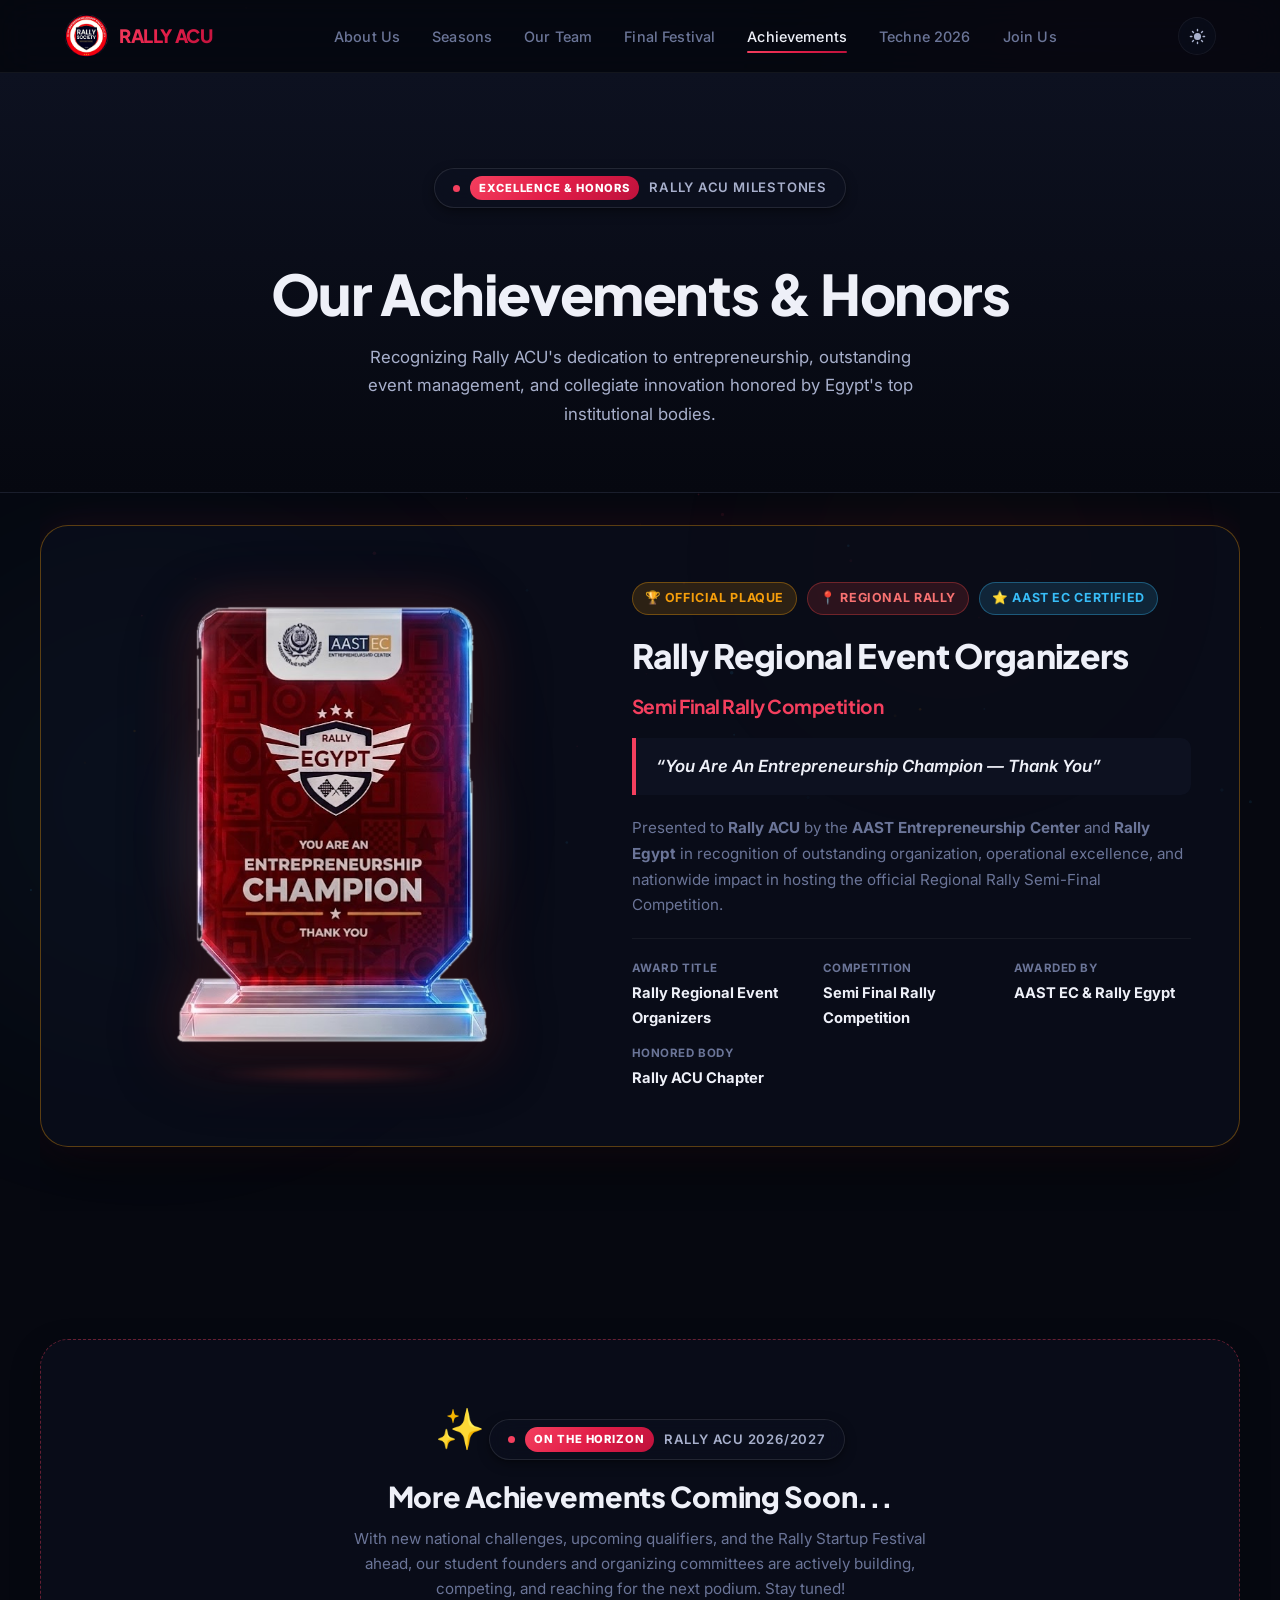
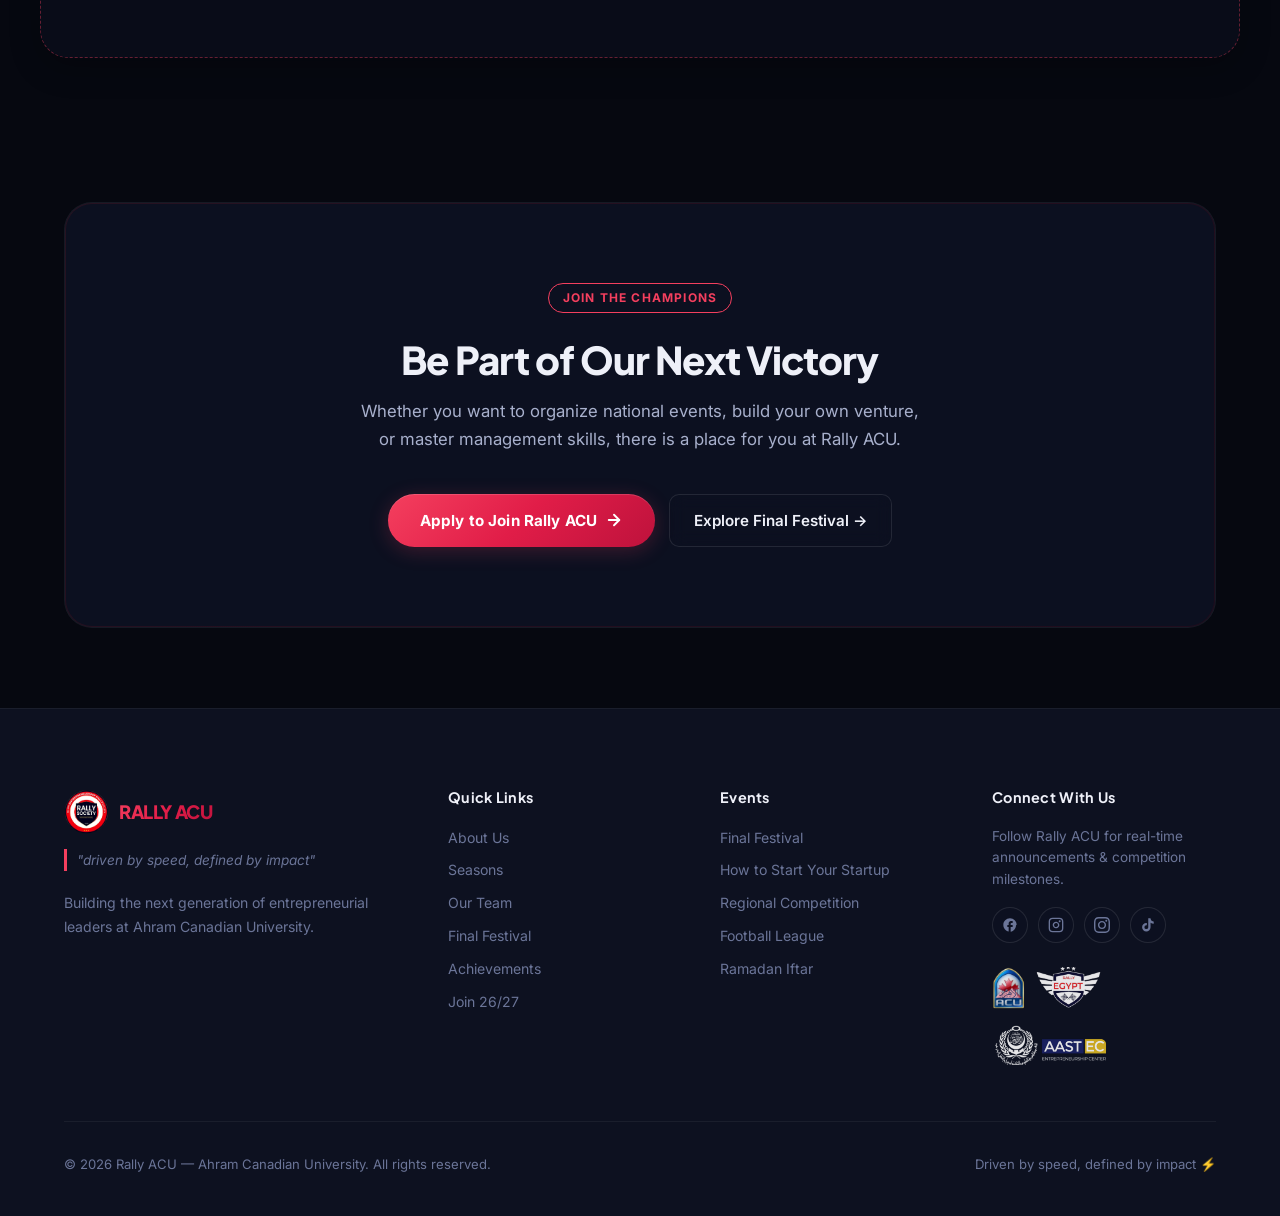
<file: achievements.html>
<!DOCTYPE html>
<html lang="en" data-theme="dark">
<head>
  <meta charset="UTF-8">
  <meta name="viewport" content="width=device-width, initial-scale=1.0">
  <title>Achievements &amp; Honors | Rally ACU</title>
  <meta name="description" content="Discover Rally ACU's official honors and achievements, including the Rally Regional Event Organizers trophy for the Semi Final Rally Competition awarded by AAST EC and Rally Egypt.">
  <meta name="keywords" content="Rally ACU Achievements, Rally Regional Event Organizers, Semi Final Rally Competition, AAST Entrepreneurship Center, Ahram Canadian University, Trophy, Awards">
  <meta name="author" content="Rally ACU">
  <meta property="og:title" content="Achievements &amp; Honors | Rally ACU">
  <meta property="og:description" content="Official recognition and trophies earned by Rally ACU, featuring the Rally Regional Event Organizers award for the Semi Final Rally Competition.">
  <meta property="og:type" content="website">
  <link rel="icon" type="image/png" href="assets/img/logos/rally-main-logo.png">
  <link rel="stylesheet" href="assets/css/style.css">
</head>
<body>

  <!-- Scroll Progress -->
  <div class="scroll-progress-bar" id="scroll-progress" aria-hidden="true"></div>

  <!-- Ambient Particles Canvas -->
  <canvas id="particle-canvas" aria-hidden="true"></canvas>

  <!-- Glow Orbs -->
  <div class="glow-orb orb-1" aria-hidden="true"></div>
  <div class="glow-orb orb-2" aria-hidden="true"></div>
  <div class="glow-orb orb-3" aria-hidden="true"></div>

  <!-- NAV -->
  <header class="main-header" id="main-header">
    <div class="container navbar">
      <a href="index.html" class="logo-container" aria-label="Rally ACU Home">
        <img src="assets/img/logos/rally-main-logo.png" alt="Rally ACU Logo">
        <span class="brand-text">RALLY ACU</span>
      </a>

      <nav aria-label="Main Navigation">
        <ul class="nav-menu" id="nav-menu">
          <li><a href="index.html#about" class="nav-link">About Us</a></li>
          <li><a href="seasons.html" class="nav-link">Seasons</a></li>
          <li><a href="team.html" class="nav-link">Our Team</a></li>
          <li><a href="final-festival.html" class="nav-link">Final Festival</a></li>
          <li><a href="achievements.html" class="nav-link active">Achievements</a></li>
          <li><a href="techne-summit.html" class="nav-link">Techne 2026</a></li>
          <li><a href="index.html#register" class="nav-link">Join Us</a></li>
        </ul>
      </nav>

      <div class="nav-controls">
        <button class="theme-toggle-btn" id="theme-toggle" aria-label="Toggle light and dark mode">
          <svg class="sun-icon" viewBox="0 0 24 24" fill="none" stroke="currentColor" stroke-width="2" stroke-linecap="round" stroke-linejoin="round">
            <circle cx="12" cy="12" r="4"></circle>
            <path d="M12 2v2M12 20v2M4.93 4.93l1.41 1.41M17.66 17.66l1.41 1.41M2 12h2M20 12h2M6.34 17.66l-1.41 1.41M19.07 4.93l-1.41 1.41"></path>
          </svg>
          <svg class="moon-icon" viewBox="0 0 24 24" fill="none" stroke="currentColor" stroke-width="2" stroke-linecap="round" stroke-linejoin="round">
            <path d="M12 3a6 6 0 0 0 9 9 9 0 1 1-9-9Z"></path>
          </svg>
        </button>
        <button class="hamburger" id="hamburger-menu" aria-label="Toggle navigation menu" aria-expanded="false" aria-controls="nav-menu">
          <span></span><span></span><span></span>
        </button>
      </div>
    </div>
  </header>

  <main id="main-content">

    <!-- ═══ PAGE HERO ═══════════════════════════════════ -->
    <section class="page-hero">
      <div class="container">
        <div class="hero-badge" aria-label="Milestones & Excellence">
          <span class="hero-badge-dot"></span>
          <span class="hero-badge-pill">Excellence &amp; Honors</span>
          <span class="hero-badge-text">Rally ACU Milestones</span>
        </div>

        <h1 class="page-hero-title">
          Our Achievements &amp; Honors
        </h1>

        <p class="page-hero-desc">
          Recognizing Rally ACU's dedication to entrepreneurship, outstanding event management, and collegiate innovation honored by Egypt's top institutional bodies.
        </p>
      </div>
    </section>

    <!-- ═══ FEATURED AWARD: RALLY REGIONAL EVENT ORGANIZERS ════════════ -->
    <section class="trophy-spotlight-section container" id="trophy-showcase">
      <div class="trophy-showcase-card spotlight-card reveal">
        
        <!-- Trophy Visual with Ambient Lighting -->
        <div class="trophy-visual-container">
          <div class="trophy-glow-backdrop" aria-hidden="true"></div>
          <div class="trophy-img-wrap">
            <img src="assets/img/rally-trophy.png" alt="Rally Regional Event Organizers Trophy - Semi Final Rally Competition">
          </div>
          <div class="trophy-reflection-plate" aria-hidden="true"></div>
        </div>

        <!-- Award Details & Story -->
        <div class="trophy-details">
          <div class="trophy-meta-pills">
            <span class="trophy-pill pill-gold">🏆 Official Plaque</span>
            <span class="trophy-pill pill-red">📍 Regional Rally</span>
            <span class="trophy-pill pill-cyan">⭐ AAST EC Certified</span>
          </div>

          <h2 class="trophy-award-title">
            Rally Regional Event Organizers
          </h2>
          <h3 class="trophy-award-sub">
            Semi Final Rally Competition
          </h3>

          <div class="trophy-quote-box">
            &ldquo;You Are An Entrepreneurship Champion &mdash; Thank You&rdquo;
          </div>

          <p class="trophy-award-desc">
            Presented to <strong>Rally ACU</strong> by the <strong>AAST Entrepreneurship Center</strong> and <strong>Rally Egypt</strong> in recognition of outstanding organization, operational excellence, and nationwide impact in hosting the official Regional Rally Semi-Final Competition.
          </p>

          <div class="trophy-specs-grid">
            <div class="trophy-spec-item">
              <span class="trophy-spec-label">Award Title</span>
              <span class="trophy-spec-val">Rally Regional Event Organizers</span>
            </div>
            <div class="trophy-spec-item">
              <span class="trophy-spec-label">Competition</span>
              <span class="trophy-spec-val">Semi Final Rally Competition</span>
            </div>
            <div class="trophy-spec-item">
              <span class="trophy-spec-label">Awarded By</span>
              <span class="trophy-spec-val">AAST EC &amp; Rally Egypt</span>
            </div>
            <div class="trophy-spec-item">
              <span class="trophy-spec-label">Honored Body</span>
              <span class="trophy-spec-val">Rally ACU Chapter</span>
            </div>
          </div>
        </div>

      </div>
    </section>

    <!-- ═══ MORE ACHIEVEMENTS COMING SOON ═════════════════ -->
    <section class="section-padding container" id="upcoming-achievements">
      <div class="more-achievements-wrap reveal">
        <div class="more-achievements-icon" aria-hidden="true">✨</div>
        <div class="hero-badge" style="margin: 0 auto 1.25rem auto; width: fit-content;" aria-label="Future Milestones">
          <span class="hero-badge-dot"></span>
          <span class="hero-badge-pill">On The Horizon</span>
          <span class="hero-badge-text">Rally ACU 2026/2027</span>
        </div>
        <h2 class="more-achievements-title">
          More Achievements Coming Soon...
        </h2>
        <p class="more-achievements-desc">
          With new national challenges, upcoming qualifiers, and the Rally Startup Festival ahead, our student founders and organizing committees are actively building, competing, and reaching for the next podium. Stay tuned!
        </p>
      </div>
    </section>

    <!-- ═══ CALL TO ACTION ═════════════════════════════════ -->
    <section class="container reveal" style="margin-bottom: 5rem;">
      <div class="coming-soon" style="margin-top: 2rem;">
        <div class="coming-soon-badge">Join the Champions</div>
        <h3>Be Part of Our Next Victory</h3>
        <p>
          Whether you want to organize national events, build your own venture, or master management skills, there is a place for you at Rally ACU.
        </p>
        <div class="hero-buttons">
          <a href="https://forms.gle/3cfzVsgtwSCeg1kd9" target="_blank" rel="noopener noreferrer" class="btn-primary" style="border-radius: 30px; padding: 14px 32px;">
            Apply to Join Rally ACU
            <svg width="18" height="18" viewBox="0 0 24 24" fill="none" stroke="currentColor" stroke-width="2.5" stroke-linecap="round" stroke-linejoin="round"><line x1="5" y1="12" x2="19" y2="12"></line><polyline points="12 5 19 12 12 19"></polyline></svg>
          </a>
          <a href="final-festival.html" class="btn-outline">
            Explore Final Festival &rarr;
          </a>
        </div>
      </div>
    </section>

  </main>

  <!-- ═══ FOOTER ═════════════════════════════════════════ -->
  <footer class="footer">
    <div class="container">
      <div class="footer-grid">

        <!-- Brand -->
        <div class="footer-brand">
          <a href="index.html" class="logo-container" style="margin-bottom: 14px; display: inline-flex;">
            <img src="assets/img/logos/rally-main-logo.png" alt="Rally Logo">
            <span class="brand-text">RALLY ACU</span>
          </a>
          <p class="footer-brand-tagline">"driven by speed, defined by impact"</p>
          <p class="footer-brand-desc">
            Building the next generation of entrepreneurial leaders at Ahram Canadian University.
          </p>
        </div>

        <!-- Links -->
        <div class="footer-col">
          <h5>Quick Links</h5>
          <ul>
            <li><a href="index.html#about">About Us</a></li>
            <li><a href="seasons.html">Seasons</a></li>
            <li><a href="team.html">Our Team</a></li>
            <li><a href="final-festival.html">Final Festival</a></li>
            <li><a href="achievements.html">Achievements</a></li>
            <li><a href="https://forms.gle/3cfzVsgtwSCeg1kd9" target="_blank">Join 26/27</a></li>
          </ul>
        </div>

        <!-- Events -->
        <div class="footer-col">
          <h5>Events</h5>
          <ul>
            <li><a href="final-festival.html">Final Festival</a></li>
            <li><a href="seasons.html">How to Start Your Startup</a></li>
            <li><a href="seasons.html">Regional Competition</a></li>
            <li><a href="seasons.html">Football League</a></li>
            <li><a href="seasons.html">Ramadan Iftar</a></li>
          </ul>
        </div>

        <!-- Social -->
        <div class="footer-col">
          <h5>Connect With Us</h5>
          <p style="color: var(--text-muted); font-size: 0.85rem; margin-bottom: 1rem; line-height: 1.6;">Follow Rally ACU for real-time announcements &amp; competition milestones.</p>
          <div class="social-row" style="margin-bottom: 1.5rem;">
            <a href="https://www.facebook.com/share/1CrQotw6cx/" target="_blank" rel="noopener noreferrer" class="social-btn" aria-label="Facebook">
              <svg viewBox="0 0 24 24"><path d="M22 12c0-5.52-4.48-10-10-10S2 6.48 2 12c0 4.84 3.44 8.87 8 9.8V15H8v-3h2V9.5C10 7.57 11.57 6 13.5 6H16v3h-2c-.55 0-1 .45-1 1v2h3v3h-3v6.95c4.56-.93 8-4.96 8-9.75z"/></svg>
            </a>
            <a href="https://www.instagram.com/rallystartupfestival/?hl=en" target="_blank" rel="noopener noreferrer" class="social-btn" aria-label="Instagram Festival">
              <svg viewBox="0 0 24 24"><rect x="2" y="2" width="20" height="20" rx="5" ry="5" fill="none" stroke="currentColor" stroke-width="2"></rect><path d="M16 11.37A4 4 0 1 1 12.63 8 4 4 0 0 1 16 11.37z" fill="none" stroke="currentColor" stroke-width="2"></path><circle cx="17.5" cy="6.5" r="1.5" fill="currentColor"></circle></svg>
            </a>
            <a href="https://www.instagram.com/rally.acu?igsh=MWR3c214c2cwdGNkNA==" target="_blank" rel="noopener noreferrer" class="social-btn" aria-label="Instagram Rally ACU">
              <svg viewBox="0 0 24 24"><path d="M12 2.163c3.204 0 3.584.012 4.85.07 3.252.148 4.771 1.691 4.919 4.919.058 1.265.069 1.645.069 4.849 0 3.205-.012 3.584-.069 4.849-.149 3.225-1.664 4.771-4.919 4.919-1.266.058-1.644.07-4.85.07-3.204 0-3.584-.012-4.849-.07-3.26-.149-4.771-1.699-4.919-4.92-.058-1.265-.07-1.644-.07-4.849 0-3.204.013-3.583.07-4.849.149-3.227 1.664-4.771 4.919-4.919 1.266-.057 1.645-.069 4.849-.069zm0-2.163c-3.259 0-3.667.014-4.947.072-4.358.2-6.78 2.618-6.98 6.98-.059 1.281-.073 1.689-.073 4.948 0 3.259.014 3.668.072 4.948.2 4.358 2.618 6.78 6.98 6.98 1.281.058 1.689.072 4.948.072 3.259 0 3.668-.014 4.948-.072 4.354-.2 6.782-2.618 6.979-6.98.059-1.28.073-1.689.073-4.948 0-3.259-.014-3.667-.072-4.947-.196-4.354-2.617-6.78-6.979-6.98-1.281-.059-1.69-.073-4.949-.073zm0 5.838c-3.403 0-6.162 2.759-6.162 6.162s2.759 6.163 6.162 6.163 6.162-2.759 6.162-6.163c0-3.403-2.759-6.162-6.162-6.162zm0 10.162c-2.209 0-4-1.79-4-4 0-2.209 1.791-4 4-4s4 1.791 4 4c0 2.21-1.791 4-4 4zm6.406-11.845c-.796 0-1.441.645-1.441 1.44s.645 1.44 1.441 1.44c.795 0 1.439-.645 1.439-1.44s-.644-1.44-1.439-1.44z"/></svg>
            </a>
            <a href="https://www.tiktok.com/@rally.acu?_r=1&_t=ZS-97e6Ya2uEYp" target="_blank" rel="noopener noreferrer" class="social-btn" aria-label="TikTok">
              <svg viewBox="0 0 24 24"><path d="M19.59 6.69a4.83 4.83 0 01-3.77-4.25V2h-3.45v13.67a2.89 2.89 0 01-2.88 2.5 2.89 2.89 0 01-2.89-2.89 2.89 2.89 0 012.89-2.89c.28 0 .54.04.79.1V9.01a6.28 6.28 0 00-.79-.05 6.34 6.34 0 00-6.34 6.34 6.34 6.34 0 006.34 6.34 6.34 6.34 0 006.33-6.34V8.69a8.18 8.18 0 004.78 1.52V6.75a4.85 4.85 0 01-1.01-.06z"/></svg>
            </a>
          </div>
          <div class="footer-logos">
            <img src="assets/img/logos/acu-logo.png" alt="ACU">
            <img src="assets/img/logos/rally-egypt-logo.png" alt="Rally Egypt">
            <img src="assets/img/logos/aast-ec-logo.png" alt="AAST EC">
          </div>
        </div>
      </div>

      <div class="footer-bottom">
        <span>&copy; 2026 Rally ACU &mdash; Ahram Canadian University. All rights reserved.</span>
        <span>Driven by speed, defined by impact &#x26a1;</span>
      </div>
    </div>
  </footer>

  <!-- Back to top button with circular progress -->
  <button id="back-to-top" class="back-to-top-btn" aria-label="Back to top">
    <svg class="progress-circle" width="48" height="48" viewBox="0 0 100 100">
      <circle cx="50" cy="50" r="40" class="progress-circle-bg"></circle>
      <circle cx="50" cy="50" r="40" class="progress-circle-fill" id="btt-progress-bar"></circle>
    </svg>
    <span class="arrow-up">&uarr;</span>
  </button>

  <script src="assets/js/script.js"></script>
</body>
</html>
</file>
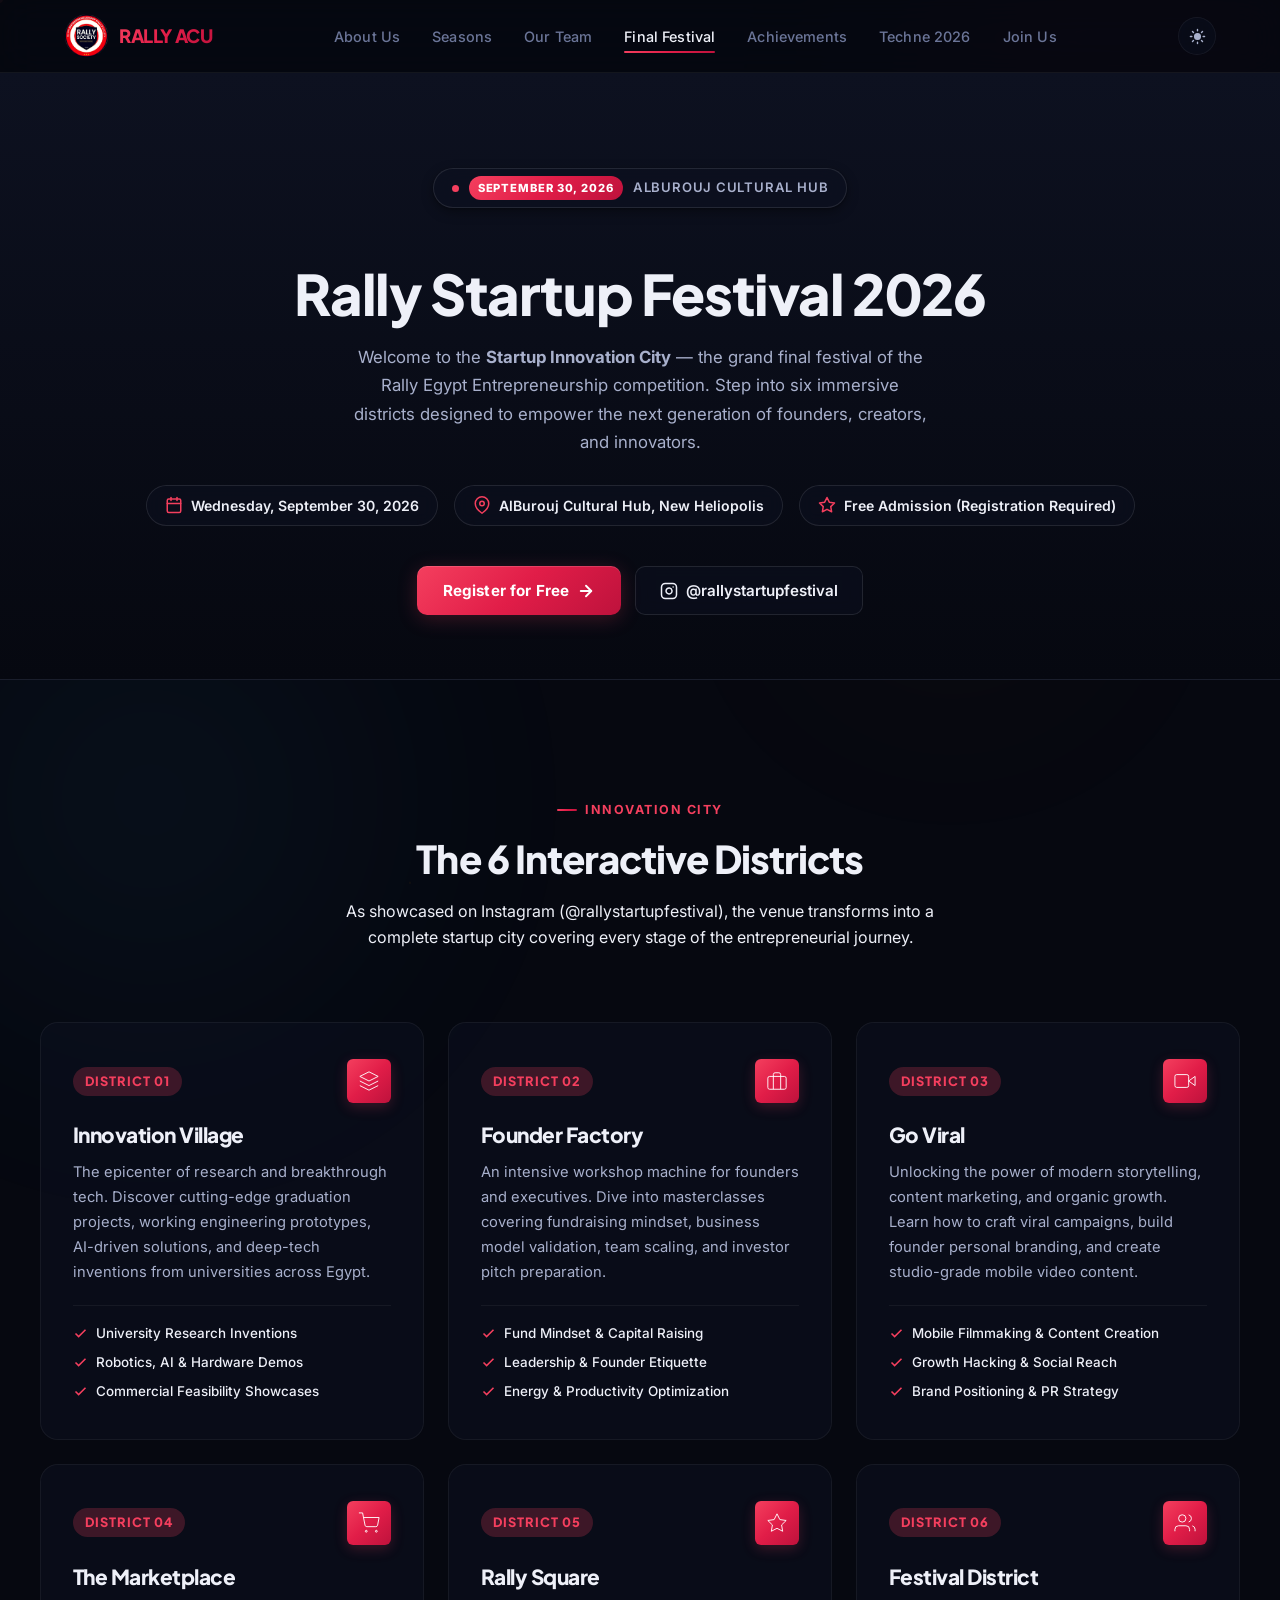
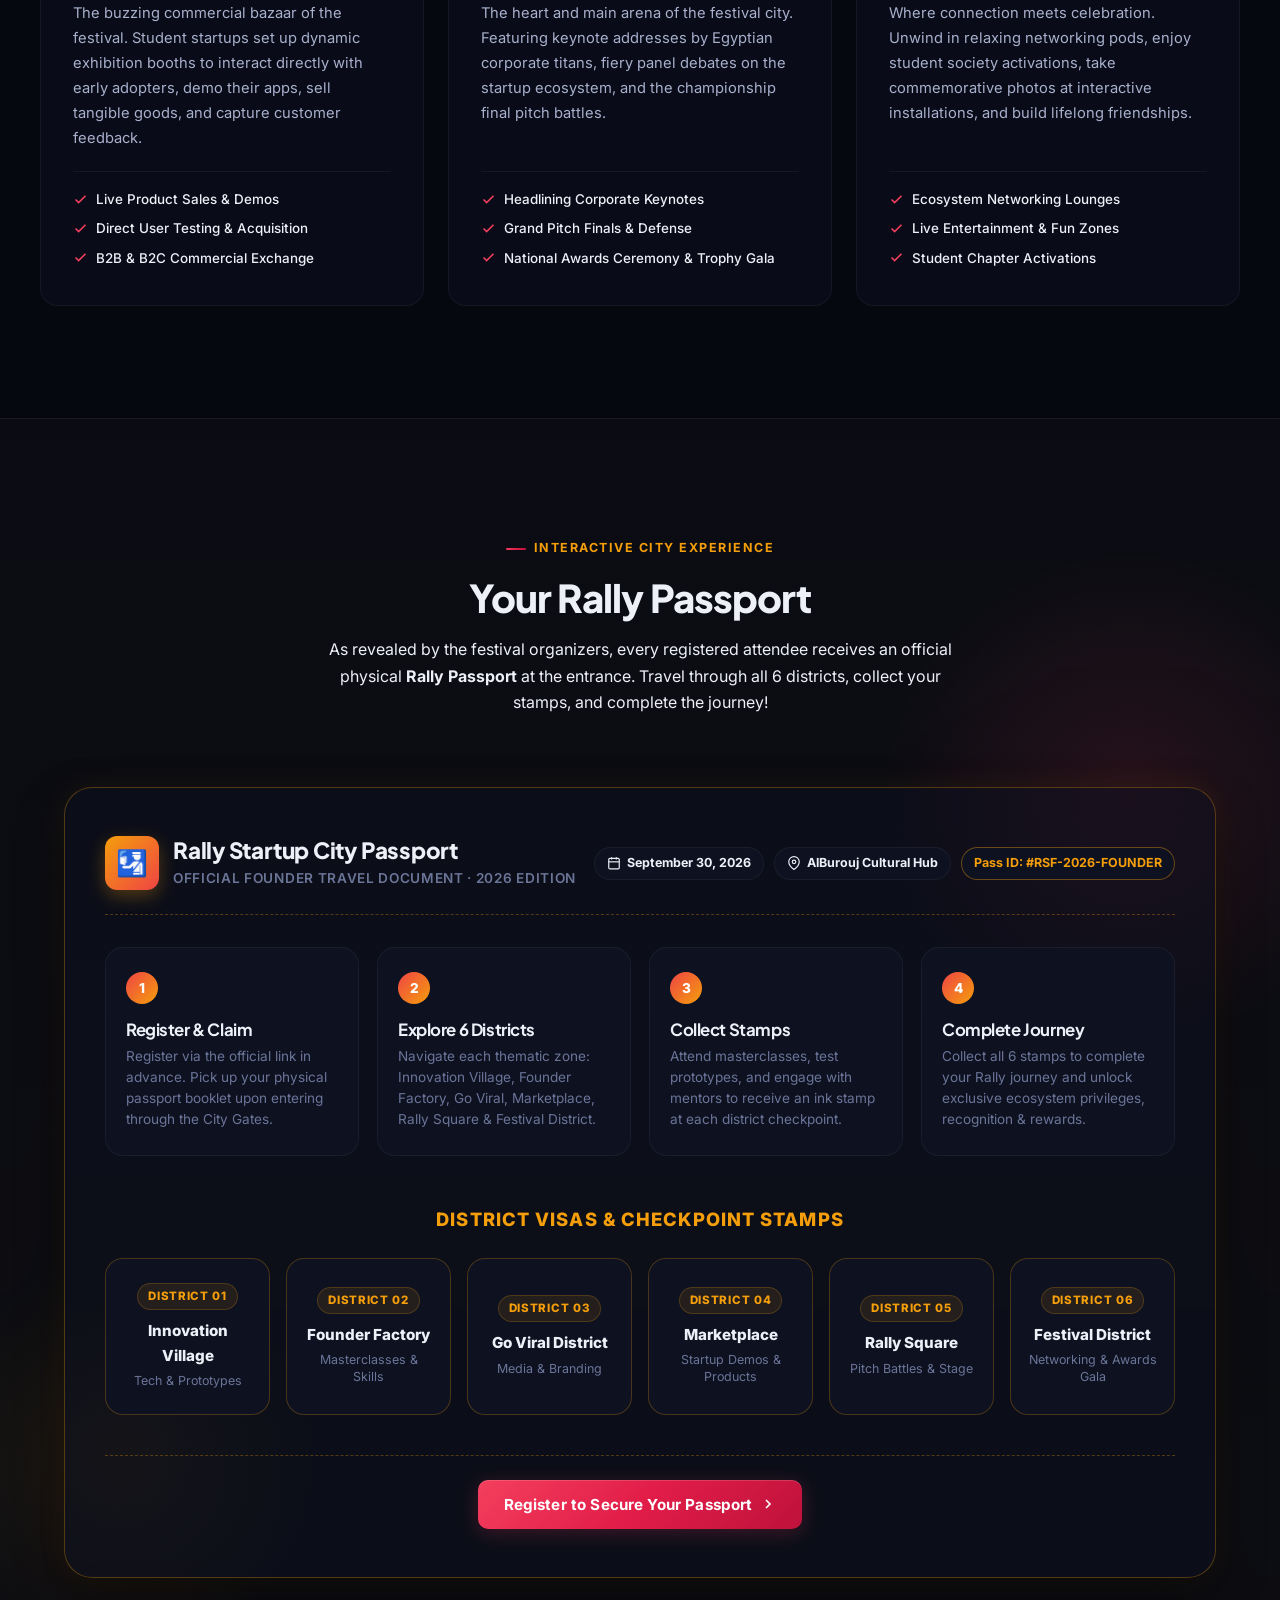
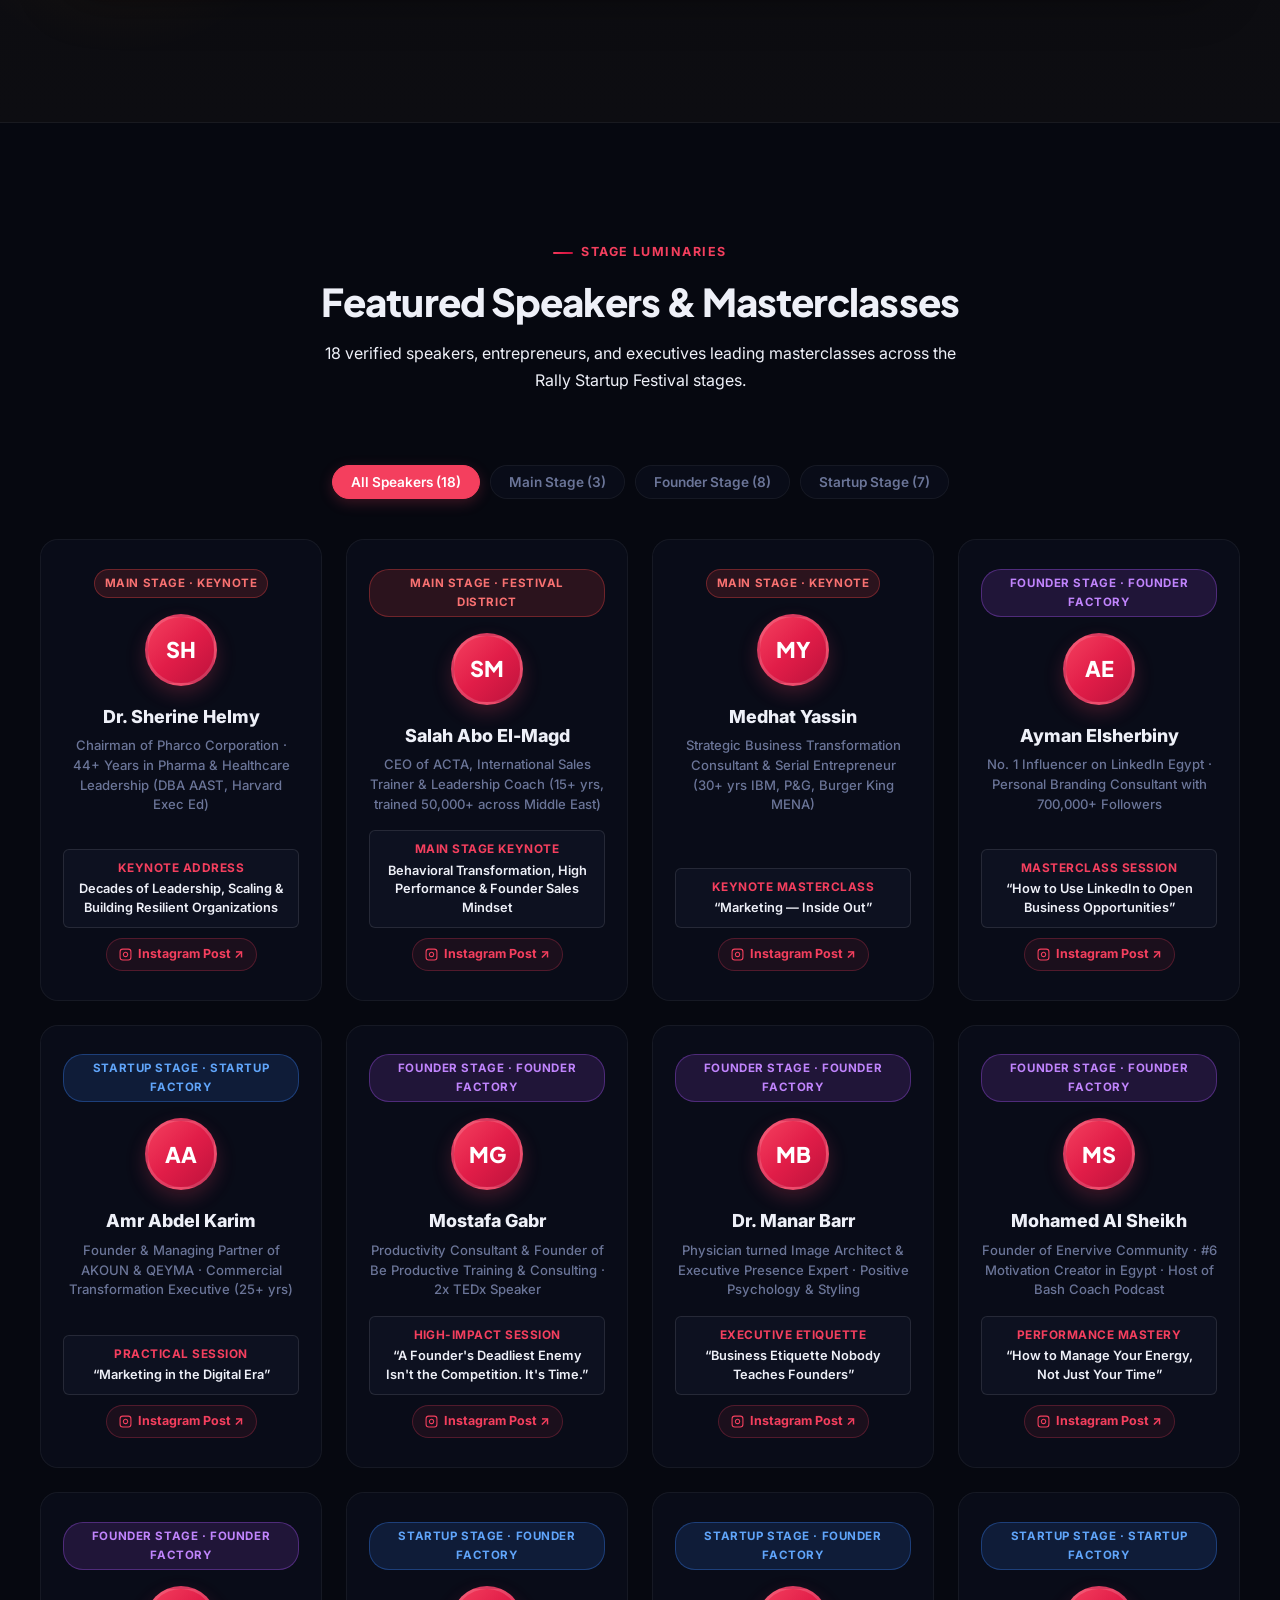
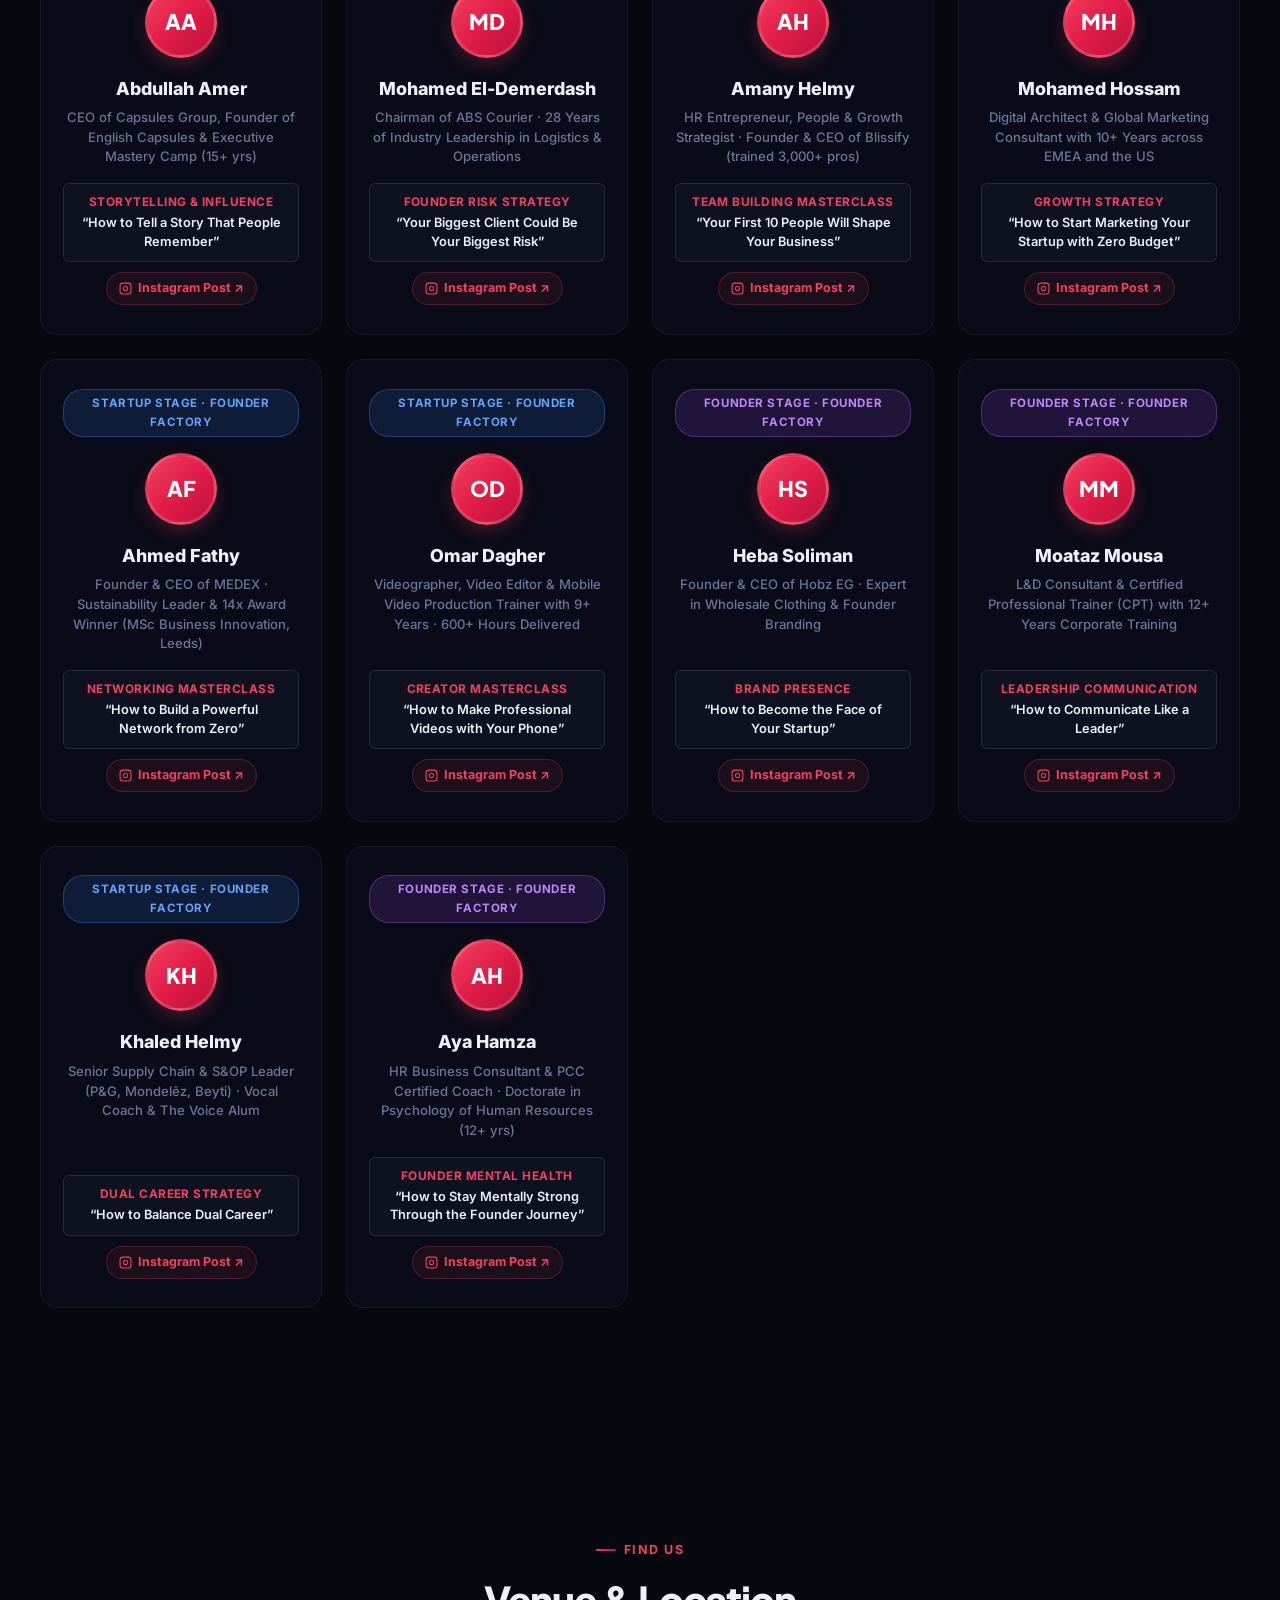
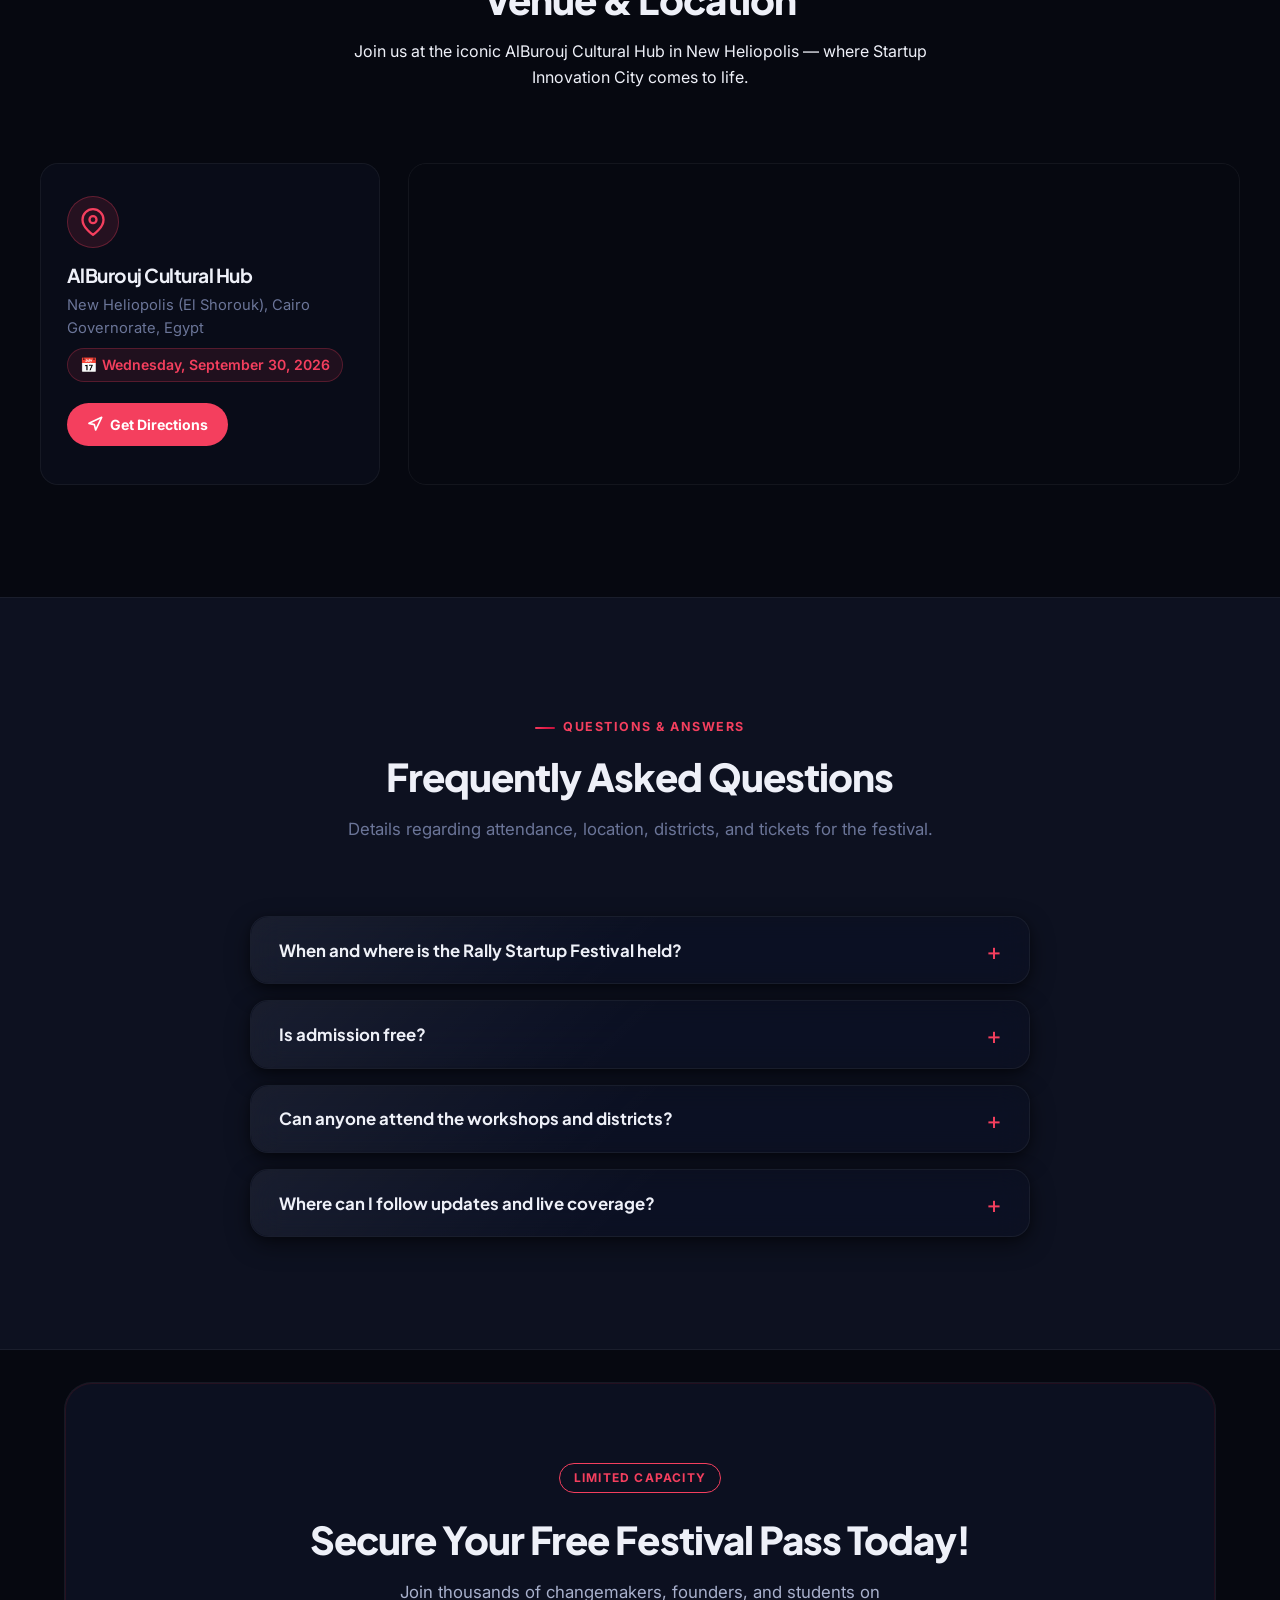
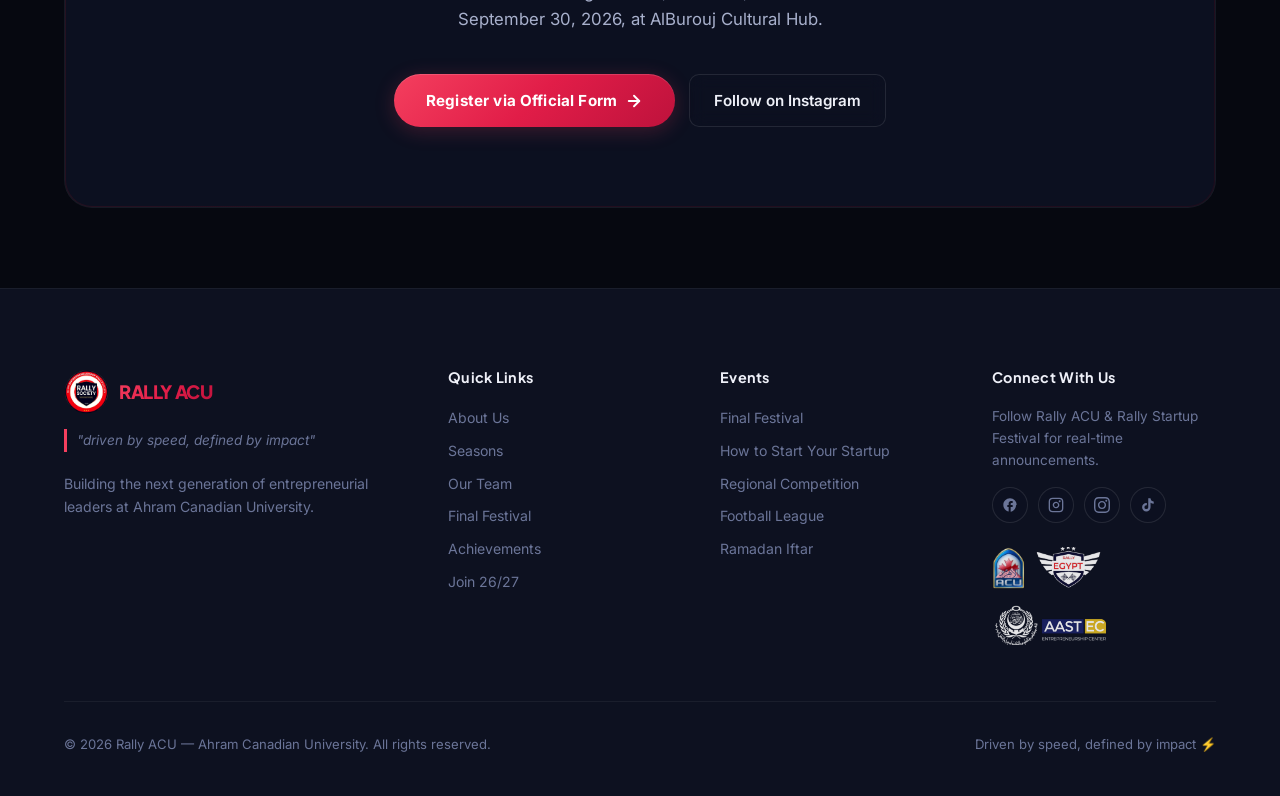
<file: final-festival.html>
<!DOCTYPE html>
<html lang="en" data-theme="dark">
<head>
  <meta charset="UTF-8">
  <meta name="viewport" content="width=device-width, initial-scale=1.0">
  <title>Rally Startup Festival 2026 | Rally ACU</title>
  <meta name="description" content="Official page for the Rally Startup Festival 2026 — the grand final festival and Innovation City held on September 30, 2026, at AlBurouj Cultural Hub, organized with the AAST Entrepreneurship Center and Rally ACU.">
  <meta name="keywords" content="Rally Startup Festival, Final Festival, Rally ACU, AAST Entrepreneurship Center, AlBurouj Cultural Hub, Startup Innovation City, Cairo, Entrepreneurship Egypt, Dr. Sherine Helmy">
  <meta name="author" content="Rally ACU">
  <meta property="og:title" content="Rally Startup Festival 2026 | The Final Festival">
  <meta property="og:description" content="Step into the Innovation City at AlBurouj Cultural Hub on September 30, 2026. 6 districts, 50+ startups, top speakers, and free entry with registration.">
  <meta property="og:type" content="website">
  <link rel="icon" type="image/png" href="assets/img/logos/rally-main-logo.png">
  <link rel="stylesheet" href="assets/css/style.css">
</head>
<body>

  <!-- Scroll Progress -->
  <div class="scroll-progress-bar" id="scroll-progress" aria-hidden="true"></div>

  <!-- Ambient Particles Canvas -->
  <canvas id="particle-canvas" aria-hidden="true"></canvas>

  <!-- Glow Orbs -->
  <div class="glow-orb orb-1" aria-hidden="true"></div>
  <div class="glow-orb orb-2" aria-hidden="true"></div>
  <div class="glow-orb orb-3" aria-hidden="true"></div>

  <!-- NAV -->
  <header class="main-header" id="main-header">
    <div class="container navbar">
      <a href="index.html" class="logo-container" aria-label="Rally ACU Home">
        <img src="assets/img/logos/rally-main-logo.png" alt="Rally ACU Logo">
        <span class="brand-text">RALLY ACU</span>
      </a>

      <nav aria-label="Main Navigation">
        <ul class="nav-menu" id="nav-menu">
          <li><a href="index.html#about" class="nav-link">About Us</a></li>
          <li><a href="seasons.html" class="nav-link">Seasons</a></li>
          <li><a href="team.html" class="nav-link">Our Team</a></li>
          <li><a href="final-festival.html" class="nav-link active">Final Festival</a></li>
          <li><a href="achievements.html" class="nav-link">Achievements</a></li>
          <li><a href="techne-summit.html" class="nav-link">Techne 2026</a></li>
          <li><a href="index.html#register" class="nav-link">Join Us</a></li>
        </ul>
      </nav>

      <div class="nav-controls">
        <button class="theme-toggle-btn" id="theme-toggle" aria-label="Toggle light and dark mode">
          <svg class="sun-icon" viewBox="0 0 24 24" fill="none" stroke="currentColor" stroke-width="2" stroke-linecap="round" stroke-linejoin="round">
            <circle cx="12" cy="12" r="4"></circle>
            <path d="M12 2v2M12 20v2M4.93 4.93l1.41 1.41M17.66 17.66l1.41 1.41M2 12h2M20 12h2M6.34 17.66l-1.41 1.41M19.07 4.93l-1.41 1.41"></path>
          </svg>
          <svg class="moon-icon" viewBox="0 0 24 24" fill="none" stroke="currentColor" stroke-width="2" stroke-linecap="round" stroke-linejoin="round">
            <path d="M12 3a6 6 0 0 0 9 9 9 9 0 1 1-9-9Z"></path>
          </svg>
        </button>
        <button class="hamburger" id="hamburger-menu" aria-label="Toggle navigation menu" aria-expanded="false" aria-controls="nav-menu">
          <span></span><span></span><span></span>
        </button>
      </div>
    </div>
  </header>

  <main id="main-content">

    <!-- ═══ PAGE HERO ═══════════════════════════════════ -->
    <section class="page-hero">
      <div class="container">
        <div class="hero-badge" aria-label="Grand Finale Event">
          <span class="hero-badge-dot"></span>
          <span class="hero-badge-pill">September 30, 2026</span>
          <span class="hero-badge-text">AlBurouj Cultural Hub</span>
        </div>

        <h1 class="page-hero-title">
          Rally Startup Festival 2026
        </h1>

        <p class="page-hero-desc">
          Welcome to the <strong>Startup Innovation City</strong> — the grand final festival of the Rally Egypt Entrepreneurship competition. Step into six immersive districts designed to empower the next generation of founders, creators, and innovators.
        </p>

        <!-- Festival Meta Pills -->
        <div class="festival-hero-meta">
          <div class="festival-pill">
            <svg width="18" height="18" viewBox="0 0 24 24" fill="none" stroke="currentColor" stroke-width="2" stroke-linecap="round" stroke-linejoin="round"><rect x="3" y="4" width="18" height="18" rx="2" ry="2"></rect><line x1="16" y1="2" x2="16" y2="6"></line><line x1="8" y1="2" x2="8" y2="6"></line><line x1="3" y1="10" x2="21" y2="10"></line></svg>
            <span>Wednesday, September 30, 2026</span>
          </div>
          <div class="festival-pill">
            <svg width="18" height="18" viewBox="0 0 24 24" fill="none" stroke="currentColor" stroke-width="2" stroke-linecap="round" stroke-linejoin="round"><path d="M21 10c0 7-9 13-9 13s-9-6-9-13a9 9 0 0 1 18 0z"></path><circle cx="12" cy="10" r="3"></circle></svg>
            <span>AlBurouj Cultural Hub, New Heliopolis</span>
          </div>
          <div class="festival-pill">
            <svg width="18" height="18" viewBox="0 0 24 24" fill="none" stroke="currentColor" stroke-width="2" stroke-linecap="round" stroke-linejoin="round"><polygon points="12 2 15.09 8.26 22 9.27 17 14.14 18.18 21.02 12 17.77 5.82 21.02 7 14.14 2 9.27 8.91 8.26 12 2"></polygon></svg>
            <span>Free Admission (Registration Required)</span>
          </div>
        </div>

        <div class="hero-buttons">
          <a href="https://forms.gle/kqRmgGmAv3vtH2qd8" target="_blank" rel="noopener noreferrer" class="btn-primary" id="btn-festival-register">
            Register for Free
            <svg width="18" height="18" viewBox="0 0 24 24" fill="none" stroke="currentColor" stroke-width="2.5" stroke-linecap="round" stroke-linejoin="round"><line x1="5" y1="12" x2="19" y2="12"></line><polyline points="12 5 19 12 12 19"></polyline></svg>
          </a>
          <a href="https://www.instagram.com/rallystartupfestival/?hl=en" target="_blank" rel="noopener noreferrer" class="btn-outline" style="display: inline-flex; align-items: center; gap: 8px;">
            <svg width="18" height="18" viewBox="0 0 24 24" fill="none" stroke="currentColor" stroke-width="2" stroke-linecap="round" stroke-linejoin="round"><rect x="2" y="2" width="20" height="20" rx="5" ry="5"></rect><path d="M16 11.37A4 4 0 1 1 12.63 8 4 4 0 0 1 16 11.37z"></path><line x1="17.5" y1="6.5" x2="17.51" y2="6.5"></line></svg>
            @rallystartupfestival
          </a>
        </div>
      </div>
    </section>



    <!-- ═══ THE 6 DISTRICTS OF INNOVATION CITY ═════════════ -->
    <section class="section-padding container" id="districts">
      <div class="section-header text-center">
        <span class="section-tag" style="justify-content: center;">Innovation City</span>
        <h2 class="section-title reveal">The 6 Interactive Districts</h2>
        <p class="section-subtitle reveal">
          As showcased on Instagram (@rallystartupfestival), the venue transforms into a complete startup city covering every stage of the entrepreneurial journey.
        </p>
      </div>

      <div class="district-grid reveal">

        <!-- District 1 -->
        <div class="district-card spotlight-card">
          <div class="district-header">
            <span class="district-num">District 01</span>
            <div class="district-icon-wrap">
              <svg viewBox="0 0 24 24"><path d="M12 2L2 7l10 5 10-5-10-5zM2 17l10 5 10-5M2 12l10 5 10-5"></path></svg>
            </div>
          </div>
          <h3>Innovation Village</h3>
          <p>
            The epicenter of research and breakthrough tech. Discover cutting-edge graduation projects, working engineering prototypes, AI-driven solutions, and deep-tech inventions from universities across Egypt.
          </p>
          <ul class="district-highlights">
            <li><svg width="15" height="15" viewBox="0 0 24 24" fill="none" stroke="currentColor" stroke-width="2.5"><polyline points="20 6 9 17 4 12"></polyline></svg>University Research Inventions</li>
            <li><svg width="15" height="15" viewBox="0 0 24 24" fill="none" stroke="currentColor" stroke-width="2.5"><polyline points="20 6 9 17 4 12"></polyline></svg>Robotics, AI &amp; Hardware Demos</li>
            <li><svg width="15" height="15" viewBox="0 0 24 24" fill="none" stroke="currentColor" stroke-width="2.5"><polyline points="20 6 9 17 4 12"></polyline></svg>Commercial Feasibility Showcases</li>
          </ul>
        </div>

        <!-- District 2 -->
        <div class="district-card spotlight-card">
          <div class="district-header">
            <span class="district-num">District 02</span>
            <div class="district-icon-wrap">
              <svg viewBox="0 0 24 24"><rect x="2" y="7" width="20" height="14" rx="2" ry="2"></rect><path d="M16 21V5a2 2 0 0 0-2-2h-4a2 2 0 0 0-2 2v16"></path></svg>
            </div>
          </div>
          <h3>Founder Factory</h3>
          <p>
            An intensive workshop machine for founders and executives. Dive into masterclasses covering fundraising mindset, business model validation, team scaling, and investor pitch preparation.
          </p>
          <ul class="district-highlights">
            <li><svg width="15" height="15" viewBox="0 0 24 24" fill="none" stroke="currentColor" stroke-width="2.5"><polyline points="20 6 9 17 4 12"></polyline></svg>Fund Mindset &amp; Capital Raising</li>
            <li><svg width="15" height="15" viewBox="0 0 24 24" fill="none" stroke="currentColor" stroke-width="2.5"><polyline points="20 6 9 17 4 12"></polyline></svg>Leadership &amp; Founder Etiquette</li>
            <li><svg width="15" height="15" viewBox="0 0 24 24" fill="none" stroke="currentColor" stroke-width="2.5"><polyline points="20 6 9 17 4 12"></polyline></svg>Energy &amp; Productivity Optimization</li>
          </ul>
        </div>

        <!-- District 3 -->
        <div class="district-card spotlight-card">
          <div class="district-header">
            <span class="district-num">District 03</span>
            <div class="district-icon-wrap">
              <svg viewBox="0 0 24 24"><polygon points="23 7 16 12 23 17 23 7"></polygon><rect x="1" y="5" width="15" height="14" rx="2" ry="2"></rect></svg>
            </div>
          </div>
          <h3>Go Viral</h3>
          <p>
            Unlocking the power of modern storytelling, content marketing, and organic growth. Learn how to craft viral campaigns, build founder personal branding, and create studio-grade mobile video content.
          </p>
          <ul class="district-highlights">
            <li><svg width="15" height="15" viewBox="0 0 24 24" fill="none" stroke="currentColor" stroke-width="2.5"><polyline points="20 6 9 17 4 12"></polyline></svg>Mobile Filmmaking &amp; Content Creation</li>
            <li><svg width="15" height="15" viewBox="0 0 24 24" fill="none" stroke="currentColor" stroke-width="2.5"><polyline points="20 6 9 17 4 12"></polyline></svg>Growth Hacking &amp; Social Reach</li>
            <li><svg width="15" height="15" viewBox="0 0 24 24" fill="none" stroke="currentColor" stroke-width="2.5"><polyline points="20 6 9 17 4 12"></polyline></svg>Brand Positioning &amp; PR Strategy</li>
          </ul>
        </div>

        <!-- District 4 -->
        <div class="district-card spotlight-card">
          <div class="district-header">
            <span class="district-num">District 04</span>
            <div class="district-icon-wrap">
              <svg viewBox="0 0 24 24"><circle cx="9" cy="21" r="1"></circle><circle cx="20" cy="21" r="1"></circle><path d="M1 1h4l2.68 13.39a2 2 0 0 0 2 1.61h9.72a2 2 0 0 0 2-1.61L23 6H6"></path></svg>
            </div>
          </div>
          <h3>The Marketplace</h3>
          <p>
            The buzzing commercial bazaar of the festival. Student startups set up dynamic exhibition booths to interact directly with early adopters, demo their apps, sell tangible goods, and capture customer feedback.
          </p>
          <ul class="district-highlights">
            <li><svg width="15" height="15" viewBox="0 0 24 24" fill="none" stroke="currentColor" stroke-width="2.5"><polyline points="20 6 9 17 4 12"></polyline></svg>Live Product Sales &amp; Demos</li>
            <li><svg width="15" height="15" viewBox="0 0 24 24" fill="none" stroke="currentColor" stroke-width="2.5"><polyline points="20 6 9 17 4 12"></polyline></svg>Direct User Testing &amp; Acquisition</li>
            <li><svg width="15" height="15" viewBox="0 0 24 24" fill="none" stroke="currentColor" stroke-width="2.5"><polyline points="20 6 9 17 4 12"></polyline></svg>B2B &amp; B2C Commercial Exchange</li>
          </ul>
        </div>

        <!-- District 5 -->
        <div class="district-card spotlight-card">
          <div class="district-header">
            <span class="district-num">District 05</span>
            <div class="district-icon-wrap">
              <svg viewBox="0 0 24 24"><polygon points="12 2 15.09 8.26 22 9.27 17 14.14 18.18 21.02 12 17.77 5.82 21.02 7 14.14 2 9.27 8.91 8.26 12 2"></polygon></svg>
            </div>
          </div>
          <h3>Rally Square</h3>
          <p>
            The heart and main arena of the festival city. Featuring keynote addresses by Egyptian corporate titans, fiery panel debates on the startup ecosystem, and the championship final pitch battles.
          </p>
          <ul class="district-highlights">
            <li><svg width="15" height="15" viewBox="0 0 24 24" fill="none" stroke="currentColor" stroke-width="2.5"><polyline points="20 6 9 17 4 12"></polyline></svg>Headlining Corporate Keynotes</li>
            <li><svg width="15" height="15" viewBox="0 0 24 24" fill="none" stroke="currentColor" stroke-width="2.5"><polyline points="20 6 9 17 4 12"></polyline></svg>Grand Pitch Finals &amp; Defense</li>
            <li><svg width="15" height="15" viewBox="0 0 24 24" fill="none" stroke="currentColor" stroke-width="2.5"><polyline points="20 6 9 17 4 12"></polyline></svg>National Awards Ceremony &amp; Trophy Gala</li>
          </ul>
        </div>

        <!-- District 6 -->
        <div class="district-card spotlight-card">
          <div class="district-header">
            <span class="district-num">District 06</span>
            <div class="district-icon-wrap">
              <svg viewBox="0 0 24 24"><path d="M17 21v-2a4 4 0 0 0-4-4H5a4 4 0 0 0-4 4v2"></path><circle cx="9" cy="7" r="4"></circle><path d="M23 21v-2a4 4 0 0 0-3-3.87"></path><path d="M16 3.13a4 4 0 0 1 0 7.75"></path></svg>
            </div>
          </div>
          <h3>Festival District</h3>
          <p>
            Where connection meets celebration. Unwind in relaxing networking pods, enjoy student society activations, take commemorative photos at interactive installations, and build lifelong friendships.
          </p>
          <ul class="district-highlights">
            <li><svg width="15" height="15" viewBox="0 0 24 24" fill="none" stroke="currentColor" stroke-width="2.5"><polyline points="20 6 9 17 4 12"></polyline></svg>Ecosystem Networking Lounges</li>
            <li><svg width="15" height="15" viewBox="0 0 24 24" fill="none" stroke="currentColor" stroke-width="2.5"><polyline points="20 6 9 17 4 12"></polyline></svg>Live Entertainment &amp; Fun Zones</li>
            <li><svg width="15" height="15" viewBox="0 0 24 24" fill="none" stroke="currentColor" stroke-width="2.5"><polyline points="20 6 9 17 4 12"></polyline></svg>Student Chapter Activations</li>
          </ul>
        </div>

      </div>
    </section>

    <!-- ═══ RALLY PASSPORT EXPERIENCE (INNOVATION CITY QUEST) ════════ -->
    <section class="section-padding passport-section-wrapper" id="passport">
      <div class="passport-bg-glow" aria-hidden="true"></div>
      <div class="passport-bg-glow-2" aria-hidden="true"></div>

      <div class="container">
        <div class="section-header text-center">
          <span class="section-tag" style="justify-content: center; border-color: rgba(245, 158, 11, 0.4); color: #f59e0b;">Interactive City Experience</span>
          <h2 class="section-title reveal">Your Rally Passport</h2>
          <p class="section-subtitle reveal">
            As revealed by the festival organizers, every registered attendee receives an official physical <strong>Rally Passport</strong> at the entrance. Travel through all 6 districts, collect your stamps, and complete the journey!
          </p>
        </div>

        <!-- Passport Booklet Card -->
        <div class="passport-booklet-card reveal">
          
          <!-- Passport Header Meta -->
          <div class="passport-header-bar">
            <div class="passport-title-wrap">
              <div class="passport-emblem">🛂</div>
              <div>
                <h3>Rally Startup City Passport</h3>
                <span>Official Founder Travel Document &middot; 2026 Edition</span>
              </div>
            </div>
            <div class="passport-meta-tags">
              <span class="passport-tag">
                <svg width="14" height="14" viewBox="0 0 24 24" fill="none" stroke="currentColor" stroke-width="2"><rect x="3" y="4" width="18" height="18" rx="2" ry="2"></rect><line x1="16" y1="2" x2="16" y2="6"></line><line x1="8" y1="2" x2="8" y2="6"></line><line x1="3" y1="10" x2="21" y2="10"></line></svg>
                September 30, 2026
              </span>
              <span class="passport-tag">
                <svg width="14" height="14" viewBox="0 0 24 24" fill="none" stroke="currentColor" stroke-width="2"><path d="M21 10c0 7-9 13-9 13s-9-6-9-13a9 9 0 0 1 18 0z"></path><circle cx="12" cy="10" r="3"></circle></svg>
                AlBurouj Cultural Hub
              </span>
              <span class="passport-tag" style="border-color: rgba(245, 158, 11, 0.4); color: #f59e0b;">
                Pass ID: #RSF-2026-FOUNDER
              </span>
            </div>
          </div>

          <!-- 4-Step Journey Roadmap -->
          <div class="passport-steps-grid">
            <div class="passport-step-box spotlight-card">
              <div class="passport-step-num">1</div>
              <h4>Register &amp; Claim</h4>
              <p>Register via the official link in advance. Pick up your physical passport booklet upon entering through the City Gates.</p>
            </div>

            <div class="passport-step-box spotlight-card">
              <div class="passport-step-num">2</div>
              <h4>Explore 6 Districts</h4>
              <p>Navigate each thematic zone: Innovation Village, Founder Factory, Go Viral, Marketplace, Rally Square &amp; Festival District.</p>
            </div>

            <div class="passport-step-box spotlight-card">
              <div class="passport-step-num">3</div>
              <h4>Collect Stamps</h4>
              <p>Attend masterclasses, test prototypes, and engage with mentors to receive an ink stamp at each district checkpoint.</p>
            </div>

            <div class="passport-step-box spotlight-card">
              <div class="passport-step-num">4</div>
              <h4>Complete Journey</h4>
              <p>Collect all 6 stamps to complete your Rally journey and unlock exclusive ecosystem privileges, recognition &amp; rewards.</p>
            </div>
          </div>

          <!-- 6 District Passport Stamps Collector Showcase -->
          <div class="passport-stamps-title">
            <span>District Visas &amp; Checkpoint Stamps</span>
          </div>

          <div class="passport-stamps-grid">
            
            <div class="stamp-card">
              <div class="stamp-district-badge">District 01</div>
              <div class="stamp-name">Innovation Village</div>
              <p class="stamp-desc">Tech &amp; Prototypes</p>
            </div>

            <div class="stamp-card">
              <div class="stamp-district-badge">District 02</div>
              <div class="stamp-name">Founder Factory</div>
              <p class="stamp-desc">Masterclasses &amp; Skills</p>
            </div>

            <div class="stamp-card">
              <div class="stamp-district-badge">District 03</div>
              <div class="stamp-name">Go Viral District</div>
              <p class="stamp-desc">Media &amp; Branding</p>
            </div>

            <div class="stamp-card">
              <div class="stamp-district-badge">District 04</div>
              <div class="stamp-name">Marketplace</div>
              <p class="stamp-desc">Startup Demos &amp; Products</p>
            </div>

            <div class="stamp-card">
              <div class="stamp-district-badge">District 05</div>
              <div class="stamp-name">Rally Square</div>
              <p class="stamp-desc">Pitch Battles &amp; Stage</p>
            </div>

            <div class="stamp-card">
              <div class="stamp-district-badge">District 06</div>
              <div class="stamp-name">Festival District</div>
              <p class="stamp-desc">Networking &amp; Awards Gala</p>
            </div>

          </div>

          <!-- Passport Bottom CTA Link -->
          <div class="passport-cta-row">
            <a href="https://forms.gle/kqRmgGmAv3vtH2qd8" target="_blank" rel="noopener noreferrer" class="btn-primary" style="display: inline-flex; align-items: center; gap: 8px;">
              Register to Secure Your Passport
              <svg width="16" height="16" viewBox="0 0 24 24" fill="none" stroke="currentColor" stroke-width="2.5"><polyline points="9 18 15 12 9 6"></polyline></svg>
            </a>
          </div>

        </div>
      </div>
    </section>

    <!-- ═══ FEATURED SPEAKERS & SESSIONS ═══════════════════ -->
    <section class="section-padding container" id="speakers">
      <div class="section-header text-center">
        <span class="section-tag" style="justify-content: center;">Stage Luminaries</span>
        <h2 class="section-title reveal">Featured Speakers &amp; Masterclasses</h2>
        <p class="section-subtitle reveal">
          18 verified speakers, entrepreneurs, and executives leading masterclasses across the Rally Startup Festival stages.
        </p>
      </div>

      <!-- Stage Filter Tabs -->
      <div class="speakers-filter-bar reveal">
        <button class="speaker-filter-btn active" data-stage-filter="all">All Speakers (18)</button>
        <button class="speaker-filter-btn" data-stage-filter="main">Main Stage (3)</button>
        <button class="speaker-filter-btn" data-stage-filter="founder">Founder Stage (8)</button>
        <button class="speaker-filter-btn" data-stage-filter="startup">Startup Stage (7)</button>
      </div>

      <div class="speakers-grid reveal">

        <!-- Speaker 1: Dr. Sherine Helmy -->
        <div class="speaker-card spotlight-card" data-stage="main">
          <span class="speaker-stage-tag stage-main">Main Stage &middot; Keynote</span>
          <div class="speaker-avatar-circle">SH</div>
          <div class="speaker-name">Dr. Sherine Helmy</div>
          <div class="speaker-role">Chairman of Pharco Corporation &middot; 44+ Years in Pharma &amp; Healthcare Leadership (DBA AAST, Harvard Exec Ed)</div>
          <div class="speaker-session-pill">
            <strong>Keynote Address</strong>
            Decades of Leadership, Scaling &amp; Building Resilient Organizations
          </div>
          <a href="https://www.instagram.com/p/DdRJn4fK00d/?hl=en" target="_blank" rel="noopener noreferrer" class="speaker-post-btn">
            <svg width="13" height="13" viewBox="0 0 24 24" fill="none" stroke="currentColor" stroke-width="2"><rect x="2" y="2" width="20" height="20" rx="5" ry="5"></rect><path d="M16 11.37A4 4 0 1 1 12.63 8 4 4 0 0 1 16 11.37z"></path></svg>
            Instagram Post &nearr;
          </a>
        </div>

        <!-- Speaker 2: Salah Abo El Magd -->
        <div class="speaker-card spotlight-card" data-stage="main">
          <span class="speaker-stage-tag stage-main">Main Stage &middot; Festival District</span>
          <div class="speaker-avatar-circle">SM</div>
          <div class="speaker-name">Salah Abo El-Magd</div>
          <div class="speaker-role">CEO of ACTA, International Sales Trainer &amp; Leadership Coach (15+ yrs, trained 50,000+ across Middle East)</div>
          <div class="speaker-session-pill">
            <strong>Main Stage Keynote</strong>
            Behavioral Transformation, High Performance &amp; Founder Sales Mindset
          </div>
          <a href="https://www.instagram.com/p/DdYuBlxM5gX/?hl=en" target="_blank" rel="noopener noreferrer" class="speaker-post-btn">
            <svg width="13" height="13" viewBox="0 0 24 24" fill="none" stroke="currentColor" stroke-width="2"><rect x="2" y="2" width="20" height="20" rx="5" ry="5"></rect><path d="M16 11.37A4 4 0 1 1 12.63 8 4 4 0 0 1 16 11.37z"></path></svg>
            Instagram Post &nearr;
          </a>
        </div>

        <!-- Speaker 3: Medhat Yassin -->
        <div class="speaker-card spotlight-card" data-stage="main">
          <span class="speaker-stage-tag stage-main">Main Stage &middot; Keynote</span>
          <div class="speaker-avatar-circle">MY</div>
          <div class="speaker-name">Medhat Yassin</div>
          <div class="speaker-role">Strategic Business Transformation Consultant &amp; Serial Entrepreneur (30+ yrs IBM, P&amp;G, Burger King MENA)</div>
          <div class="speaker-session-pill">
            <strong>Keynote Masterclass</strong>
            &ldquo;Marketing &mdash; Inside Out&rdquo;
          </div>
          <a href="https://www.instagram.com/p/DdPRRtaiq2H/?hl=en" target="_blank" rel="noopener noreferrer" class="speaker-post-btn">
            <svg width="13" height="13" viewBox="0 0 24 24" fill="none" stroke="currentColor" stroke-width="2"><rect x="2" y="2" width="20" height="20" rx="5" ry="5"></rect><path d="M16 11.37A4 4 0 1 1 12.63 8 4 4 0 0 1 16 11.37z"></path></svg>
            Instagram Post &nearr;
          </a>
        </div>

        <!-- Speaker 4: Ayman Elsherbiny -->
        <div class="speaker-card spotlight-card" data-stage="founder">
          <span class="speaker-stage-tag stage-founder">Founder Stage &middot; Founder Factory</span>
          <div class="speaker-avatar-circle">AE</div>
          <div class="speaker-name">Ayman Elsherbiny</div>
          <div class="speaker-role">No. 1 Influencer on LinkedIn Egypt &middot; Personal Branding Consultant with 700,000+ Followers</div>
          <div class="speaker-session-pill">
            <strong>Masterclass Session</strong>
            &ldquo;How to Use LinkedIn to Open Business Opportunities&rdquo;
          </div>
          <a href="https://www.instagram.com/p/DdeUyNdMhOQ/?hl=en" target="_blank" rel="noopener noreferrer" class="speaker-post-btn">
            <svg width="13" height="13" viewBox="0 0 24 24" fill="none" stroke="currentColor" stroke-width="2"><rect x="2" y="2" width="20" height="20" rx="5" ry="5"></rect><path d="M16 11.37A4 4 0 1 1 12.63 8 4 4 0 0 1 16 11.37z"></path></svg>
            Instagram Post &nearr;
          </a>
        </div>

        <!-- Speaker 5: Amr Abdel Karim -->
        <div class="speaker-card spotlight-card" data-stage="startup">
          <span class="speaker-stage-tag stage-startup">Startup Stage &middot; Startup Factory</span>
          <div class="speaker-avatar-circle">AA</div>
          <div class="speaker-name">Amr Abdel Karim</div>
          <div class="speaker-role">Founder &amp; Managing Partner of AKOUN &amp; QEYMA &middot; Commercial Transformation Executive (25+ yrs)</div>
          <div class="speaker-session-pill">
            <strong>Practical Session</strong>
            &ldquo;Marketing in the Digital Era&rdquo;
          </div>
          <a href="https://www.instagram.com/p/DdeuCj4MfP2/?hl=en" target="_blank" rel="noopener noreferrer" class="speaker-post-btn">
            <svg width="13" height="13" viewBox="0 0 24 24" fill="none" stroke="currentColor" stroke-width="2"><rect x="2" y="2" width="20" height="20" rx="5" ry="5"></rect><path d="M16 11.37A4 4 0 1 1 12.63 8 4 4 0 0 1 16 11.37z"></path></svg>
            Instagram Post &nearr;
          </a>
        </div>

        <!-- Speaker 6: Mostafa Gabr -->
        <div class="speaker-card spotlight-card" data-stage="founder">
          <span class="speaker-stage-tag stage-founder">Founder Stage &middot; Founder Factory</span>
          <div class="speaker-avatar-circle">MG</div>
          <div class="speaker-name">Mostafa Gabr</div>
          <div class="speaker-role">Productivity Consultant &amp; Founder of Be Productive Training &amp; Consulting &middot; 2x TEDx Speaker</div>
          <div class="speaker-session-pill">
            <strong>High-Impact Session</strong>
            &ldquo;A Founder's Deadliest Enemy Isn't the Competition. It's Time.&rdquo;
          </div>
          <a href="https://www.instagram.com/p/DdE96efsTQq/?hl=en" target="_blank" rel="noopener noreferrer" class="speaker-post-btn">
            <svg width="13" height="13" viewBox="0 0 24 24" fill="none" stroke="currentColor" stroke-width="2"><rect x="2" y="2" width="20" height="20" rx="5" ry="5"></rect><path d="M16 11.37A4 4 0 1 1 12.63 8 4 4 0 0 1 16 11.37z"></path></svg>
            Instagram Post &nearr;
          </a>
        </div>

        <!-- Speaker 7: Dr. Manar Barr -->
        <div class="speaker-card spotlight-card" data-stage="founder">
          <span class="speaker-stage-tag stage-founder">Founder Stage &middot; Founder Factory</span>
          <div class="speaker-avatar-circle">MB</div>
          <div class="speaker-name">Dr. Manar Barr</div>
          <div class="speaker-role">Physician turned Image Architect &amp; Executive Presence Expert &middot; Positive Psychology &amp; Styling</div>
          <div class="speaker-session-pill">
            <strong>Executive Etiquette</strong>
            &ldquo;Business Etiquette Nobody Teaches Founders&rdquo;
          </div>
          <a href="https://www.instagram.com/p/DdEmpdjMrFv/?hl=en" target="_blank" rel="noopener noreferrer" class="speaker-post-btn">
            <svg width="13" height="13" viewBox="0 0 24 24" fill="none" stroke="currentColor" stroke-width="2"><rect x="2" y="2" width="20" height="20" rx="5" ry="5"></rect><path d="M16 11.37A4 4 0 1 1 12.63 8 4 4 0 0 1 16 11.37z"></path></svg>
            Instagram Post &nearr;
          </a>
        </div>

        <!-- Speaker 8: Mohamed Al Sheikh -->
        <div class="speaker-card spotlight-card" data-stage="founder">
          <span class="speaker-stage-tag stage-founder">Founder Stage &middot; Founder Factory</span>
          <div class="speaker-avatar-circle">MS</div>
          <div class="speaker-name">Mohamed Al Sheikh</div>
          <div class="speaker-role">Founder of Enervive Community &middot; #6 Motivation Creator in Egypt &middot; Host of Bash Coach Podcast</div>
          <div class="speaker-session-pill">
            <strong>Performance Mastery</strong>
            &ldquo;How to Manage Your Energy, Not Just Your Time&rdquo;
          </div>
          <a href="https://www.instagram.com/p/Dc6j-LvsEFl/?hl=en" target="_blank" rel="noopener noreferrer" class="speaker-post-btn">
            <svg width="13" height="13" viewBox="0 0 24 24" fill="none" stroke="currentColor" stroke-width="2"><rect x="2" y="2" width="20" height="20" rx="5" ry="5"></rect><path d="M16 11.37A4 4 0 1 1 12.63 8 4 4 0 0 1 16 11.37z"></path></svg>
            Instagram Post &nearr;
          </a>
        </div>

        <!-- Speaker 9: Abdullah Amer -->
        <div class="speaker-card spotlight-card" data-stage="founder">
          <span class="speaker-stage-tag stage-founder">Founder Stage &middot; Founder Factory</span>
          <div class="speaker-avatar-circle">AA</div>
          <div class="speaker-name">Abdullah Amer</div>
          <div class="speaker-role">CEO of Capsules Group, Founder of English Capsules &amp; Executive Mastery Camp (15+ yrs)</div>
          <div class="speaker-session-pill">
            <strong>Storytelling &amp; Influence</strong>
            &ldquo;How to Tell a Story That People Remember&rdquo;
          </div>
          <a href="https://www.instagram.com/p/DdOHNw4MKQG/?hl=en" target="_blank" rel="noopener noreferrer" class="speaker-post-btn">
            <svg width="13" height="13" viewBox="0 0 24 24" fill="none" stroke="currentColor" stroke-width="2"><rect x="2" y="2" width="20" height="20" rx="5" ry="5"></rect><path d="M16 11.37A4 4 0 1 1 12.63 8 4 4 0 0 1 16 11.37z"></path></svg>
            Instagram Post &nearr;
          </a>
        </div>

        <!-- Speaker 10: Mohamed El-Demerdash -->
        <div class="speaker-card spotlight-card" data-stage="startup">
          <span class="speaker-stage-tag stage-startup">Startup Stage &middot; Founder Factory</span>
          <div class="speaker-avatar-circle">MD</div>
          <div class="speaker-name">Mohamed El-Demerdash</div>
          <div class="speaker-role">Chairman of ABS Courier &middot; 28 Years of Industry Leadership in Logistics &amp; Operations</div>
          <div class="speaker-session-pill">
            <strong>Founder Risk Strategy</strong>
            &ldquo;Your Biggest Client Could Be Your Biggest Risk&rdquo;
          </div>
          <a href="https://www.instagram.com/p/DdTaYyCMh4v/?hl=en" target="_blank" rel="noopener noreferrer" class="speaker-post-btn">
            <svg width="13" height="13" viewBox="0 0 24 24" fill="none" stroke="currentColor" stroke-width="2"><rect x="2" y="2" width="20" height="20" rx="5" ry="5"></rect><path d="M16 11.37A4 4 0 1 1 12.63 8 4 4 0 0 1 16 11.37z"></path></svg>
            Instagram Post &nearr;
          </a>
        </div>

        <!-- Speaker 11: Amany Helmy -->
        <div class="speaker-card spotlight-card" data-stage="startup">
          <span class="speaker-stage-tag stage-startup">Startup Stage &middot; Founder Factory</span>
          <div class="speaker-avatar-circle">AH</div>
          <div class="speaker-name">Amany Helmy</div>
          <div class="speaker-role">HR Entrepreneur, People &amp; Growth Strategist &middot; Founder &amp; CEO of Blissify (trained 3,000+ pros)</div>
          <div class="speaker-session-pill">
            <strong>Team Building Masterclass</strong>
            &ldquo;Your First 10 People Will Shape Your Business&rdquo;
          </div>
          <a href="https://www.instagram.com/p/DdTlcYbsdX0/?hl=en" target="_blank" rel="noopener noreferrer" class="speaker-post-btn">
            <svg width="13" height="13" viewBox="0 0 24 24" fill="none" stroke="currentColor" stroke-width="2"><rect x="2" y="2" width="20" height="20" rx="5" ry="5"></rect><path d="M16 11.37A4 4 0 1 1 12.63 8 4 4 0 0 1 16 11.37z"></path></svg>
            Instagram Post &nearr;
          </a>
        </div>

        <!-- Speaker 12: Mohamed Hossam -->
        <div class="speaker-card spotlight-card" data-stage="startup">
          <span class="speaker-stage-tag stage-startup">Startup Stage &middot; Startup Factory</span>
          <div class="speaker-avatar-circle">MH</div>
          <div class="speaker-name">Mohamed Hossam</div>
          <div class="speaker-role">Digital Architect &amp; Global Marketing Consultant with 10+ Years across EMEA and the US</div>
          <div class="speaker-session-pill">
            <strong>Growth Strategy</strong>
            &ldquo;How to Start Marketing Your Startup with Zero Budget&rdquo;
          </div>
          <a href="https://www.instagram.com/p/DdTVYG9MiB1/?hl=en" target="_blank" rel="noopener noreferrer" class="speaker-post-btn">
            <svg width="13" height="13" viewBox="0 0 24 24" fill="none" stroke="currentColor" stroke-width="2"><rect x="2" y="2" width="20" height="20" rx="5" ry="5"></rect><path d="M16 11.37A4 4 0 1 1 12.63 8 4 4 0 0 1 16 11.37z"></path></svg>
            Instagram Post &nearr;
          </a>
        </div>

        <!-- Speaker 13: Ahmed Fathy -->
        <div class="speaker-card spotlight-card" data-stage="startup">
          <span class="speaker-stage-tag stage-startup">Startup Stage &middot; Founder Factory</span>
          <div class="speaker-avatar-circle">AF</div>
          <div class="speaker-name">Ahmed Fathy</div>
          <div class="speaker-role">Founder &amp; CEO of MEDEX &middot; Sustainability Leader &amp; 14x Award Winner (MSc Business Innovation, Leeds)</div>
          <div class="speaker-session-pill">
            <strong>Networking Masterclass</strong>
            &ldquo;How to Build a Powerful Network from Zero&rdquo;
          </div>
          <a href="https://www.instagram.com/p/DdHO7lqsl7A/?hl=en" target="_blank" rel="noopener noreferrer" class="speaker-post-btn">
            <svg width="13" height="13" viewBox="0 0 24 24" fill="none" stroke="currentColor" stroke-width="2"><rect x="2" y="2" width="20" height="20" rx="5" ry="5"></rect><path d="M16 11.37A4 4 0 1 1 12.63 8 4 4 0 0 1 16 11.37z"></path></svg>
            Instagram Post &nearr;
          </a>
        </div>

        <!-- Speaker 14: Omar Dagher -->
        <div class="speaker-card spotlight-card" data-stage="startup">
          <span class="speaker-stage-tag stage-startup">Startup Stage &middot; Founder Factory</span>
          <div class="speaker-avatar-circle">OD</div>
          <div class="speaker-name">Omar Dagher</div>
          <div class="speaker-role">Videographer, Video Editor &amp; Mobile Video Production Trainer with 9+ Years &middot; 600+ Hours Delivered</div>
          <div class="speaker-session-pill">
            <strong>Creator Masterclass</strong>
            &ldquo;How to Make Professional Videos with Your Phone&rdquo;
          </div>
          <a href="https://www.instagram.com/p/DdAAe1FMjqr/?hl=en" target="_blank" rel="noopener noreferrer" class="speaker-post-btn">
            <svg width="13" height="13" viewBox="0 0 24 24" fill="none" stroke="currentColor" stroke-width="2"><rect x="2" y="2" width="20" height="20" rx="5" ry="5"></rect><path d="M16 11.37A4 4 0 1 1 12.63 8 4 4 0 0 1 16 11.37z"></path></svg>
            Instagram Post &nearr;
          </a>
        </div>

        <!-- Speaker 15: Heba Soliman -->
        <div class="speaker-card spotlight-card" data-stage="founder">
          <span class="speaker-stage-tag stage-founder">Founder Stage &middot; Founder Factory</span>
          <div class="speaker-avatar-circle">HS</div>
          <div class="speaker-name">Heba Soliman</div>
          <div class="speaker-role">Founder &amp; CEO of Hobz EG &middot; Expert in Wholesale Clothing &amp; Founder Branding</div>
          <div class="speaker-session-pill">
            <strong>Brand Presence</strong>
            &ldquo;How to Become the Face of Your Startup&rdquo;
          </div>
          <a href="https://www.instagram.com/p/Dc_cHm7s44N/?hl=en" target="_blank" rel="noopener noreferrer" class="speaker-post-btn">
            <svg width="13" height="13" viewBox="0 0 24 24" fill="none" stroke="currentColor" stroke-width="2"><rect x="2" y="2" width="20" height="20" rx="5" ry="5"></rect><path d="M16 11.37A4 4 0 1 1 12.63 8 4 4 0 0 1 16 11.37z"></path></svg>
            Instagram Post &nearr;
          </a>
        </div>

        <!-- Speaker 16: Moataz Mousa -->
        <div class="speaker-card spotlight-card" data-stage="founder">
          <span class="speaker-stage-tag stage-founder">Founder Stage &middot; Founder Factory</span>
          <div class="speaker-avatar-circle">MM</div>
          <div class="speaker-name">Moataz Mousa</div>
          <div class="speaker-role">L&amp;D Consultant &amp; Certified Professional Trainer (CPT) with 12+ Years Corporate Training</div>
          <div class="speaker-session-pill">
            <strong>Leadership Communication</strong>
            &ldquo;How to Communicate Like a Leader&rdquo;
          </div>
          <a href="https://www.instagram.com/p/Dc83HNoMMFQ/?hl=en" target="_blank" rel="noopener noreferrer" class="speaker-post-btn">
            <svg width="13" height="13" viewBox="0 0 24 24" fill="none" stroke="currentColor" stroke-width="2"><rect x="2" y="2" width="20" height="20" rx="5" ry="5"></rect><path d="M16 11.37A4 4 0 1 1 12.63 8 4 4 0 0 1 16 11.37z"></path></svg>
            Instagram Post &nearr;
          </a>
        </div>

        <!-- Speaker 17: Khaled Helmy -->
        <div class="speaker-card spotlight-card" data-stage="startup">
          <span class="speaker-stage-tag stage-startup">Startup Stage &middot; Founder Factory</span>
          <div class="speaker-avatar-circle">KH</div>
          <div class="speaker-name">Khaled Helmy</div>
          <div class="speaker-role">Senior Supply Chain &amp; S&amp;OP Leader (P&amp;G, Mondelēz, Beyti) &middot; Vocal Coach &amp; The Voice Alum</div>
          <div class="speaker-session-pill">
            <strong>Dual Career Strategy</strong>
            &ldquo;How to Balance Dual Career&rdquo;
          </div>
          <a href="https://www.instagram.com/p/Dc81-amMx_0/?hl=en" target="_blank" rel="noopener noreferrer" class="speaker-post-btn">
            <svg width="13" height="13" viewBox="0 0 24 24" fill="none" stroke="currentColor" stroke-width="2"><rect x="2" y="2" width="20" height="20" rx="5" ry="5"></rect><path d="M16 11.37A4 4 0 1 1 12.63 8 4 4 0 0 1 16 11.37z"></path></svg>
            Instagram Post &nearr;
          </a>
        </div>

        <!-- Speaker 18: Aya Hamza -->
        <div class="speaker-card spotlight-card" data-stage="founder">
          <span class="speaker-stage-tag stage-founder">Founder Stage &middot; Founder Factory</span>
          <div class="speaker-avatar-circle">AH</div>
          <div class="speaker-name">Aya Hamza</div>
          <div class="speaker-role">HR Business Consultant &amp; PCC Certified Coach &middot; Doctorate in Psychology of Human Resources (12+ yrs)</div>
          <div class="speaker-session-pill">
            <strong>Founder Mental Health</strong>
            &ldquo;How to Stay Mentally Strong Through the Founder Journey&rdquo;
          </div>
          <a href="https://www.instagram.com/p/Dc6STIKMNKR/?hl=en" target="_blank" rel="noopener noreferrer" class="speaker-post-btn">
            <svg width="13" height="13" viewBox="0 0 24 24" fill="none" stroke="currentColor" stroke-width="2"><rect x="2" y="2" width="20" height="20" rx="5" ry="5"></rect><path d="M16 11.37A4 4 0 1 1 12.63 8 4 4 0 0 1 16 11.37z"></path></svg>
            Instagram Post &nearr;
          </a>
        </div>

      </div>
    </section>

    <!-- ═══ VENUE & LOCATION ════════════════════════════════ -->
    <section class="section-padding container" id="location">
      <div class="section-header text-center">
        <span class="section-tag" style="justify-content: center;">Find Us</span>
        <h2 class="section-title reveal">Venue &amp; Location</h2>
        <p class="section-subtitle reveal">
          Join us at the iconic AlBurouj Cultural Hub in New Heliopolis — where Startup Innovation City comes to life.
        </p>
      </div>

      <div class="venue-map-wrap reveal">

        <!-- Venue info card -->
        <div class="venue-info-card spotlight-card">
          <div class="venue-info-icon">
            <svg width="28" height="28" viewBox="0 0 24 24" fill="none" stroke="currentColor" stroke-width="2" stroke-linecap="round" stroke-linejoin="round"><path d="M21 10c0 7-9 13-9 13s-9-6-9-13a9 9 0 0 1 18 0z"></path><circle cx="12" cy="10" r="3"></circle></svg>
          </div>
          <div class="venue-info-body">
            <h4>AlBurouj Cultural Hub</h4>
            <p>New Heliopolis (El Shorouk), Cairo Governorate, Egypt</p>
            <p class="venue-date-pill">📅 Wednesday, September 30, 2026</p>
            <a href="https://maps.app.goo.gl/fp3vP4EcymnYKucK9" target="_blank" rel="noopener noreferrer" class="venue-directions-btn">
              <svg width="16" height="16" viewBox="0 0 24 24" fill="none" stroke="currentColor" stroke-width="2.5" stroke-linecap="round" stroke-linejoin="round"><polygon points="3 11 22 2 13 21 11 13 3 11"></polygon></svg>
              Get Directions
            </a>
          </div>
        </div>

        <!-- Embedded Google Map -->
        <div class="venue-map-frame">
          <iframe
            src="https://maps.google.com/maps?q=30.147,31.647&output=embed&z=15"
            width="100%"
            height="380"
            style="border: 0; border-radius: var(--radius-md); display: block;"
            allowfullscreen
            loading="lazy"
            referrerpolicy="no-referrer-when-downgrade"
            title="AlBurouj Cultural Hub location on Google Maps"
          ></iframe>
        </div>

      </div>
    </section>

    <!-- ═══ FAQ SECTION ══════════════════════════════ -->
    <section class="section-padding" id="faq" style="background: var(--bg-secondary); border-top: 1px solid var(--border); border-bottom: 1px solid var(--border);">
      <div class="container">
        <div class="section-header">
          <span class="section-tag">Questions &amp; Answers</span>
          <h2 class="section-title reveal">Frequently Asked Questions</h2>
          <p class="section-desc reveal reveal-delay-1">Details regarding attendance, location, districts, and tickets for the festival.</p>
        </div>

        <div class="faq-accordion-container">
          <div class="faq-item glass-card spotlight-card reveal reveal-delay-1">
            <button class="faq-question-btn" aria-expanded="false" aria-controls="faq-fest-1">
              <span>When and where is the Rally Startup Festival held?</span>
              <span class="faq-icon-arrow">+</span>
            </button>
            <div class="faq-answer-panel" id="faq-fest-1">
              <p>The festival will take place on Wednesday, September 30, 2026, at the AlBurouj Cultural Hub located in New Heliopolis, Cairo, Egypt.</p>
            </div>
          </div>

          <div class="faq-item glass-card spotlight-card reveal reveal-delay-2">
            <button class="faq-question-btn" aria-expanded="false" aria-controls="faq-fest-2">
              <span>Is admission free?</span>
              <span class="faq-icon-arrow">+</span>
            </button>
            <div class="faq-answer-panel" id="faq-fest-2">
              <p>Yes! Admission to the festival, workshops, marketplace, and stage keynotes is completely free. However, pre-registration is required to receive your entry QR pass.</p>
            </div>
          </div>

          <div class="faq-item glass-card spotlight-card reveal reveal-delay-3">
            <button class="faq-question-btn" aria-expanded="false" aria-controls="faq-fest-3">
              <span>Can anyone attend the workshops and districts?</span>
              <span class="faq-icon-arrow">+</span>
            </button>
            <div class="faq-answer-panel" id="faq-fest-3">
              <p>Yes, all six districts (Innovation Village, Founder Factory, Go Viral, Marketplace, Rally Square, and Festival District) are open to all registered attendees, students, entrepreneurs, and tech enthusiasts.</p>
            </div>
          </div>

          <div class="faq-item glass-card spotlight-card reveal reveal-delay-4">
            <button class="faq-question-btn" aria-expanded="false" aria-controls="faq-fest-4">
              <span>Where can I follow updates and live coverage?</span>
              <span class="faq-icon-arrow">+</span>
            </button>
            <div class="faq-answer-panel" id="faq-fest-4">
              <p>Follow live announcements, behind-the-scenes reels, and speaker spotlights on the official Instagram account <a href="https://www.instagram.com/rallystartupfestival/?hl=en" target="_blank" rel="noopener noreferrer" style="color: var(--red); font-weight: 700;">@rallystartupfestival</a> and through Rally ACU social channels.</p>
            </div>
          </div>
        </div>
      </div>
    </section>

    <!-- ═══ CALL TO ACTION ═════════════════════════════════ -->
    <section class="container reveal" style="margin-bottom: 5rem;">
      <div class="coming-soon" style="margin-top: 2rem;">
        <div class="coming-soon-badge">Limited Capacity</div>
        <h3>Secure Your Free Festival Pass Today!</h3>
        <p>
          Join thousands of changemakers, founders, and students on September 30, 2026, at AlBurouj Cultural Hub.
        </p>
        <div class="hero-buttons">
          <a href="https://forms.gle/kqRmgGmAv3vtH2qd8" target="_blank" rel="noopener noreferrer" class="btn-primary" style="border-radius: 30px; padding: 14px 32px;">
            Register via Official Form
            <svg width="18" height="18" viewBox="0 0 24 24" fill="none" stroke="currentColor" stroke-width="2.5" stroke-linecap="round" stroke-linejoin="round"><line x1="5" y1="12" x2="19" y2="12"></line><polyline points="12 5 19 12 12 19"></polyline></svg>
          </a>
          <a href="https://www.instagram.com/rallystartupfestival/?hl=en" target="_blank" rel="noopener noreferrer" class="btn-outline">
            Follow on Instagram
          </a>
        </div>
      </div>
    </section>

  </main>

  <!-- ═══ FOOTER ═════════════════════════════════════════ -->
  <footer class="footer">
    <div class="container">
      <div class="footer-grid">

        <!-- Brand -->
        <div class="footer-brand">
          <a href="index.html" class="logo-container" style="margin-bottom: 14px; display: inline-flex;">
            <img src="assets/img/logos/rally-main-logo.png" alt="Rally Logo">
            <span class="brand-text">RALLY ACU</span>
          </a>
          <p class="footer-brand-tagline">"driven by speed, defined by impact"</p>
          <p class="footer-brand-desc">
            Building the next generation of entrepreneurial leaders at Ahram Canadian University.
          </p>
        </div>

        <!-- Links -->
        <div class="footer-col">
          <h5>Quick Links</h5>
          <ul>
            <li><a href="index.html#about">About Us</a></li>
            <li><a href="seasons.html">Seasons</a></li>
            <li><a href="team.html">Our Team</a></li>
            <li><a href="final-festival.html">Final Festival</a></li>
            <li><a href="achievements.html">Achievements</a></li>
            <li><a href="https://forms.gle/3cfzVsgtwSCeg1kd9" target="_blank">Join 26/27</a></li>
          </ul>
        </div>

        <!-- Events -->
        <div class="footer-col">
          <h5>Events</h5>
          <ul>
            <li><a href="final-festival.html">Final Festival</a></li>
            <li><a href="seasons.html">How to Start Your Startup</a></li>
            <li><a href="seasons.html">Regional Competition</a></li>
            <li><a href="seasons.html">Football League</a></li>
            <li><a href="seasons.html">Ramadan Iftar</a></li>
          </ul>
        </div>

        <!-- Social -->
        <div class="footer-col">
          <h5>Connect With Us</h5>
          <p style="color: var(--text-muted); font-size: 0.85rem; margin-bottom: 1rem; line-height: 1.6;">Follow Rally ACU &amp; Rally Startup Festival for real-time announcements.</p>
          <div class="social-row" style="margin-bottom: 1.5rem;">
            <a href="https://www.facebook.com/share/1CrQotw6cx/" target="_blank" rel="noopener noreferrer" class="social-btn" aria-label="Facebook">
              <svg viewBox="0 0 24 24"><path d="M22 12c0-5.52-4.48-10-10-10S2 6.48 2 12c0 4.84 3.44 8.87 8 9.8V15H8v-3h2V9.5C10 7.57 11.57 6 13.5 6H16v3h-2c-.55 0-1 .45-1 1v2h3v3h-3v6.95c4.56-.93 8-4.96 8-9.75z"/></svg>
            </a>
            <a href="https://www.instagram.com/rallystartupfestival/?hl=en" target="_blank" rel="noopener noreferrer" class="social-btn" aria-label="Instagram Festival">
              <svg viewBox="0 0 24 24"><rect x="2" y="2" width="20" height="20" rx="5" ry="5" fill="none" stroke="currentColor" stroke-width="2"></rect><path d="M16 11.37A4 4 0 1 1 12.63 8 4 4 0 0 1 16 11.37z" fill="none" stroke="currentColor" stroke-width="2"></path><circle cx="17.5" cy="6.5" r="1.5" fill="currentColor"></circle></svg>
            </a>
            <a href="https://www.instagram.com/rally.acu?igsh=MWR3c214c2cwdGNkNA==" target="_blank" rel="noopener noreferrer" class="social-btn" aria-label="Instagram Rally ACU">
              <svg viewBox="0 0 24 24"><path d="M12 2.163c3.204 0 3.584.012 4.85.07 3.252.148 4.771 1.691 4.919 4.919.058 1.265.069 1.645.069 4.849 0 3.205-.012 3.584-.069 4.849-.149 3.225-1.664 4.771-4.919 4.919-1.266.058-1.644.07-4.85.07-3.204 0-3.584-.012-4.849-.07-3.26-.149-4.771-1.699-4.919-4.92-.058-1.265-.07-1.644-.07-4.849 0-3.204.013-3.583.07-4.849.149-3.227 1.664-4.771 4.919-4.919 1.266-.057 1.645-.069 4.849-.069zm0-2.163c-3.259 0-3.667.014-4.947.072-4.358.2-6.78 2.618-6.98 6.98-.059 1.281-.073 1.689-.073 4.948 0 3.259.014 3.668.072 4.948.2 4.358 2.618 6.78 6.98 6.98 1.281.058 1.689.072 4.948.072 3.259 0 3.668-.014 4.948-.072 4.354-.2 6.782-2.618 6.979-6.98.059-1.28.073-1.689.073-4.948 0-3.259-.014-3.667-.072-4.947-.196-4.354-2.617-6.78-6.979-6.98-1.281-.059-1.69-.073-4.949-.073zm0 5.838c-3.403 0-6.162 2.759-6.162 6.162s2.759 6.163 6.162 6.163 6.162-2.759 6.162-6.163c0-3.403-2.759-6.162-6.162-6.162zm0 10.162c-2.209 0-4-1.79-4-4 0-2.209 1.791-4 4-4s4 1.791 4 4c0 2.21-1.791 4-4 4zm6.406-11.845c-.796 0-1.441.645-1.441 1.44s.645 1.44 1.441 1.44c.795 0 1.439-.645 1.439-1.44s-.644-1.44-1.439-1.44z"/></svg>
            </a>
            <a href="https://www.tiktok.com/@rally.acu?_r=1&_t=ZS-97e6Ya2uEYp" target="_blank" rel="noopener noreferrer" class="social-btn" aria-label="TikTok">
              <svg viewBox="0 0 24 24"><path d="M19.59 6.69a4.83 4.83 0 01-3.77-4.25V2h-3.45v13.67a2.89 2.89 0 01-2.88 2.5 2.89 2.89 0 01-2.89-2.89 2.89 2.89 0 012.89-2.89c.28 0 .54.04.79.1V9.01a6.28 6.28 0 00-.79-.05 6.34 6.34 0 00-6.34 6.34 6.34 6.34 0 006.34 6.34 6.34 6.34 0 006.33-6.34V8.69a8.18 8.18 0 004.78 1.52V6.75a4.85 4.85 0 01-1.01-.06z"/></svg>
            </a>
          </div>
          <div class="footer-logos">
            <img src="assets/img/logos/acu-logo.png" alt="ACU">
            <img src="assets/img/logos/rally-egypt-logo.png" alt="Rally Egypt">
            <img src="assets/img/logos/aast-ec-logo.png" alt="AAST EC">
          </div>
        </div>
      </div>

      <div class="footer-bottom">
        <span>&copy; 2026 Rally ACU &mdash; Ahram Canadian University. All rights reserved.</span>
        <span>Driven by speed, defined by impact &#x26a1;</span>
      </div>
    </div>
  </footer>

  <!-- Back to top button with circular progress -->
  <button id="back-to-top" class="back-to-top-btn" aria-label="Back to top">
    <svg class="progress-circle" width="48" height="48" viewBox="0 0 100 100">
      <circle cx="50" cy="50" r="40" class="progress-circle-bg"></circle>
      <circle cx="50" cy="50" r="40" class="progress-circle-fill" id="btt-progress-bar"></circle>
    </svg>
    <span class="arrow-up">&uarr;</span>
  </button>

  <script src="assets/js/script.js"></script>
</body>
</html>
</file>
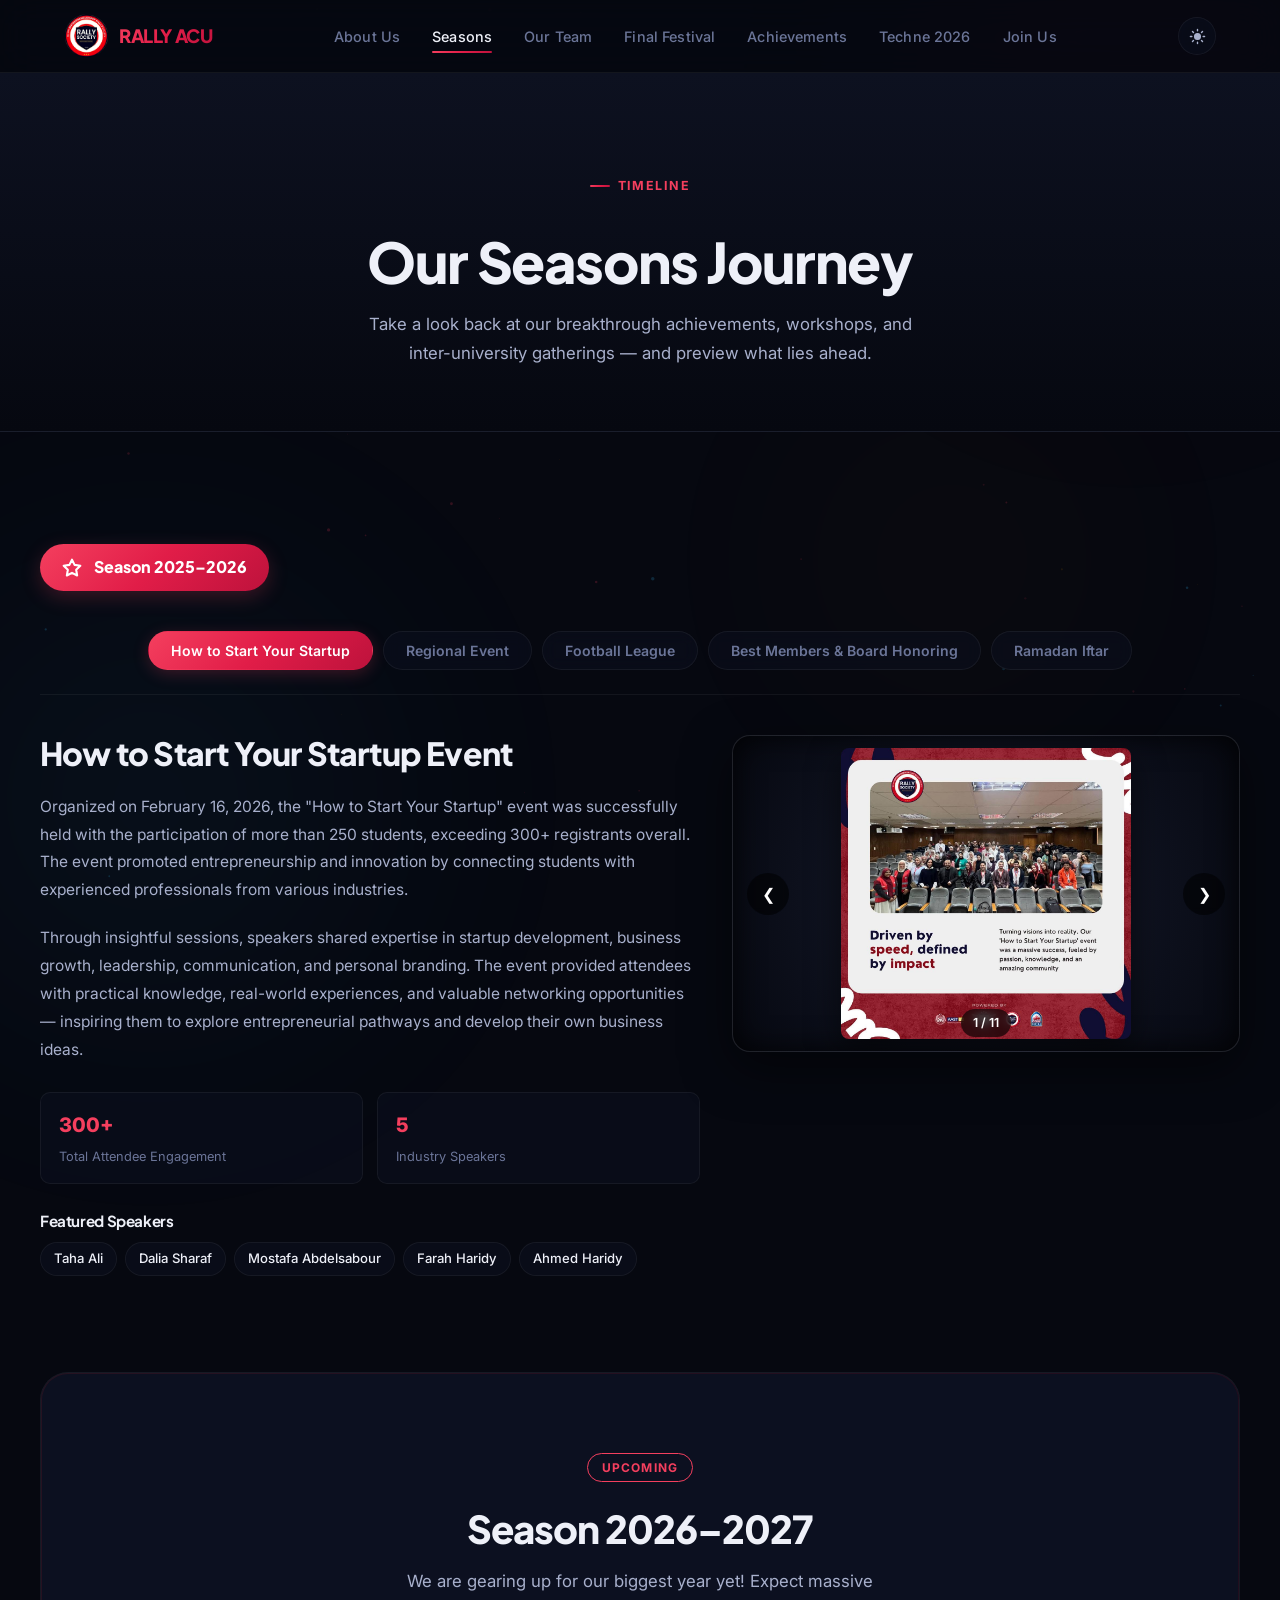
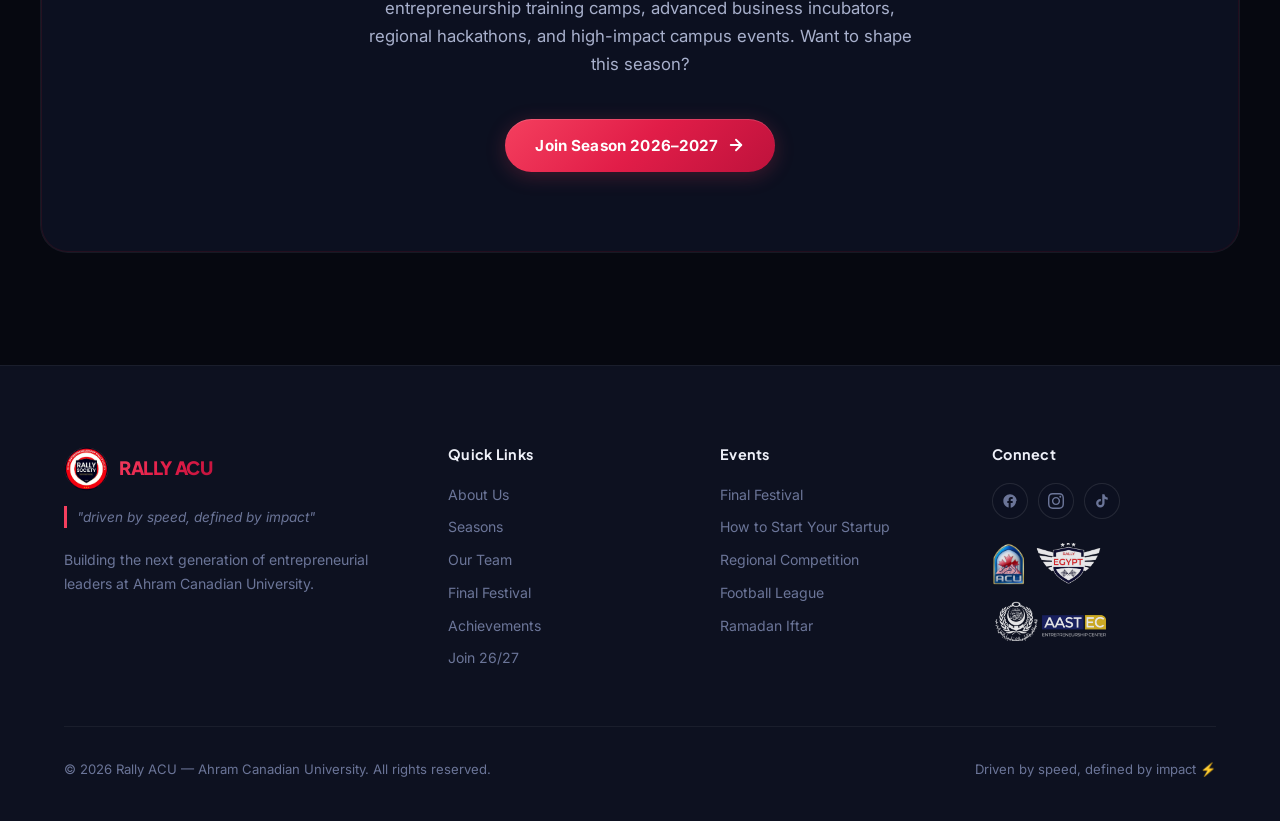
<file: seasons.html>
<!DOCTYPE html>
<html lang="en" data-theme="dark">
<head>
  <meta charset="UTF-8">
  <meta name="viewport" content="width=device-width, initial-scale=1.0">
  <title>Seasons | Rally ACU</title>
  <meta name="description" content="Explore the seasons of Rally ACU — from our debut 2025-2026 season of startup workshops, regional competitions, and sports leagues, to upcoming opportunities.">
  <meta name="keywords" content="Rally ACU, Seasons, 2025-2026, Startup Event, Regional Competition, Football League, Ramadan Iftar">
  <meta name="author" content="Rally ACU">
  <link rel="icon" type="image/png" href="assets/img/logos/rally-main-logo.png">
  <link rel="stylesheet" href="assets/css/style.css">
</head>
<body>

  <div class="scroll-progress-bar" id="scroll-progress" aria-hidden="true"></div>
  <canvas id="particle-canvas" aria-hidden="true"></canvas>
  <div class="glow-orb orb-1" aria-hidden="true"></div>
  <div class="glow-orb orb-2" aria-hidden="true"></div>
  <div class="glow-orb orb-3" aria-hidden="true"></div>

  <!-- NAV -->
  <header class="main-header" id="main-header">
    <div class="container navbar">
      <a href="index.html" class="logo-container" aria-label="Rally ACU Home">
        <img src="assets/img/logos/rally-main-logo.png" alt="Rally ACU Logo">
        <span class="brand-text">RALLY ACU</span>
      </a>
      <nav aria-label="Main Navigation">
        <ul class="nav-menu" id="nav-menu">
          <li><a href="index.html#about" class="nav-link">About Us</a></li>
          <li><a href="seasons.html" class="nav-link active">Seasons</a></li>
          <li><a href="team.html" class="nav-link">Our Team</a></li>
          <li><a href="final-festival.html" class="nav-link">Final Festival</a></li>
          <li><a href="achievements.html" class="nav-link">Achievements</a></li>
          <li><a href="techne-summit.html" class="nav-link">Techne 2026</a></li>
          <li><a href="index.html#register" class="nav-link">Join Us</a></li>
        </ul>
      </nav>
      <div class="nav-controls">
        <button class="theme-toggle-btn" id="theme-toggle" aria-label="Toggle light and dark mode">
          <svg class="sun-icon" viewBox="0 0 24 24" fill="none" stroke="currentColor" stroke-width="2" stroke-linecap="round" stroke-linejoin="round"><circle cx="12" cy="12" r="4"></circle><path d="M12 2v2M12 20v2M4.93 4.93l1.41 1.41M17.66 17.66l1.41 1.41M2 12h2M20 12h2M6.34 17.66l-1.41 1.41M19.07 4.93l-1.41 1.41"></path></svg>
          <svg class="moon-icon" viewBox="0 0 24 24" fill="none" stroke="currentColor" stroke-width="2" stroke-linecap="round" stroke-linejoin="round"><path d="M12 3a6 6 0 0 0 9 9 9 9 0 1 1-9-9Z"></path></svg>
        </button>
        <button class="hamburger" id="hamburger-menu" aria-label="Toggle navigation menu" aria-expanded="false" aria-controls="nav-menu">
          <span></span><span></span><span></span>
        </button>
      </div>
    </div>
  </header>

  <main id="main-content">

    <!-- Page Hero -->
    <section class="page-hero">
      <div class="container">
        <span class="section-tag" style="justify-content:center;">Timeline</span>
        <h1 class="page-hero-title">Our Seasons Journey</h1>
        <p class="page-hero-desc">Take a look back at our breakthrough achievements, workshops, and inter-university gatherings — and preview what lies ahead.</p>
      </div>
    </section>

    <!-- Season 2025–2026 -->
    <section class="section-padding container">

      <div class="season-banner">
        <svg width="20" height="20" viewBox="0 0 24 24" fill="none" stroke="currentColor" stroke-width="2.5" stroke-linecap="round" stroke-linejoin="round"><polygon points="12 2 15.09 8.26 22 9.27 17 14.14 18.18 21.02 12 17.77 5.82 21.02 7 14.14 2 9.27 8.91 8.26 12 2"></polygon></svg>
        Season 2025–2026
      </div>

      <!-- Tab Navigation -->
      <div class="events-tab-list" role="tablist" aria-label="Season events">
        <button class="event-tab-btn active" role="tab" aria-selected="true" aria-controls="panel-startup" id="tab-startup">How to Start Your Startup</button>
        <button class="event-tab-btn" role="tab" aria-selected="false" aria-controls="panel-regional" id="tab-regional">Regional Event</button>
        <button class="event-tab-btn" role="tab" aria-selected="false" aria-controls="panel-football" id="tab-football">Football League</button>
        <button class="event-tab-btn" role="tab" aria-selected="false" aria-controls="panel-iftar" id="tab-iftar">Best Members &amp; Board Honoring</button>
        <button class="event-tab-btn" role="tab" aria-selected="false" aria-controls="panel-ramadan" id="tab-ramadan">Ramadan Iftar</button>
      </div>

      <!-- 1. Startup Event -->
      <div class="event-tab-panel active" id="panel-startup" role="tabpanel" aria-labelledby="tab-startup">
        <div class="event-detail-layout">
          <div class="event-desc">
            <h3>How to Start Your Startup Event</h3>
            <p>
              Organized on February 16, 2026, the "How to Start Your Startup" event was successfully held with the participation of more than 250 students, exceeding 300+ registrants overall. The event promoted entrepreneurship and innovation by connecting students with experienced professionals from various industries.
            </p>
            <p>
              Through insightful sessions, speakers shared expertise in startup development, business growth, leadership, communication, and personal branding. The event provided attendees with practical knowledge, real-world experiences, and valuable networking opportunities — inspiring them to explore entrepreneurial pathways and develop their own business ideas.
            </p>

            <div class="event-stats-row">
              <div class="event-stat">
                <div class="event-stat-val">300+</div>
                <div class="event-stat-label">Total Attendee Engagement</div>
              </div>
              <div class="event-stat">
                <div class="event-stat-val">5</div>
                <div class="event-stat-label">Industry Speakers</div>
              </div>
            </div>

            <div class="speakers-section">
              <h4>Featured Speakers</h4>
              <div class="tags-row">
                <span class="speaker-tag">Taha Ali</span>
                <span class="speaker-tag">Dalia Sharaf</span>
                <span class="speaker-tag">Mostafa Abdelsabour</span>
                <span class="speaker-tag">Farah Haridy</span>
                <span class="speaker-tag">Ahmed Haridy</span>
              </div>
            </div>
          </div>

          <div class="gallery-box">
            <div class="gallery-track" data-event="startup">
              <div class="gallery-slide active"><img src="assets/img/events/startup-event/IM1.jpg" alt="Startup Event Photo 1" loading="lazy"></div>
              <div class="gallery-slide"><img src="assets/img/events/startup-event/IM2.jpg" alt="Startup Event Photo 2" loading="lazy"></div>
              <div class="gallery-slide"><img src="assets/img/events/startup-event/IM3.jpg" alt="Startup Event Photo 3" loading="lazy"></div>
              <div class="gallery-slide"><img src="assets/img/events/startup-event/IM4.jpg" alt="Startup Event Photo 4" loading="lazy"></div>
              <div class="gallery-slide"><img src="assets/img/events/startup-event/IM5.jpg" alt="Startup Event Photo 5" loading="lazy"></div>
              <div class="gallery-slide"><img src="assets/img/events/startup-event/IM6.jpg" alt="Startup Event Photo 6" loading="lazy"></div>
              <div class="gallery-slide"><img src="assets/img/events/startup-event/IM7.jpg" alt="Startup Event Photo 7" loading="lazy"></div>
              <div class="gallery-slide"><img src="assets/img/events/startup-event/IM8.jpg" alt="Startup Event Photo 8" loading="lazy"></div>
              <div class="gallery-slide"><img src="assets/img/events/startup-event/IM9.jpg" alt="Startup Event Photo 9" loading="lazy"></div>
              <div class="gallery-slide"><img src="assets/img/events/startup-event/IM10.jpeg" alt="Startup Event Photo 10" loading="lazy"></div>
              <div class="gallery-slide"><img src="assets/img/events/startup-event/IM11.jpeg" alt="Startup Event Photo 11" loading="lazy"></div>
              <button class="gallery-ctrl gallery-ctrl-prev" aria-label="Previous">&#10094;</button>
              <button class="gallery-ctrl gallery-ctrl-next" aria-label="Next">&#10095;</button>
              <div class="gallery-indicator">1 / 11</div>
            </div>
          </div>
        </div>
      </div>

      <!-- 2. Regional Event -->
      <div class="event-tab-panel" id="panel-regional" role="tabpanel" aria-labelledby="tab-regional">
        <div class="event-detail-layout">
          <div class="event-desc">
            <h3>Regional Event</h3>
            <p>
              Hosted at Ahram Canadian University, the Regional Event served as a premier platform for innovation, entrepreneurship, and youth empowerment. The event brought together students, entrepreneurs, industry professionals, and academic leaders in an inspiring environment focused on knowledge exchange.
            </p>
            <p>
              A key highlight was hosting the semi-finals of the Rally Entrepreneurs Competition, featuring delegations from Badr University in Assiut, 6th of October University, 6th of October Technological University, Minia University, Beni Suef University, and the Arab Academy for Science, Technology and Maritime Transport — Smart Village Branch.
            </p>

            <div class="event-stats-row">
              <div class="event-stat">
                <div class="event-stat-val">300+</div>
                <div class="event-stat-label">Attendees &amp; Competitors</div>
              </div>
              <div class="event-stat">
                <div class="event-stat-val">6+</div>
                <div class="event-stat-label">University Delegations</div>
              </div>
            </div>

            <div class="speakers-section">
              <h4>Featured Experts &amp; Mentors</h4>
              <div class="tags-row">
                <span class="speaker-tag">Toqa Adel</span>
                <span class="speaker-tag">Anwar Adss</span>
                <span class="speaker-tag">Mohamed Saad</span>
                <span class="speaker-tag">Mohamed Almoatasem</span>
                <span class="speaker-tag">Ali Hustler</span>
                <span class="speaker-tag">Omar Abdelsalam</span>
                <span class="speaker-tag">Dr. Ragaa Magdy</span>
                <span class="speaker-tag">Ramy Yassin</span>
                <span class="speaker-tag">Mario El Masry</span>
              </div>
            </div>
          </div>

          <div class="gallery-box">
            <div class="gallery-track" data-event="regional">
              <div class="gallery-slide active"><img src="assets/img/events/regional-event/IM1.jpg" alt="Regional Event 1" loading="lazy"></div>
              <div class="gallery-slide"><img src="assets/img/events/regional-event/IM2.jpg" alt="Regional Event 2" loading="lazy"></div>
              <div class="gallery-slide"><img src="assets/img/events/regional-event/IM3.jpg" alt="Regional Event 3" loading="lazy"></div>
              <div class="gallery-slide"><img src="assets/img/events/regional-event/IM4.jpg" alt="Regional Event 4" loading="lazy"></div>
              <div class="gallery-slide"><img src="assets/img/events/regional-event/IM5.jpg" alt="Regional Event 5" loading="lazy"></div>
              <div class="gallery-slide"><img src="assets/img/events/regional-event/IM6.jpg" alt="Regional Event 6" loading="lazy"></div>
              <div class="gallery-slide"><img src="assets/img/events/regional-event/IM7.jpg" alt="Regional Event 7" loading="lazy"></div>
              <div class="gallery-slide"><img src="assets/img/events/regional-event/IM8.jpg" alt="Regional Event 8" loading="lazy"></div>
              <div class="gallery-slide"><img src="assets/img/events/regional-event/IM9.jpg" alt="Regional Event 9" loading="lazy"></div>
              <div class="gallery-slide"><img src="assets/img/events/regional-event/IM10.jpg" alt="Regional Event 10" loading="lazy"></div>
              <div class="gallery-slide"><img src="assets/img/events/regional-event/IM11.jpg" alt="Regional Event 11" loading="lazy"></div>
              <div class="gallery-slide"><img src="assets/img/events/regional-event/IM12.jpg" alt="Regional Event 12" loading="lazy"></div>
              <div class="gallery-slide"><img src="assets/img/events/regional-event/IM13.jpg" alt="Regional Event 13" loading="lazy"></div>
              <div class="gallery-slide"><img src="assets/img/events/regional-event/IM14.JPG" alt="Regional Event 14" loading="lazy"></div>
              <div class="gallery-slide"><img src="assets/img/events/regional-event/IM15.png" alt="Regional Event 15" loading="lazy"></div>
              <div class="gallery-slide"><img src="assets/img/events/regional-event/IM16.png" alt="Regional Event 16" loading="lazy"></div>
              <div class="gallery-slide"><img src="assets/img/events/regional-event/IM17.jpg" alt="Regional Event 17" loading="lazy"></div>
              <div class="gallery-slide"><img src="assets/img/events/regional-event/IM18.jpg" alt="Regional Event 18" loading="lazy"></div>
              <div class="gallery-slide"><img src="assets/img/events/regional-event/IM19.jpg" alt="Regional Event 19" loading="lazy"></div>
              <div class="gallery-slide"><img src="assets/img/events/regional-event/IM20.jpeg" alt="Regional Event 20" loading="lazy"></div>
              <div class="gallery-slide"><img src="assets/img/events/regional-event/IM21.jpeg" alt="Regional Event 21" loading="lazy"></div>
              <button class="gallery-ctrl gallery-ctrl-prev" aria-label="Previous">&#10094;</button>
              <button class="gallery-ctrl gallery-ctrl-next" aria-label="Next">&#10095;</button>
              <div class="gallery-indicator">1 / 21</div>
            </div>
          </div>
        </div>
      </div>

      <!-- 3. Football League -->
      <div class="event-tab-panel" id="panel-football" role="tabpanel" aria-labelledby="tab-football">
        <div class="event-detail-layout">
          <div class="event-desc">
            <h3>Universities Football League</h3>
            <p>
              Organized in collaboration with the Rally Society at October 6 Technological University, the tournament brought together 18 teams representing three major universities: 6 teams each from Al-Ahram Canadian University, October 6 Technological University, and October 6 University.
            </p>
            <p>
              The tournament aimed to strengthen student engagement, encourage teamwork, and foster healthy competition through sports. Held at Captain Football Fields, the league attracted massive audience support — proudly sponsored by Curva, CR7, and Red Bull. The championship match was highlighted by professional footballers Ahmed El Shimi (Wadi Degla FC) and Mohamed Hamdi (Zamalek SC).
            </p>

            <div class="event-stats-row">
              <div class="event-stat">
                <div class="event-stat-val">18</div>
                <div class="event-stat-label">Teams from 3 Universities</div>
              </div>
              <div class="event-stat">
                <div class="event-stat-val">3</div>
                <div class="event-stat-label">Major Sponsors</div>
              </div>
            </div>

            <div class="speakers-section">
              <h4>Pro Guest Attendees</h4>
              <div class="tags-row">
                <span class="speaker-tag pro">Ahmed El Shimi — Wadi Degla FC</span>
                <span class="speaker-tag pro">Mohamed Hamdi — Zamalek SC</span>
              </div>
            </div>
          </div>

          <div class="gallery-box">
            <div class="gallery-track" data-event="football">
              <div class="gallery-slide active"><img src="assets/img/events/football-league/IM1.jpg" alt="Football League 1" loading="lazy"></div>
              <div class="gallery-slide"><img src="assets/img/events/football-league/IM2.jpg" alt="Football League 2" loading="lazy"></div>
              <div class="gallery-slide"><img src="assets/img/events/football-league/IM3.jpg" alt="Football League 3" loading="lazy"></div>
              <div class="gallery-slide"><img src="assets/img/events/football-league/IM4.jpg" alt="Football League 4" loading="lazy"></div>
              <div class="gallery-slide"><img src="assets/img/events/football-league/IM5.jpg" alt="Football League 5" loading="lazy"></div>
              <div class="gallery-slide"><img src="assets/img/events/football-league/IM6.jpg" alt="Football League 6" loading="lazy"></div>
              <div class="gallery-slide"><img src="assets/img/events/football-league/IM7.jpg" alt="Football League 7" loading="lazy"></div>
              <div class="gallery-slide"><img src="assets/img/events/football-league/IM8.jpg" alt="Football League 8" loading="lazy"></div>
              <div class="gallery-slide"><img src="assets/img/events/football-league/IM9.jpg" alt="Football League 9" loading="lazy"></div>
              <button class="gallery-ctrl gallery-ctrl-prev" aria-label="Previous">&#10094;</button>
              <button class="gallery-ctrl gallery-ctrl-next" aria-label="Next">&#10095;</button>
              <div class="gallery-indicator">1 / 9</div>
            </div>
          </div>
        </div>
      </div>

      <!-- 4. Best Members & Board Honoring -->
      <div class="event-tab-panel" id="panel-iftar" role="tabpanel" aria-labelledby="tab-iftar">
        <div class="event-detail-layout">
          <div class="event-desc">
            <h3>Best Members &amp; Board Honoring Ceremony</h3>
            <p>
              Rally ACU celebrated the achievements of its outstanding members and board in a dedicated honoring ceremony — recognizing those who went above and beyond throughout the 2025–2026 season. The event was a moment of pride and appreciation for the dedication, creativity, and leadership shown by each honoree.
            </p>
            <p>
              Honored members were selected from all five committees — Marketing, Business Development, Operations, Entrepreneurs, and Talent Management — with special recognition given to the Executive Board for their tireless work in making the inaugural season a resounding success.
            </p>

            <div class="event-stats-row">
              <div class="event-stat">
                <div class="event-stat-val">11</div>
                <div class="event-stat-label">Best Members Honored</div>
              </div>
              <div class="event-stat">
                <div class="event-stat-val">5</div>
                <div class="event-stat-label">Committees Represented</div>
              </div>
            </div>
          </div>

          <div class="gallery-box">
            <div class="gallery-track" data-event="honoring">
              <div class="gallery-slide active"><img src="assets/img/events/general-meeting/IM1.jpg" alt="Honoring Ceremony 1" loading="lazy"></div>
              <div class="gallery-slide"><img src="assets/img/events/general-meeting/IM2.jpg" alt="Honoring Ceremony 2" loading="lazy"></div>
              <div class="gallery-slide"><img src="assets/img/events/general-meeting/IM3.jpg" alt="Honoring Ceremony 3" loading="lazy"></div>
              <div class="gallery-slide"><img src="assets/img/events/general-meeting/IM4.jpg" alt="Honoring Ceremony 4" loading="lazy"></div>
              <div class="gallery-slide"><img src="assets/img/events/general-meeting/IM5.jpg" alt="Honoring Ceremony 5" loading="lazy"></div>
              <div class="gallery-slide"><img src="assets/img/events/general-meeting/IM6.jpg" alt="Honoring Ceremony 6" loading="lazy"></div>
              <div class="gallery-slide"><img src="assets/img/events/general-meeting/IM7.jpg" alt="Honoring Ceremony 7" loading="lazy"></div>
              <div class="gallery-slide"><img src="assets/img/events/general-meeting/IM8.jpg" alt="Honoring Ceremony 8" loading="lazy"></div>
              <div class="gallery-slide"><img src="assets/img/events/general-meeting/IM9.jpg" alt="Honoring Ceremony 9" loading="lazy"></div>
              <div class="gallery-slide"><img src="assets/img/events/general-meeting/IM10.jpg" alt="Honoring Ceremony 10" loading="lazy"></div>
              <div class="gallery-slide"><img src="assets/img/events/general-meeting/IM11.jpg" alt="Honoring Ceremony 11" loading="lazy"></div>
              <div class="gallery-slide"><img src="assets/img/events/general-meeting/IM12.jpg" alt="Honoring Ceremony 12" loading="lazy"></div>
              <div class="gallery-slide"><img src="assets/img/events/general-meeting/IM13.jpg" alt="Honoring Ceremony 13" loading="lazy"></div>
              <div class="gallery-slide"><img src="assets/img/events/general-meeting/IM14.jpg" alt="Honoring Ceremony 14" loading="lazy"></div>
              <div class="gallery-slide"><img src="assets/img/events/general-meeting/IM15.jpg" alt="Honoring Ceremony 15" loading="lazy"></div>
              <div class="gallery-slide"><img src="assets/img/events/general-meeting/IM16.jpg" alt="Honoring Ceremony 16" loading="lazy"></div>
              <div class="gallery-slide"><img src="assets/img/events/general-meeting/IM17.jpg" alt="Honoring Ceremony 17" loading="lazy"></div>
              <div class="gallery-slide"><img src="assets/img/events/general-meeting/IM18.jpg" alt="Honoring Ceremony 18" loading="lazy"></div>
              <button class="gallery-ctrl gallery-ctrl-prev" aria-label="Previous">&#10094;</button>
              <button class="gallery-ctrl gallery-ctrl-next" aria-label="Next">&#10095;</button>
              <div class="gallery-indicator">1 / 18</div>
            </div>
          </div>
        </div>
      </div>

      <!-- 5. Ramadan Iftar -->
      <div class="event-tab-panel" id="panel-ramadan" role="tabpanel" aria-labelledby="tab-ramadan">
        <div class="event-detail-layout no-image">
          <div class="event-desc" style="text-align: center;">
            <h3>Rally Team Ramadan Iftar Day</h3>
            <p>
              To celebrate the holy month of Ramadan and strengthen team spirit, Rally ACU organized a warm Ramadan Iftar gathering for all team members. The day provided an opportunity for the team to come together in a welcoming and friendly atmosphere, sharing values of unity, collaboration, and community.
            </p>
            <p>
              The gathering brought together members from all committees — Marketing, Business Development, Operations, Entrepreneurs, and Talent Management — creating a space for meaningful conversations, networking, and relationship building beyond regular organizational tasks.
            </p>

            <div class="event-stats-row" style="max-width: 600px; margin: 2rem auto;">
              <div class="event-stat">
                <div class="event-stat-val">53</div>
                <div class="event-stat-label">Active Members Present</div>
              </div>
              <div class="event-stat">
                <div class="event-stat-val">5</div>
                <div class="event-stat-label">Committees United</div>
              </div>
            </div>
          </div>
        </div>
      </div>

      <!-- Coming Soon: Season 2026-2027 -->
      <div class="coming-soon">
        <div class="coming-soon-badge">Upcoming</div>
        <h3>Season 2026–2027</h3>
        <p>We are gearing up for our biggest year yet! Expect massive entrepreneurship training camps, advanced business incubators, regional hackathons, and high-impact campus events. Want to shape this season?</p>
        <a href="https://forms.gle/3cfzVsgtwSCeg1kd9" target="_blank" rel="noopener noreferrer" class="btn-primary" id="seasons-join-btn" style="border-radius: 30px; padding: 14px 30px;">
          Join Season 2026–2027
          <svg width="18" height="18" viewBox="0 0 24 24" fill="none" stroke="currentColor" stroke-width="2.5" stroke-linecap="round" stroke-linejoin="round"><line x1="5" y1="12" x2="19" y2="12"></line><polyline points="12 5 19 12 12 19"></polyline></svg>
        </a>
      </div>

    </section>
  </main>

  <!-- Lightbox -->
  <div class="lightbox" id="gallery-lightbox" role="dialog" aria-modal="true" aria-label="Media lightbox">
    <button class="lightbox-close" id="lightbox-close" aria-label="Close">&#10005;</button>
    <div class="lightbox-content" id="lightbox-media-container"></div>
  </div>

  <!-- Footer -->
  <footer class="footer">
    <div class="container">
      <div class="footer-grid">
        <div class="footer-brand">
          <a href="index.html" class="logo-container" style="margin-bottom: 14px; display: inline-flex;">
            <img src="assets/img/logos/rally-main-logo.png" alt="Rally Logo">
            <span class="brand-text">RALLY ACU</span>
          </a>
          <p class="footer-brand-tagline">"driven by speed, defined by impact"</p>
          <p class="footer-brand-desc">Building the next generation of entrepreneurial leaders at Ahram Canadian University.</p>
        </div>
        <div class="footer-col">
          <h5>Quick Links</h5>
          <ul>
            <li><a href="index.html#about">About Us</a></li>
            <li><a href="seasons.html">Seasons</a></li>
            <li><a href="team.html">Our Team</a></li>
            <li><a href="final-festival.html">Final Festival</a></li>
            <li><a href="achievements.html">Achievements</a></li>
            <li><a href="https://forms.gle/3cfzVsgtwSCeg1kd9" target="_blank">Join 26/27</a></li>
          </ul>
        </div>
        <div class="footer-col">
          <h5>Events</h5>
          <ul>
            <li><a href="final-festival.html">Final Festival</a></li>
            <li><a href="#">How to Start Your Startup</a></li>
            <li><a href="#">Regional Competition</a></li>
            <li><a href="#">Football League</a></li>
            <li><a href="#">Ramadan Iftar</a></li>
          </ul>
        </div>
        <div class="footer-col">
          <h5>Connect</h5>
          <div class="social-row" style="margin-bottom: 1.5rem;">
            <a href="https://www.facebook.com/share/1CrQotw6cx/" target="_blank" rel="noopener noreferrer" class="social-btn" aria-label="Facebook"><svg viewBox="0 0 24 24"><path d="M22 12c0-5.52-4.48-10-10-10S2 6.48 2 12c0 4.84 3.44 8.87 8 9.8V15H8v-3h2V9.5C10 7.57 11.57 6 13.5 6H16v3h-2c-.55 0-1 .45-1 1v2h3v3h-3v6.95c4.56-.93 8-4.96 8-9.75z"/></svg></a>
            <a href="https://www.instagram.com/rally.acu?igsh=MWR3c214c2cwdGNkNA==" target="_blank" rel="noopener noreferrer" class="social-btn" aria-label="Instagram"><svg viewBox="0 0 24 24"><path d="M12 2.163c3.204 0 3.584.012 4.85.07 3.252.148 4.771 1.691 4.919 4.919.058 1.265.069 1.645.069 4.849 0 3.205-.012 3.584-.069 4.849-.149 3.225-1.664 4.771-4.919 4.919-1.266.058-1.644.07-4.85.07-3.204 0-3.584-.012-4.849-.07-3.26-.149-4.771-1.699-4.919-4.92-.058-1.265-.07-1.644-.07-4.849 0-3.204.013-3.583.07-4.849.149-3.227 1.664-4.771 4.919-4.919 1.266-.057 1.645-.069 4.849-.069zm0-2.163c-3.259 0-3.667.014-4.947.072-4.358.2-6.78 2.618-6.98 6.98-.059 1.281-.073 1.689-.073 4.948 0 3.259.014 3.668.072 4.948.2 4.358 2.618 6.78 6.98 6.98 1.281.058 1.689.072 4.948.072 3.259 0 3.668-.014 4.948-.072 4.354-.2 6.782-2.618 6.979-6.98.059-1.28.073-1.689.073-4.948 0-3.259-.014-3.667-.072-4.947-.196-4.354-2.617-6.78-6.979-6.98-1.281-.059-1.69-.073-4.949-.073zm0 5.838c-3.403 0-6.162 2.759-6.162 6.162s2.759 6.163 6.162 6.163 6.162-2.759 6.162-6.163c0-3.403-2.759-6.162-6.162-6.162zm0 10.162c-2.209 0-4-1.79-4-4 0-2.209 1.791-4 4-4s4 1.791 4 4c0 2.21-1.791 4-4 4zm6.406-11.845c-.796 0-1.441.645-1.441 1.44s.645 1.44 1.441 1.44c.795 0 1.439-.645 1.439-1.44s-.644-1.44-1.439-1.44z"/></svg></a>
            <a href="https://www.tiktok.com/@rally.acu?_r=1&_t=ZS-97e6Ya2uEYp" target="_blank" rel="noopener noreferrer" class="social-btn" aria-label="TikTok"><svg viewBox="0 0 24 24"><path d="M19.59 6.69a4.83 4.83 0 01-3.77-4.25V2h-3.45v13.67a2.89 2.89 0 01-2.88 2.5 2.89 2.89 0 01-2.89-2.89 2.89 2.89 0 012.89-2.89c.28 0 .54.04.79.1V9.01a6.28 6.28 0 00-.79-.05 6.34 6.34 0 00-6.34 6.34 6.34 6.34 0 006.34 6.34 6.34 6.34 0 006.33-6.34V8.69a8.18 8.18 0 004.78 1.52V6.75a4.85 4.85 0 01-1.01-.06z"/></svg></a>
          </div>
          <div class="footer-logos">
            <img src="assets/img/logos/acu-logo.png" alt="ACU">
            <img src="assets/img/logos/rally-egypt-logo.png" alt="Rally Egypt">
            <img src="assets/img/logos/aast-ec-logo.png" alt="AAST EC">
          </div>
        </div>
      </div>
      <div class="footer-bottom">
        <span>© 2026 Rally ACU — Ahram Canadian University. All rights reserved.</span>
        <span>Driven by speed, defined by impact ⚡</span>
      </div>
    </div>
  </footer>

  <!-- Back to top button with circular progress -->
  <button id="back-to-top" class="back-to-top-btn" aria-label="Back to top">
    <svg class="progress-circle" width="48" height="48" viewBox="0 0 100 100">
      <circle cx="50" cy="50" r="40" class="progress-circle-bg"></circle>
      <circle cx="50" cy="50" r="40" class="progress-circle-fill" id="btt-progress-bar"></circle>
    </svg>
    <span class="arrow-up">↑</span>
  </button>

  <script src="assets/js/script.js"></script>
</body>
</html>
</file>
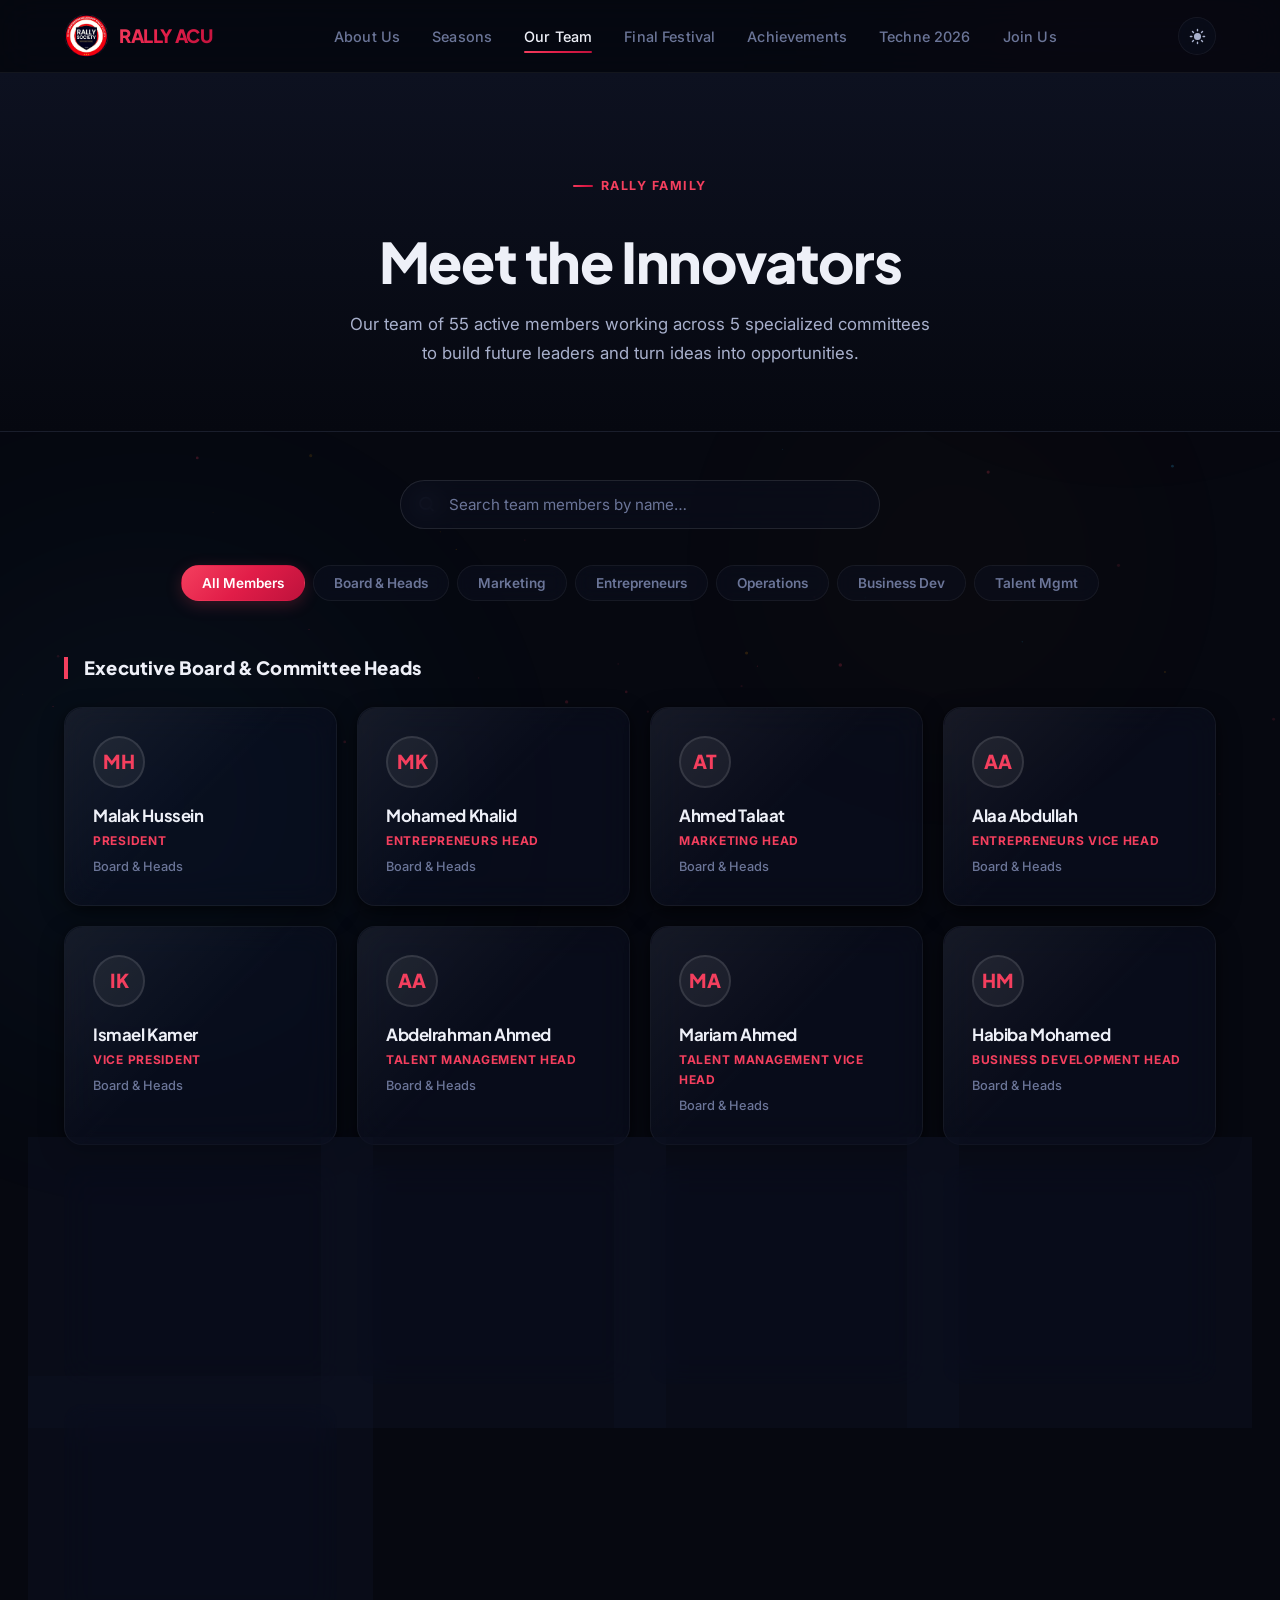
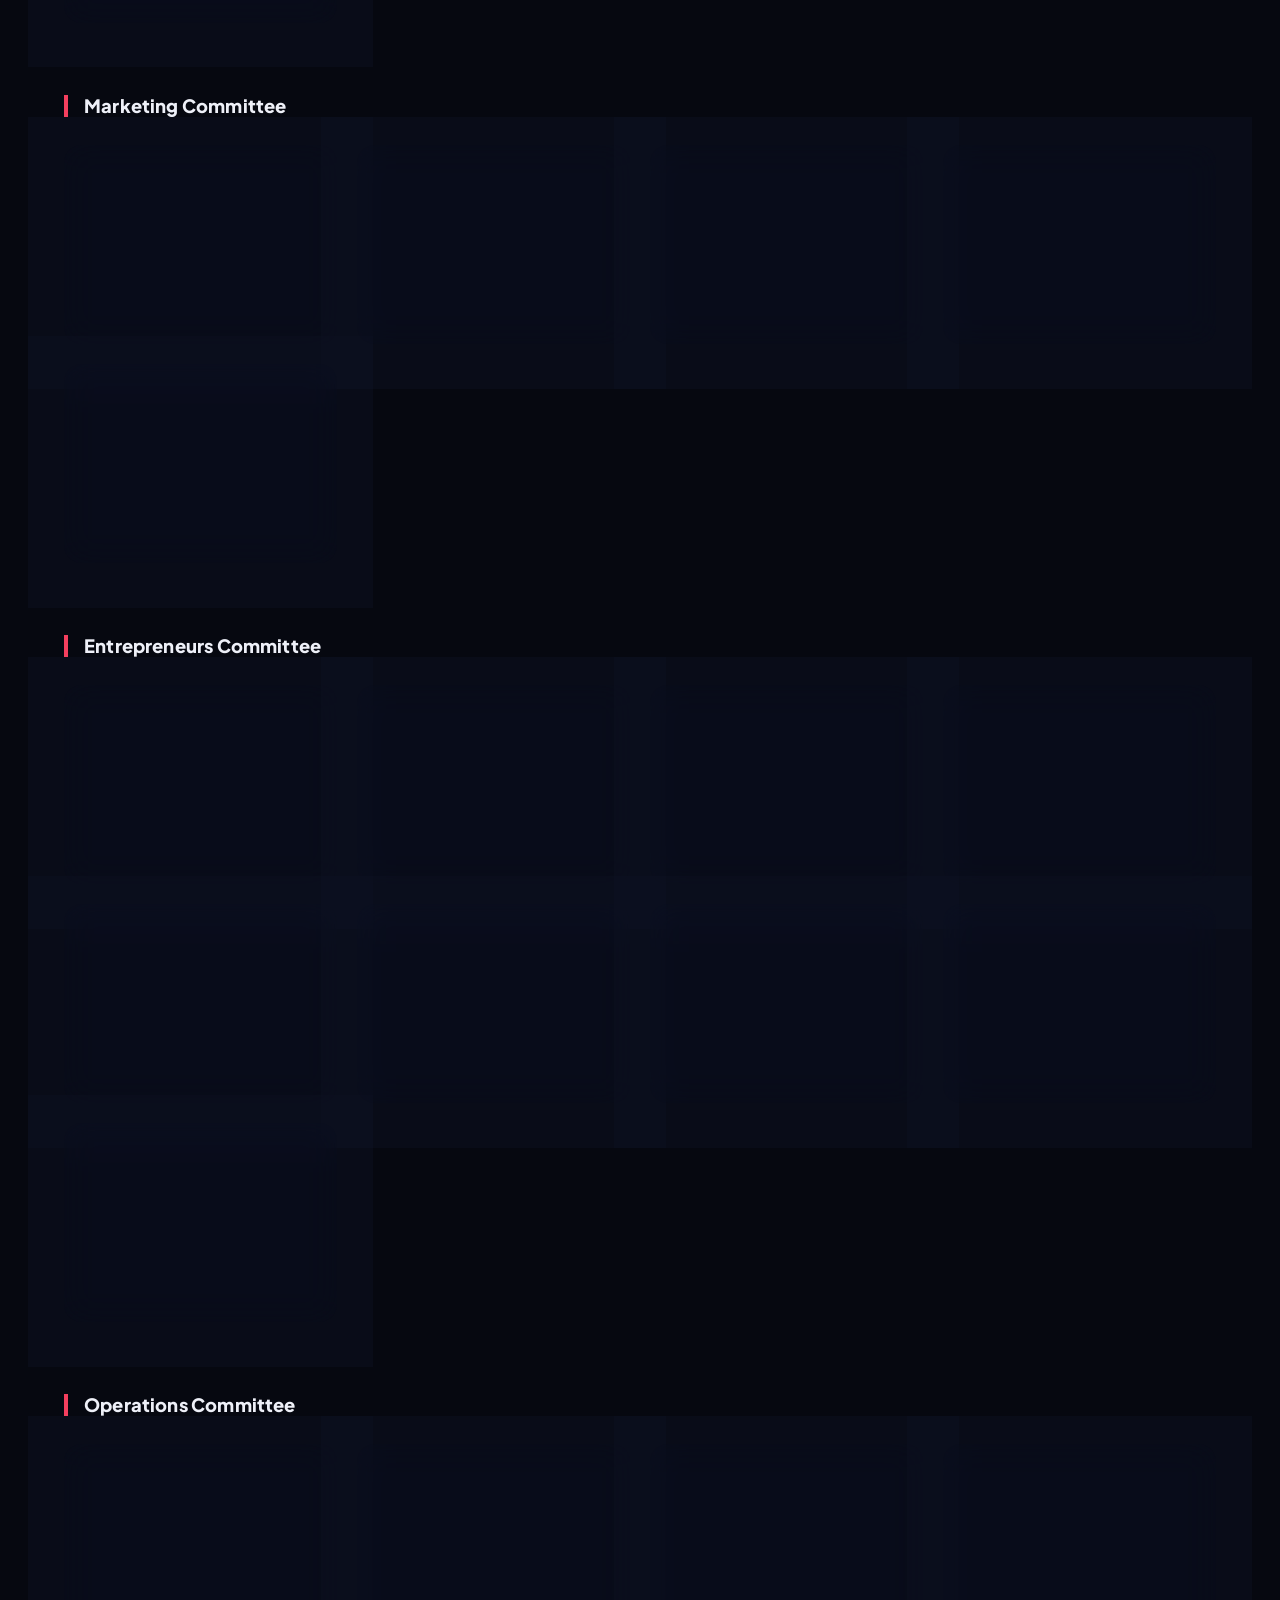
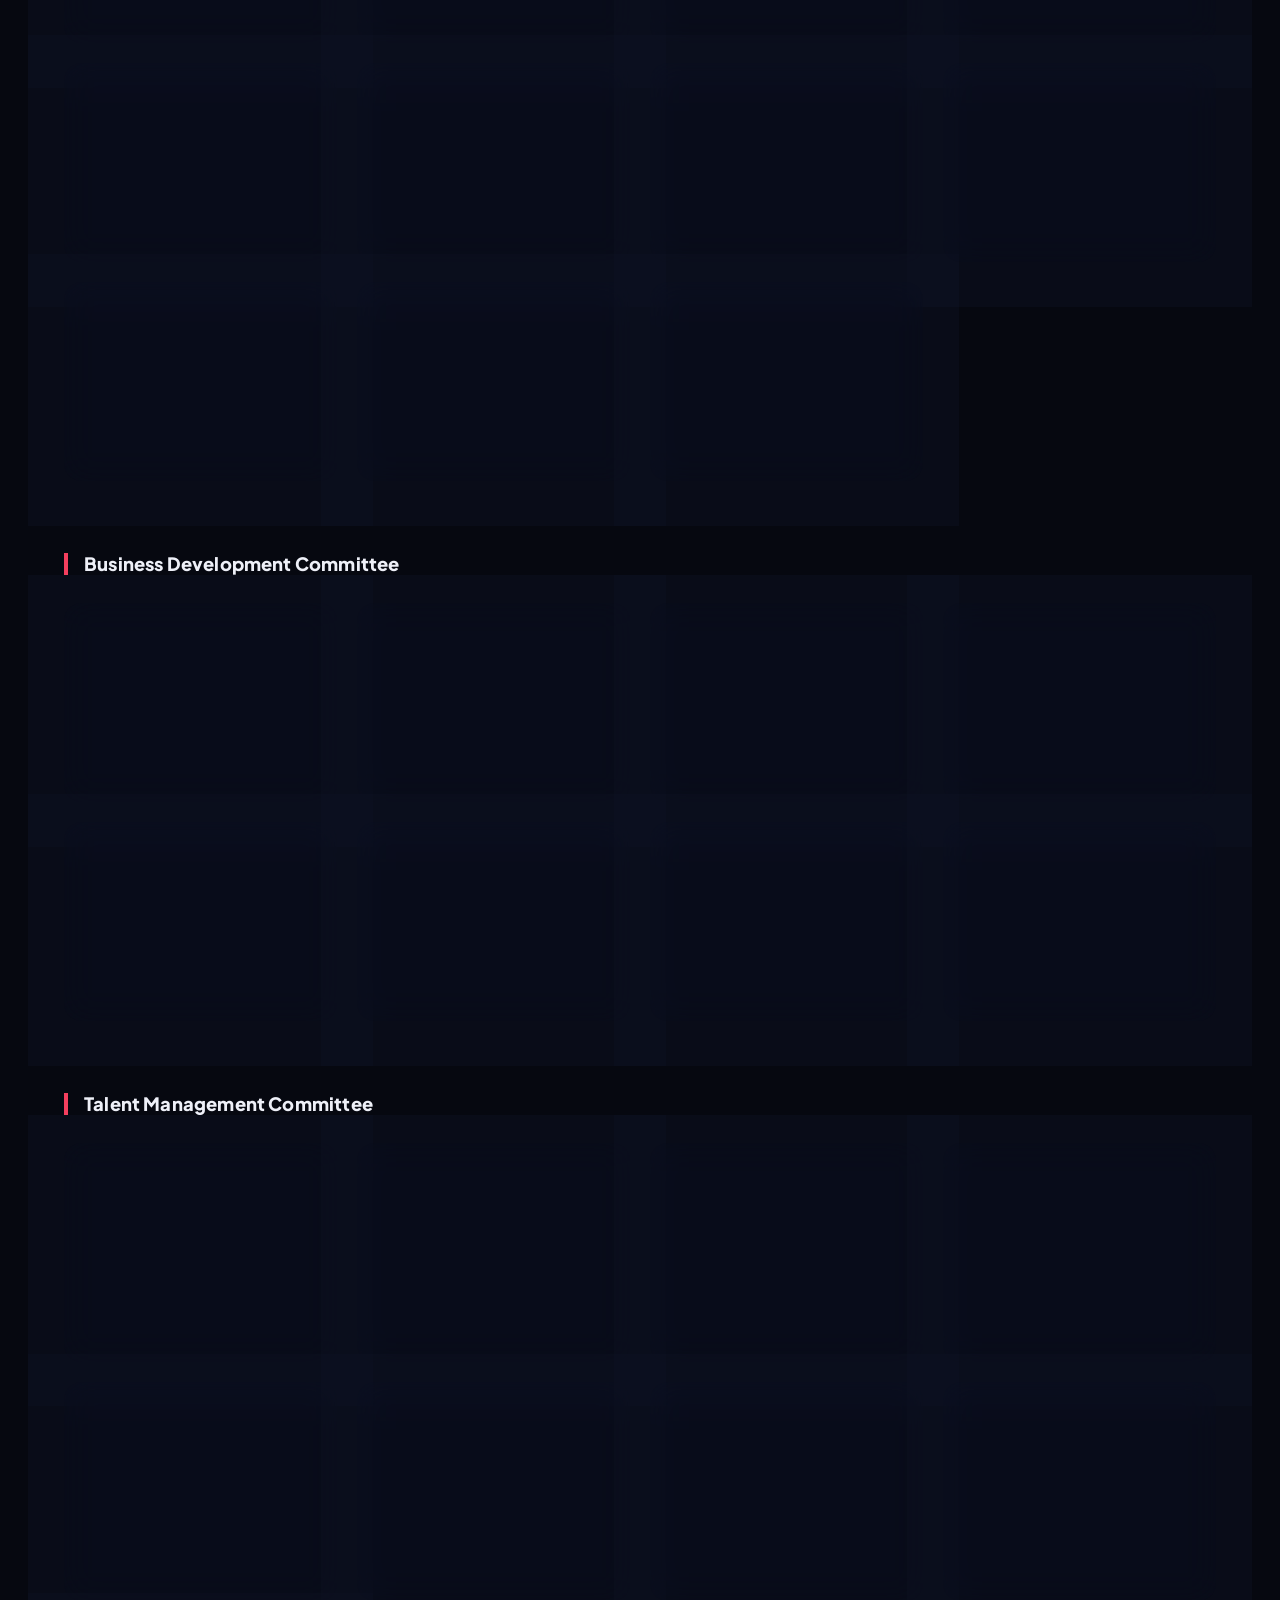
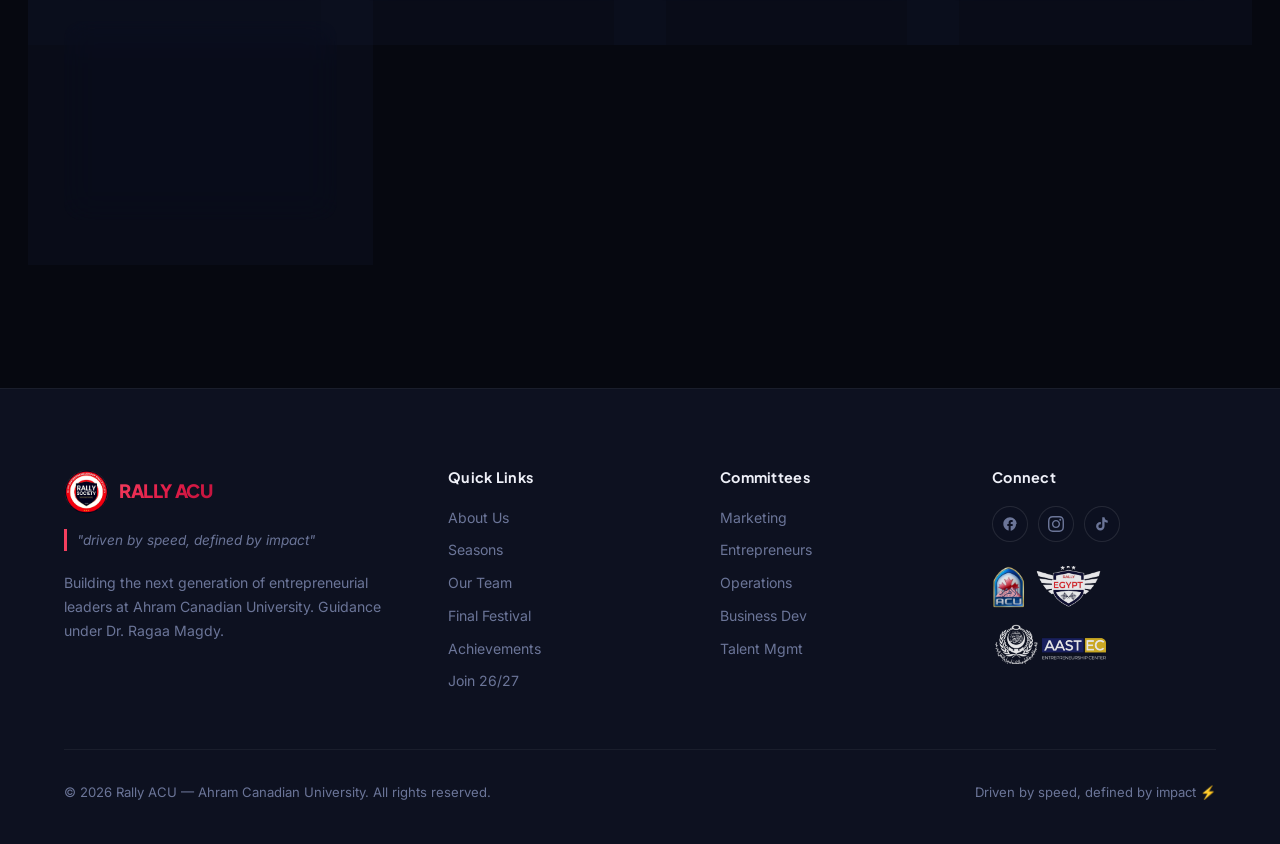
<file: team.html>
<!DOCTYPE html>
<html lang="en" data-theme="dark">
<head>
  <meta charset="UTF-8">
  <meta name="viewport" content="width=device-width, initial-scale=1.0">
  <title>Our Team | Rally ACU</title>
  <meta name="description" content="Meet the active board members, committee heads, and outstanding members of Rally ACU for the 2025-2026 season.">
  <meta name="keywords" content="Rally ACU, Team, Board, Marketing, Entrepreneurs, Operations, Business Development, Talent Management">
  <meta name="author" content="Rally ACU">
  <link rel="icon" type="image/png" href="assets/img/logos/rally-main-logo.png">
  <link rel="stylesheet" href="assets/css/style.css">
</head>
<body>

  <div class="scroll-progress-bar" id="scroll-progress" aria-hidden="true"></div>
  <canvas id="particle-canvas" aria-hidden="true"></canvas>
  <div class="glow-orb orb-1" aria-hidden="true"></div>
  <div class="glow-orb orb-2" aria-hidden="true"></div>
  <div class="glow-orb orb-3" aria-hidden="true"></div>

  <header class="main-header" id="main-header">
    <div class="container navbar">
      <a href="index.html" class="logo-container" aria-label="Rally ACU Home">
        <img src="assets/img/logos/rally-main-logo.png" alt="Rally ACU Logo">
        <span class="brand-text">RALLY ACU</span>
      </a>
      <nav aria-label="Main Navigation">
        <ul class="nav-menu" id="nav-menu">
          <li><a href="index.html#about" class="nav-link">About Us</a></li>
          <li><a href="seasons.html" class="nav-link">Seasons</a></li>
          <li><a href="team.html" class="nav-link active">Our Team</a></li>
          <li><a href="final-festival.html" class="nav-link">Final Festival</a></li>
          <li><a href="achievements.html" class="nav-link">Achievements</a></li>
          <li><a href="techne-summit.html" class="nav-link">Techne 2026</a></li>
          <li><a href="index.html#register" class="nav-link">Join Us</a></li>
        </ul>
      </nav>
      <div class="nav-controls">
        <button class="theme-toggle-btn" id="theme-toggle" aria-label="Toggle light and dark mode">
          <svg class="sun-icon" viewBox="0 0 24 24" fill="none" stroke="currentColor" stroke-width="2" stroke-linecap="round" stroke-linejoin="round"><circle cx="12" cy="12" r="4"></circle><path d="M12 2v2M12 20v2M4.93 4.93l1.41 1.41M17.66 17.66l1.41 1.41M2 12h2M20 12h2M6.34 17.66l-1.41 1.41M19.07 4.93l-1.41 1.41"></path></svg>
          <svg class="moon-icon" viewBox="0 0 24 24" fill="none" stroke="currentColor" stroke-width="2" stroke-linecap="round" stroke-linejoin="round"><path d="M12 3a6 6 0 0 0 9 9 9 9 0 1 1-9-9Z"></path></svg>
        </button>
        <button class="hamburger" id="hamburger-menu" aria-label="Toggle navigation menu" aria-expanded="false" aria-controls="nav-menu">
          <span></span><span></span><span></span>
        </button>
      </div>
    </div>
  </header>

  <main id="main-content">

    <!-- Page Hero -->
    <section class="page-hero">
      <div class="container">
        <span class="section-tag" style="justify-content:center;">Rally Family</span>
        <h1 class="page-hero-title">Meet the Innovators</h1>
        <p class="page-hero-desc">Our team of 55 active members working across 5 specialized committees to build future leaders and turn ideas into opportunities.</p>
      </div>
    </section>

    <!-- Search + Filters -->
    <section class="container" style="padding: 3rem 1.5rem 0;">
      <div class="search-container">
        <span class="search-icon" style="top: 48%;">
          <svg width="17" height="17" viewBox="0 0 24 24" fill="none" stroke="currentColor" stroke-width="2.5" stroke-linecap="round" stroke-linejoin="round" style="color: var(--text-muted); display: block;"><circle cx="11" cy="11" r="8"></circle><line x1="21" y1="21" x2="16.65" y2="16.65"></line></svg>
        </span>
        <input type="text" id="member-search" class="member-search-input" placeholder="Search team members by name…" autocomplete="off">
      </div>

      <div class="filter-nav" role="tablist" aria-label="Filter team members">
        <button class="filter-btn active" data-filter="all">All Members</button>
        <button class="filter-btn" data-filter="board">Board &amp; Heads</button>
        <button class="filter-btn" data-filter="marketing">Marketing</button>
        <button class="filter-btn" data-filter="entrepreneurs">Entrepreneurs</button>
        <button class="filter-btn" data-filter="operations">Operations</button>
        <button class="filter-btn" data-filter="bd">Business Dev</button>
        <button class="filter-btn" data-filter="talent">Talent Mgmt</button>
      </div>
    </section>

    <!-- Team Directory -->
    <section class="container" style="padding-bottom: 6rem;">

      <!-- ── EXECUTIVE BOARD ── -->
      <div class="team-grid-section">
        <h2 class="team-grid-heading">Executive Board &amp; Committee Heads</h2>
        <div class="team-grid" id="team-container">

          <div class="glass-card member-card board spotlight-card" data-name="malak hussein">
            <div class="member-avatar">MH</div>
            <div class="member-info">
              <h4 class="member-name">Malak Hussein</h4>
              <div class="member-role">President</div>
              <div class="member-dept">Board &amp; Heads</div>
            </div>
          </div>

          <div class="glass-card member-card board entrepreneurs spotlight-card" data-name="mohamed khalid">
            <div class="member-avatar">MK</div>
            <div class="member-info">
              <h4 class="member-name">Mohamed Khalid</h4>
              <div class="member-role">Entrepreneurs Head</div>
              <div class="member-dept">Board &amp; Heads</div>
            </div>
          </div>

          <div class="glass-card member-card board marketing spotlight-card" data-name="ahmed talaat">
            <div class="member-avatar">AT</div>
            <div class="member-info">
              <h4 class="member-name">Ahmed Talaat</h4>
              <div class="member-role">Marketing Head</div>
              <div class="member-dept">Board &amp; Heads</div>
            </div>
          </div>

          <div class="glass-card member-card board entrepreneurs spotlight-card" data-name="alaa abdullah">
            <div class="member-avatar">AA</div>
            <div class="member-info">
              <h4 class="member-name">Alaa Abdullah</h4>
              <div class="member-role">Entrepreneurs Vice Head</div>
              <div class="member-dept">Board &amp; Heads</div>
            </div>
          </div>

          <div class="glass-card member-card board spotlight-card" data-name="ismael kamer">
            <div class="member-avatar">IK</div>
            <div class="member-info">
              <h4 class="member-name">Ismael Kamer</h4>
              <div class="member-role">Vice President</div>
              <div class="member-dept">Board &amp; Heads</div>
            </div>
          </div>

          <div class="glass-card member-card board talent spotlight-card" data-name="abdelrahman ahmed">
            <div class="member-avatar">AA</div>
            <div class="member-info">
              <h4 class="member-name">Abdelrahman Ahmed</h4>
              <div class="member-role">Talent Management Head</div>
              <div class="member-dept">Board &amp; Heads</div>
            </div>
          </div>

          <div class="glass-card member-card board talent spotlight-card" data-name="mariam ahmed">
            <div class="member-avatar">MA</div>
            <div class="member-info">
              <h4 class="member-name">Mariam Ahmed</h4>
              <div class="member-role">Talent Management Vice Head</div>
              <div class="member-dept">Board &amp; Heads</div>
            </div>
          </div>

          <div class="glass-card member-card board bd spotlight-card" data-name="habiba mohamed">
            <div class="member-avatar">HM</div>
            <div class="member-info">
              <h4 class="member-name">Habiba Mohamed</h4>
              <div class="member-role">Business Development Head</div>
              <div class="member-dept">Board &amp; Heads</div>
            </div>
          </div>

          <div class="glass-card member-card board bd spotlight-card" data-name="malak torky">
            <div class="member-avatar">MT</div>
            <div class="member-info">
              <h4 class="member-name">Malak Torky</h4>
              <div class="member-role">Business Development Vice Head</div>
              <div class="member-dept">Board &amp; Heads</div>
            </div>
          </div>

          <div class="glass-card member-card board operations spotlight-card" data-name="abdullah mohamed">
            <div class="member-avatar">AM</div>
            <div class="member-info">
              <h4 class="member-name">Abdullah Mohamed</h4>
              <div class="member-role">Operations Head</div>
              <div class="member-dept">Board &amp; Heads</div>
            </div>
          </div>

          <div class="glass-card member-card board operations spotlight-card" data-name="seif mohamed">
            <div class="member-avatar">SM</div>
            <div class="member-info">
              <h4 class="member-name">Seif Mohamed</h4>
              <div class="member-role">Operations Vice Head</div>
              <div class="member-dept">Board &amp; Heads</div>
            </div>
          </div>

          <div class="glass-card member-card board marketing spotlight-card" data-name="bassant kamal esmail">
            <div class="member-avatar">BK</div>
            <div class="member-info">
              <h4 class="member-name">Bassant Kamal</h4>
              <div class="member-role">Marketing Vice Head</div>
              <div class="member-dept">Board &amp; Heads</div>
            </div>
          </div>

          <div class="glass-card member-card board marketing spotlight-card" data-name="roaa hatem">
            <div class="member-avatar">RH</div>
            <div class="member-info">
              <h4 class="member-name">Roaa Hatem</h4>
              <div class="member-role">Marketing Vice Head &amp; Marketing Specialist</div>
              <div class="member-dept">Board &amp; Heads</div>
            </div>
          </div>

        </div>
      </div>

      <!-- ── MARKETING ── -->
      <div class="team-grid-section">
        <h2 class="team-grid-heading">Marketing Committee</h2>
        <div class="team-grid">

          <div class="glass-card member-card marketing spotlight-card" data-name="rana karem">
            <div class="member-avatar">RK</div>
            <div class="member-info"><h4 class="member-name">Rana Karem</h4><div class="member-role">Marketing Member</div><div class="member-dept">Marketing</div></div>
          </div>

          <div class="glass-card member-card marketing spotlight-card" data-name="nancy osama saad">
            <div class="member-avatar">NS</div>
            <div class="member-info"><h4 class="member-name">Nancy Osama Saad</h4><div class="member-role">Marketing Member</div><div class="member-dept">Marketing</div></div>
          </div>

          <div class="glass-card member-card marketing spotlight-card" data-name="rodaina mohamed">
            <div class="member-avatar">RM</div>
            <div class="member-info"><h4 class="member-name">Rodaina Mohamed</h4><div class="member-role">Marketing Member</div><div class="member-dept">Marketing</div></div>
          </div>

          <div class="glass-card member-card marketing spotlight-card" data-name="mariam ragab kotb">
            <div class="member-avatar">MK</div>
            <div class="member-info"><h4 class="member-name">Mariam Ragab Kotb</h4><div class="member-role">Marketing Member</div><div class="member-dept">Marketing</div></div>
          </div>

          <div class="glass-card member-card marketing spotlight-card" data-name="omar elnady">
            <div class="member-avatar">OE</div>
            <div class="member-info"><h4 class="member-name">Omar Elnady</h4><div class="member-role">Marketing Member</div><div class="member-dept">Marketing</div></div>
          </div>

        </div>
      </div>

      <!-- ── ENTREPRENEURS ── -->
      <div class="team-grid-section">
        <h2 class="team-grid-heading">Entrepreneurs Committee</h2>
        <div class="team-grid">

          <div class="glass-card member-card entrepreneurs spotlight-card" data-name="rawda mohamed sobhy">
            <div class="member-avatar">RS</div>
            <div class="member-info"><h4 class="member-name">Rawda Mohamed Sobhy</h4><div class="member-role">Entrepreneurs Member</div><div class="member-dept">Entrepreneurs</div></div>
          </div>

          <div class="glass-card member-card entrepreneurs spotlight-card" data-name="ganah mahmoud mostafa">
            <div class="member-avatar">GM</div>
            <div class="member-info"><h4 class="member-name">Ganah Mahmoud Mostafa</h4><div class="member-role">Entrepreneurs Member</div><div class="member-dept">Entrepreneurs</div></div>
          </div>

          <div class="glass-card member-card entrepreneurs spotlight-card" data-name="farah elhawary">
            <div class="member-avatar">FE</div>
            <div class="member-info"><h4 class="member-name">Farah Elhawary</h4><div class="member-role">Entrepreneurs Member</div><div class="member-dept">Entrepreneurs</div></div>
          </div>

          <div class="glass-card member-card entrepreneurs spotlight-card" data-name="youssef mohamed">
            <div class="member-avatar">YM</div>
            <div class="member-info"><h4 class="member-name">Youssef Mohamed</h4><div class="member-role">Entrepreneurs Member</div><div class="member-dept">Entrepreneurs</div></div>
          </div>

          <div class="glass-card member-card entrepreneurs spotlight-card" data-name="dina moussa">
            <div class="member-avatar">DM</div>
            <div class="member-info"><h4 class="member-name">Dina Moussa</h4><div class="member-role">Entrepreneurs Member</div><div class="member-dept">Entrepreneurs</div></div>
          </div>

          <div class="glass-card member-card entrepreneurs spotlight-card" data-name="nayera ahmed ali">
            <div class="member-avatar">NA</div>
            <div class="member-info"><h4 class="member-name">Nayera Ahmed Ali</h4><div class="member-role">Entrepreneurs Member</div><div class="member-dept">Entrepreneurs</div></div>
          </div>

          <div class="glass-card member-card entrepreneurs spotlight-card" data-name="anoud yasser">
            <div class="member-avatar">AY</div>
            <div class="member-info"><h4 class="member-name">Anoud Yasser</h4><div class="member-role">Entrepreneurs Member</div><div class="member-dept">Entrepreneurs</div></div>
          </div>

          <div class="glass-card member-card entrepreneurs spotlight-card" data-name="mohamed ashraf">
            <div class="member-avatar">MA</div>
            <div class="member-info"><h4 class="member-name">Mohamed Ashraf</h4><div class="member-role">Entrepreneurs Member</div><div class="member-dept">Entrepreneurs</div></div>
          </div>

          <div class="glass-card member-card entrepreneurs spotlight-card" data-name="menna ahmed">
            <div class="member-avatar">MA</div>
            <div class="member-info"><h4 class="member-name">Menna Ahmed</h4><div class="member-role">Entrepreneurs Member</div><div class="member-dept">Entrepreneurs</div></div>
          </div>

        </div>
      </div>

      <!-- ── OPERATIONS ── -->
      <div class="team-grid-section">
        <h2 class="team-grid-heading">Operations Committee</h2>
        <div class="team-grid">

          <div class="glass-card member-card operations spotlight-card" data-name="menna khaled yahia">
            <div class="member-avatar">MY</div>
            <div class="member-info"><h4 class="member-name">Menna Khaled Yahia</h4><div class="member-role">Operations Member</div><div class="member-dept">Operations</div></div>
          </div>

          <div class="glass-card member-card operations spotlight-card" data-name="ziyad walid abdel fattah">
            <div class="member-avatar">ZF</div>
            <div class="member-info"><h4 class="member-name">Ziyad Walid Abdel Fattah</h4><div class="member-role">Operations Member</div><div class="member-dept">Operations</div></div>
          </div>

          <div class="glass-card member-card operations spotlight-card" data-name="menna hisham farouk">
            <div class="member-avatar">MF</div>
            <div class="member-info"><h4 class="member-name">Menna Hisham Farouk</h4><div class="member-role">Operations Member</div><div class="member-dept">Operations</div></div>
          </div>

          <div class="glass-card member-card operations spotlight-card" data-name="zeyad abdelrahman ali">
            <div class="member-avatar">ZA</div>
            <div class="member-info"><h4 class="member-name">Zeyad Abdelrahman Ali</h4><div class="member-role">Operations Member</div><div class="member-dept">Operations</div></div>
          </div>

          <div class="glass-card member-card operations spotlight-card" data-name="malak rami mohamed">
            <div class="member-avatar">MM</div>
            <div class="member-info"><h4 class="member-name">Malak Rami Mohamed</h4><div class="member-role">Operations Member</div><div class="member-dept">Operations</div></div>
          </div>

          <div class="glass-card member-card operations spotlight-card" data-name="mahmoud mostafa behairy">
            <div class="member-avatar">MB</div>
            <div class="member-info"><h4 class="member-name">Mahmoud Mostafa Behairy</h4><div class="member-role">Operations Member</div><div class="member-dept">Operations</div></div>
          </div>

          <div class="glass-card member-card operations spotlight-card" data-name="maya hisham">
            <div class="member-avatar">MH</div>
            <div class="member-info"><h4 class="member-name">Maya Hisham</h4><div class="member-role">Operations Member</div><div class="member-dept">Operations</div></div>
          </div>

          <div class="glass-card member-card operations spotlight-card" data-name="omar garhy">
            <div class="member-avatar">OG</div>
            <div class="member-info"><h4 class="member-name">Omar Garhy</h4><div class="member-role">Operations Member</div><div class="member-dept">Operations</div></div>
          </div>

          <div class="glass-card member-card operations spotlight-card" data-name="arwa mamdoh abd elkader">
            <div class="member-avatar">AA</div>
            <div class="member-info"><h4 class="member-name">Arwa Mamdoh Abd Elkader</h4><div class="member-role">Operations Member</div><div class="member-dept">Operations</div></div>
          </div>

          <div class="glass-card member-card operations spotlight-card" data-name="assim abd elsadek">
            <div class="member-avatar">AS</div>
            <div class="member-info"><h4 class="member-name">Assim Abd Elsadek</h4><div class="member-role">Operations Member</div><div class="member-dept">Operations</div></div>
          </div>

          <div class="glass-card member-card operations spotlight-card" data-name="menna ahmed">
            <div class="member-avatar">MA</div>
            <div class="member-info"><h4 class="member-name">Menna Ahmed</h4><div class="member-role">Operations Member</div><div class="member-dept">Operations</div></div>
          </div>

        </div>
      </div>

      <!-- ── BUSINESS DEVELOPMENT ── -->
      <div class="team-grid-section">
        <h2 class="team-grid-heading">Business Development Committee</h2>
        <div class="team-grid">

          <div class="glass-card member-card bd spotlight-card" data-name="jana khaled">
            <div class="member-avatar">JK</div>
            <div class="member-info"><h4 class="member-name">Jana Khaled</h4><div class="member-role">BD Member</div><div class="member-dept">Business Development</div></div>
          </div>

          <div class="glass-card member-card bd spotlight-card" data-name="habiba said hassan">
            <div class="member-avatar">HH</div>
            <div class="member-info"><h4 class="member-name">Habiba Said Hassan</h4><div class="member-role">BD Member</div><div class="member-dept">Business Development</div></div>
          </div>

          <div class="glass-card member-card bd spotlight-card" data-name="zeina waleed">
            <div class="member-avatar">ZW</div>
            <div class="member-info"><h4 class="member-name">Zeina Waleed</h4><div class="member-role">BD Member</div><div class="member-dept">Business Development</div></div>
          </div>

          <div class="glass-card member-card bd spotlight-card" data-name="abderhman reda">
            <div class="member-avatar">AR</div>
            <div class="member-info"><h4 class="member-name">Abderhman Reda</h4><div class="member-role">BD Member</div><div class="member-dept">Business Development</div></div>
          </div>

          <div class="glass-card member-card bd spotlight-card" data-name="arwa ahmad ellithy">
            <div class="member-avatar">AE</div>
            <div class="member-info"><h4 class="member-name">Arwa Ahmad Ellithy</h4><div class="member-role">BD Member</div><div class="member-dept">Business Development</div></div>
          </div>

          <div class="glass-card member-card bd spotlight-card" data-name="yara mejahed ali">
            <div class="member-avatar">YA</div>
            <div class="member-info"><h4 class="member-name">Yara Mejahed Ali</h4><div class="member-role">BD Member</div><div class="member-dept">Business Development</div></div>
          </div>

          <div class="glass-card member-card bd spotlight-card" data-name="mariam ashraf gad">
            <div class="member-avatar">MG</div>
            <div class="member-info"><h4 class="member-name">Mariam Ashraf Gad</h4><div class="member-role">BD Member</div><div class="member-dept">Business Development</div></div>
          </div>

          <div class="glass-card member-card bd spotlight-card" data-name="basmala ahmed">
            <div class="member-avatar">BA</div>
            <div class="member-info"><h4 class="member-name">Basmala Ahmed</h4><div class="member-role">BD Member</div><div class="member-dept">Business Development</div></div>
          </div>

        </div>
      </div>

      <!-- ── TALENT MANAGEMENT ── -->
      <div class="team-grid-section">
        <h2 class="team-grid-heading">Talent Management Committee</h2>
        <div class="team-grid">

          <div class="glass-card member-card talent spotlight-card" data-name="hadeer ramadan mohamed">
            <div class="member-avatar">HM</div>
            <div class="member-info"><h4 class="member-name">Hadeer Ramadan Mohamed</h4><div class="member-role">Talent Member</div><div class="member-dept">Talent Management</div></div>
          </div>

          <div class="glass-card member-card talent spotlight-card" data-name="youssef ahmed nasr eldin">
            <div class="member-avatar">YE</div>
            <div class="member-info"><h4 class="member-name">Youssef Ahmed Nasr Eldin</h4><div class="member-role">Talent Member</div><div class="member-dept">Talent Management</div></div>
          </div>

          <div class="glass-card member-card talent spotlight-card" data-name="omar ramadan mahmoud">
            <div class="member-avatar">OM</div>
            <div class="member-info"><h4 class="member-name">Omar Ramadan Mahmoud</h4><div class="member-role">Talent Member</div><div class="member-dept">Talent Management</div></div>
          </div>

          <div class="glass-card member-card talent spotlight-card" data-name="yassin ashraf">
            <div class="member-avatar">YA</div>
            <div class="member-info"><h4 class="member-name">Yassin Ashraf</h4><div class="member-role">Talent Member</div><div class="member-dept">Talent Management</div></div>
          </div>

          <div class="glass-card member-card talent spotlight-card" data-name="malika ahmed erfan el darwish">
            <div class="member-avatar">MD</div>
            <div class="member-info"><h4 class="member-name">Malika Ahmed Erfan El Darwish</h4><div class="member-role">Talent Member</div><div class="member-dept">Talent Management</div></div>
          </div>

          <div class="glass-card member-card talent spotlight-card" data-name="salma hany hussein ali">
            <div class="member-avatar">SA</div>
            <div class="member-info"><h4 class="member-name">Salma Hany Hussein Ali</h4><div class="member-role">Talent Member</div><div class="member-dept">Talent Management</div></div>
          </div>

          <div class="glass-card member-card talent spotlight-card" data-name="yasmin said">
            <div class="member-avatar">YS</div>
            <div class="member-info"><h4 class="member-name">Yasmin Said</h4><div class="member-role">Talent Member</div><div class="member-dept">Talent Management</div></div>
          </div>

          <div class="glass-card member-card talent spotlight-card" data-name="mohamed karam ali">
            <div class="member-avatar">MA</div>
            <div class="member-info"><h4 class="member-name">Mohamed Karam Ali</h4><div class="member-role">Talent Member</div><div class="member-dept">Talent Management</div></div>
          </div>

          <div class="glass-card member-card talent spotlight-card" data-name="mohamed sherif">
            <div class="member-avatar">MS</div>
            <div class="member-info"><h4 class="member-name">Mohamed Sherif</h4><div class="member-role">Talent Member</div><div class="member-dept">Talent Management</div></div>
          </div>

        </div>
      </div>

    </section>
  </main>

  <!-- Footer -->
  <footer class="footer">
    <div class="container">
      <div class="footer-grid">
        <div class="footer-brand">
          <a href="index.html" class="logo-container" style="margin-bottom: 14px; display: inline-flex;">
            <img src="assets/img/logos/rally-main-logo.png" alt="Rally Logo">
            <span class="brand-text">RALLY ACU</span>
          </a>
          <p class="footer-brand-tagline">"driven by speed, defined by impact"</p>
          <p class="footer-brand-desc">Building the next generation of entrepreneurial leaders at Ahram Canadian University. Guidance under Dr. Ragaa Magdy.</p>
        </div>
        <div class="footer-col">
          <h5>Quick Links</h5>
          <ul>
            <li><a href="index.html#about">About Us</a></li>
            <li><a href="seasons.html">Seasons</a></li>
            <li><a href="team.html">Our Team</a></li>
            <li><a href="final-festival.html">Final Festival</a></li>
            <li><a href="achievements.html">Achievements</a></li>
            <li><a href="https://forms.gle/3cfzVsgtwSCeg1kd9" target="_blank">Join 26/27</a></li>
          </ul>
        </div>
        <div class="footer-col">
          <h5>Committees</h5>
          <ul>
            <li><a href="#">Marketing</a></li>
            <li><a href="#">Entrepreneurs</a></li>
            <li><a href="#">Operations</a></li>
            <li><a href="#">Business Dev</a></li>
            <li><a href="#">Talent Mgmt</a></li>
          </ul>
        </div>
        <div class="footer-col">
          <h5>Connect</h5>
          <div class="social-row" style="margin-bottom: 1.5rem;">
            <a href="https://www.facebook.com/share/1CrQotw6cx/" target="_blank" rel="noopener noreferrer" class="social-btn" aria-label="Facebook"><svg viewBox="0 0 24 24"><path d="M22 12c0-5.52-4.48-10-10-10S2 6.48 2 12c0 4.84 3.44 8.87 8 9.8V15H8v-3h2V9.5C10 7.57 11.57 6 13.5 6H16v3h-2c-.55 0-1 .45-1 1v2h3v3h-3v6.95c4.56-.93 8-4.96 8-9.75z"/></svg></a>
            <a href="https://www.instagram.com/rally.acu?igsh=MWR3c214c2cwdGNkNA==" target="_blank" rel="noopener noreferrer" class="social-btn" aria-label="Instagram"><svg viewBox="0 0 24 24"><path d="M12 2.163c3.204 0 3.584.012 4.85.07 3.252.148 4.771 1.691 4.919 4.919.058 1.265.069 1.645.069 4.849 0 3.205-.012 3.584-.069 4.849-.149 3.225-1.664 4.771-4.919 4.919-1.266.058-1.644.07-4.85.07-3.204 0-3.584-.012-4.849-.07-3.26-.149-4.771-1.699-4.919-4.92-.058-1.265-.07-1.644-.07-4.849 0-3.204.013-3.583.07-4.849.149-3.227 1.664-4.771 4.919-4.919 1.266-.057 1.645-.069 4.849-.069zm0-2.163c-3.259 0-3.667.014-4.947.072-4.358.2-6.78 2.618-6.98 6.98-.059 1.281-.073 1.689-.073 4.948 0 3.259.014 3.668.072 4.948.2 4.358 2.618 6.78 6.98 6.98 1.281.058 1.689.072 4.948.072 3.259 0 3.668-.014 4.948-.072 4.354-.2 6.782-2.618 6.979-6.98.059-1.28.073-1.689.073-4.948 0-3.259-.014-3.667-.072-4.947-.196-4.354-2.617-6.78-6.979-6.98-1.281-.059-1.69-.073-4.949-.073zm0 5.838c-3.403 0-6.162 2.759-6.162 6.162s2.759 6.163 6.162 6.163 6.162-2.759 6.162-6.163c0-3.403-2.759-6.162-6.162-6.162zm0 10.162c-2.209 0-4-1.79-4-4 0-2.209 1.791-4 4-4s4 1.791 4 4c0 2.21-1.791 4-4 4zm6.406-11.845c-.796 0-1.441.645-1.441 1.44s.645 1.44 1.441 1.44c.795 0 1.439-.645 1.439-1.44s-.644-1.44-1.439-1.44z"/></svg></a>
            <a href="https://www.tiktok.com/@rally.acu?_r=1&_t=ZS-97e6Ya2uEYp" target="_blank" rel="noopener noreferrer" class="social-btn" aria-label="TikTok"><svg viewBox="0 0 24 24"><path d="M19.59 6.69a4.83 4.83 0 01-3.77-4.25V2h-3.45v13.67a2.89 2.89 0 01-2.88 2.5 2.89 2.89 0 01-2.89-2.89 2.89 2.89 0 012.89-2.89c.28 0 .54.04.79.1V9.01a6.28 6.28 0 00-.79-.05 6.34 6.34 0 00-6.34 6.34 6.34 6.34 0 006.34 6.34 6.34 6.34 0 006.33-6.34V8.69a8.18 8.18 0 004.78 1.52V6.75a4.85 4.85 0 01-1.01-.06z"/></svg></a>
          </div>
          <div class="footer-logos">
            <img src="assets/img/logos/acu-logo.png" alt="ACU">
            <img src="assets/img/logos/rally-egypt-logo.png" alt="Rally Egypt">
            <img src="assets/img/logos/aast-ec-logo.png" alt="AAST EC">
          </div>
        </div>
      </div>
      <div class="footer-bottom">
        <span>© 2026 Rally ACU — Ahram Canadian University. All rights reserved.</span>
        <span>Driven by speed, defined by impact ⚡</span>
      </div>
    </div>
  </footer>

  <!-- Back to top button with circular progress -->
  <button id="back-to-top" class="back-to-top-btn" aria-label="Back to top">
    <svg class="progress-circle" width="48" height="48" viewBox="0 0 100 100">
      <circle cx="50" cy="50" r="40" class="progress-circle-bg"></circle>
      <circle cx="50" cy="50" r="40" class="progress-circle-fill" id="btt-progress-bar"></circle>
    </svg>
    <span class="arrow-up">↑</span>
  </button>

  <script src="assets/js/script.js"></script>
</body>
</html>
</file>
<file: assets/css/style.css>
/* ============================================
   RALLY ACU — PREMIUM DESIGN SYSTEM v3.0
   Cinematic · Glassmorphic · Animated
   ============================================ */

@import url('https://fonts.googleapis.com/css2?family=Inter:ital,opsz,wght@0,14..32,300;0,14..32,400;0,14..32,500;0,14..32,600;0,14..32,700;1,14..32,400&family=Plus+Jakarta+Sans:wght@400;500;600;700;800;900&display=swap');

/* ─── CSS VARIABLES ─────────────────────────────── */
:root {
  --transition-fast: all 0.2s cubic-bezier(0.4, 0, 0.2, 1);
  --transition-smooth: all 0.35s cubic-bezier(0.4, 0, 0.2, 1);
  --transition-slow: all 0.6s cubic-bezier(0.16, 1, 0.3, 1);

  --container-width: 1200px;
  --nav-height: 72px;
  --radius-xs: 6px;
  --radius-sm: 10px;
  --radius-md: 18px;
  --radius-lg: 28px;
  --radius-xl: 40px;

  /* Light Mode */
  --bg-primary: #f0f2f8;
  --bg-secondary: #e8ebf5;
  --bg-card: rgba(255,255,255,0.65);
  --bg-card-hover: rgba(255,255,255,0.92);
  --bg-nav: rgba(240,242,248,0.82);
  --text-primary: #0a0e1a;
  --text-secondary: #3d4663;
  --text-muted: #6b7598;
  --border: rgba(0,0,0,0.07);
  --border-strong: rgba(0,0,0,0.12);

  --red: #dc2626;
  --red-bright: #ef4444;
  --red-dark: #991b1b;
  --red-glow: rgba(220,38,38,0.18);
  --red-gradient: linear-gradient(135deg, #ef4444 0%, #b91c1c 50%, #dc2626 100%);
  --red-gradient-vivid: linear-gradient(135deg, #ff5050 0%, #dc2626 100%);

  --gold: #d97706;
  --gold-light: #f59e0b;
  --gold-glow: rgba(245,158,11,0.15);

  --blue-accent: #3b82f6;
  --blue-glow: rgba(59,130,246,0.15);

  --shadow-xs: 0 1px 3px rgba(0,0,0,0.06);
  --shadow-sm: 0 4px 12px rgba(0,0,0,0.06), 0 1px 3px rgba(0,0,0,0.04);
  --shadow-md: 0 8px 24px rgba(0,0,0,0.08), 0 2px 8px rgba(0,0,0,0.04);
  --shadow-lg: 0 20px 48px rgba(0,0,0,0.10), 0 4px 12px rgba(0,0,0,0.06);
  --shadow-xl: 0 32px 64px rgba(0,0,0,0.14);
  --shadow-glow: 0 0 40px var(--red-glow), 0 8px 24px rgba(0,0,0,0.08);
}

[data-theme="dark"] {
  --bg-primary: #060810;
  --bg-secondary: #0d1120;
  --bg-card: rgba(13,17,32,0.5);
  --bg-card-hover: rgba(18,24,44,0.85);
  --bg-nav: rgba(6,8,16,0.80);
  --text-primary: #eef0f8;
  --text-secondary: #a8b0cc;
  --text-muted: #6b7598;
  --border: rgba(255,255,255,0.055);
  --border-strong: rgba(255,255,255,0.1);

  --red: #f43f5e;
  --red-bright: #fb7185;
  --red-dark: #e11d48;
  --red-glow: rgba(244,63,94,0.22);
  --red-gradient: linear-gradient(135deg, #f43f5e 0%, #e11d48 50%, #be123c 100%);
  --red-gradient-vivid: linear-gradient(135deg, #ff6b6b 0%, #f43f5e 100%);

  --gold: #f59e0b;
  --gold-light: #fbbf24;
  --gold-glow: rgba(251,191,36,0.18);

  --blue-accent: #38bdf8;
  --blue-glow: rgba(56,189,248,0.15);

  --shadow-xs: 0 1px 3px rgba(0,0,0,0.25);
  --shadow-sm: 0 4px 12px rgba(0,0,0,0.35), 0 1px 3px rgba(0,0,0,0.25);
  --shadow-md: 0 8px 24px rgba(0,0,0,0.45), 0 2px 8px rgba(0,0,0,0.3);
  --shadow-lg: 0 20px 48px rgba(0,0,0,0.55), 0 4px 12px rgba(0,0,0,0.4);
  --shadow-xl: 0 32px 64px rgba(0,0,0,0.65);
  --shadow-glow: 0 0 50px var(--red-glow), 0 8px 32px rgba(0,0,0,0.5);
}

/* ─── RESET ─────────────────────────────────────── */
*, *::before, *::after { margin:0; padding:0; box-sizing:border-box; }

html {
  scroll-behavior: smooth;
  font-size: 16px;
  -webkit-font-smoothing: antialiased;
  -moz-osx-font-smoothing: grayscale;
}

body {
  font-family: 'Inter', -apple-system, BlinkMacSystemFont, sans-serif;
  background-color: var(--bg-primary);
  color: var(--text-primary);
  line-height: 1.65;
  overflow-x: hidden;
  transition: background-color 0.45s ease, color 0.45s ease;
}

h1,h2,h3,h4,h5,h6 {
  font-family: 'Plus Jakarta Sans', sans-serif;
  font-weight: 800;
  letter-spacing: -0.025em;
  line-height: 1.18;
}

a { color: inherit; text-decoration: none; transition: var(--transition-smooth); }
img { max-width: 100%; height: auto; display: block; }
button { font-family: inherit; cursor: pointer; }

/* ─── SCROLLBAR ─────────────────────────────────── */
::-webkit-scrollbar { width: 6px; }
::-webkit-scrollbar-track { background: var(--bg-primary); }
::-webkit-scrollbar-thumb { background: var(--border-strong); border-radius: 3px; }
::-webkit-scrollbar-thumb:hover { background: var(--red); }

/* ─── SCROLL PROGRESS ───────────────────────────── */
.scroll-progress-bar {
  position: fixed; top: 0; left: 0; height: 3px;
  background: var(--red-gradient-vivid);
  width: 0%; z-index: 2000;
  box-shadow: 0 0 10px var(--red-glow);
  transition: width 0.06s linear;
}

/* ─── PARTICLE CANVAS ───────────────────────────── */
#particle-canvas {
  position: fixed; top: 0; left: 0; width: 100%; height: 100%;
  pointer-events: none; z-index: 0; opacity: 0.35;
}
[data-theme="light"] #particle-canvas { opacity: 0.12; }

/* ─── AMBIENT ORBS ──────────────────────────────── */
.glow-orb {
  position: fixed; border-radius: 50%;
  filter: blur(130px); pointer-events: none; z-index: -1;
}
.orb-1 {
  width: 600px; height: 600px;
  background: radial-gradient(circle, var(--red) 0%, transparent 70%);
  top: -200px; right: -150px; opacity: 0.07;
  animation: driftOrb1 28s ease-in-out infinite alternate;
}
.orb-2 {
  width: 700px; height: 700px;
  background: radial-gradient(circle, var(--blue-accent) 0%, transparent 70%);
  bottom: -250px; left: -200px; opacity: 0.05;
  animation: driftOrb2 35s ease-in-out infinite alternate;
}
.orb-3 {
  width: 400px; height: 400px;
  background: radial-gradient(circle, var(--gold) 0%, transparent 70%);
  top: 40%; right: 10%; opacity: 0.04;
  animation: driftOrb3 22s ease-in-out infinite alternate;
}
[data-theme="dark"] .orb-1 { opacity: 0.10; }
[data-theme="dark"] .orb-2 { opacity: 0.07; }
[data-theme="dark"] .orb-3 { opacity: 0.06; }

@keyframes driftOrb1 {
  0%   { transform: translate(0,0) scale(1); }
  100% { transform: translate(-120px, 100px) scale(1.15); }
}
@keyframes driftOrb2 {
  0%   { transform: translate(0,0) scale(1.1); }
  100% { transform: translate(140px, -110px) scale(0.9); }
}
@keyframes driftOrb3 {
  0%   { transform: translate(0,0) scale(0.9); }
  100% { transform: translate(-80px, -70px) scale(1.1); }
}

/* ─── CONTAINER ─────────────────────────────────── */
.container { max-width: var(--container-width); margin: 0 auto; padding: 0 1.5rem; }

/* ─── NAV ───────────────────────────────────────── */
.main-header {
  position: fixed; top: 0; left: 0; width: 100%;
  background: var(--bg-nav);
  backdrop-filter: blur(20px) saturate(1.8);
  -webkit-backdrop-filter: blur(20px) saturate(1.8);
  border-bottom: 1px solid var(--border);
  z-index: 1000;
  transition: var(--transition-smooth);
}
.main-header.scrolled {
  border-bottom-color: var(--border-strong);
  box-shadow: var(--shadow-md);
}

.navbar { display: flex; justify-content: space-between; align-items: center; height: var(--nav-height); }

.logo-container { display: flex; align-items: center; gap: 10px; }
.logo-container img { height: 46px; width: auto; object-fit: contain; }
.brand-text {
  font-family: 'Plus Jakarta Sans', sans-serif;
  font-weight: 900; font-size: 1.15rem; letter-spacing: -0.02em;
  background: var(--red-gradient);
  -webkit-background-clip: text; -webkit-text-fill-color: transparent;
}

.nav-menu { display: flex; list-style: none; gap: 32px; align-items: center; }
.nav-link {
  font-size: 0.9rem; font-weight: 500; color: var(--text-muted);
  position: relative; padding: 6px 0; letter-spacing: 0.01em;
  transition: var(--transition-fast);
}
.nav-link:hover, .nav-link.active { color: var(--text-primary); }
.nav-link::after {
  content: ''; position: absolute; bottom: -2px; left: 0; width: 0; height: 2px;
  background: var(--red-gradient); border-radius: 2px;
  transition: width 0.3s cubic-bezier(0.4,0,0.2,1);
}
.nav-link:hover::after, .nav-link.active::after { width: 100%; }

.nav-controls { display: flex; align-items: center; gap: 12px; }

.theme-toggle-btn {
  background: var(--bg-card); border: 1px solid var(--border);
  border-radius: 50%; width: 38px; height: 38px;
  display: flex; align-items: center; justify-content: center;
  cursor: pointer; color: var(--text-secondary);
  transition: var(--transition-smooth);
  backdrop-filter: blur(8px);
}
.theme-toggle-btn:hover {
  border-color: var(--red); color: var(--red);
  transform: rotate(15deg) scale(1.05);
  box-shadow: 0 0 14px var(--red-glow);
}
.theme-toggle-btn svg { width: 17px; height: 17px; fill: currentColor; }
[data-theme="dark"] .sun-icon { display: block; }
[data-theme="dark"] .moon-icon { display: none; }
.sun-icon { display: none; } .moon-icon { display: block; }

.hamburger {
  display: none; flex-direction: column; gap: 5px;
  border: none; background: none; padding: 5px; cursor: pointer;
}
.hamburger span {
  display: block; width: 24px; height: 2px;
  background: var(--text-primary); border-radius: 2px;
  transition: var(--transition-smooth);
}
.hamburger.active span:nth-child(1) { transform: translateY(7px) rotate(45deg); }
.hamburger.active span:nth-child(2) { opacity: 0; width: 0; }
.hamburger.active span:nth-child(3) { transform: translateY(-7px) rotate(-45deg); }

/* ─── BUTTONS ───────────────────────────────────── */
.btn-primary {
  display: inline-flex; align-items: center; gap: 8px;
  background: var(--red-gradient);
  color: #fff !important;
  padding: 12px 26px;
  border-radius: var(--radius-sm);
  font-weight: 700; font-size: 0.95rem; letter-spacing: 0.01em;
  border: none; position: relative; overflow: hidden; z-index: 1;
  box-shadow: 0 4px 20px var(--red-glow), inset 0 1px 0 rgba(255,255,255,0.15);
  transition: var(--transition-smooth);
}
.btn-primary::before {
  content: ''; position: absolute; inset: 0;
  background: linear-gradient(135deg, rgba(255,255,255,0.18) 0%, transparent 60%);
  opacity: 0; transition: opacity 0.3s ease; z-index: -1;
}
.btn-primary:hover { transform: translateY(-2px); box-shadow: 0 8px 28px var(--red-glow); }
.btn-primary:hover::before { opacity: 1; }
.btn-primary:active { transform: translateY(0); }

.btn-outline {
  display: inline-flex; align-items: center; gap: 8px;
  background: var(--bg-card);
  color: var(--text-primary);
  padding: 11px 24px;
  border-radius: var(--radius-sm);
  font-weight: 600; font-size: 0.95rem;
  border: 1px solid var(--border-strong);
  backdrop-filter: blur(8px);
  transition: var(--transition-smooth);
}
.btn-outline:hover {
  border-color: var(--red); color: var(--red);
  background: var(--red-glow);
  transform: translateY(-2px);
  box-shadow: 0 4px 16px var(--red-glow);
}

/* ─── REVEAL ANIMATION ──────────────────────────── */
.reveal {
  opacity: 0; transform: translateY(28px);
  transition: opacity 0.75s cubic-bezier(0.16,1,0.3,1), transform 0.75s cubic-bezier(0.16,1,0.3,1);
}
.reveal.visible { opacity: 1; transform: translateY(0); }
.reveal-delay-1 { transition-delay: 0.1s; }
.reveal-delay-2 { transition-delay: 0.2s; }
.reveal-delay-3 { transition-delay: 0.3s; }
.reveal-delay-4 { transition-delay: 0.4s; }
.reveal-delay-5 { transition-delay: 0.5s; }

/* ─── MAIN / PAGE ENTRY ─────────────────────────── */
main { padding-top: var(--nav-height); position: relative; z-index: 1; }

/* ─── SECTION COMMON ────────────────────────────── */
.section-padding { padding: 7rem 0; }

.section-header { text-align: center; max-width: 640px; margin: 0 auto 4.5rem; }
.section-tag {
  display: inline-flex; align-items: center; gap: 8px;
  color: var(--red); font-size: 0.78rem; font-weight: 700;
  text-transform: uppercase; letter-spacing: 0.12em; margin-bottom: 1rem;
}
.section-tag::before {
  content: ''; width: 20px; height: 2px;
  background: var(--red-gradient); border-radius: 2px; display: inline-block;
}
.section-title {
  font-size: clamp(1.75rem, 3vw, 2.5rem);
  color: var(--text-primary); margin-bottom: 1rem;
}
.section-desc { color: var(--text-muted); font-size: 1.05rem; line-height: 1.7; }

/* ─── GLASS CARD ────────────────────────────────── */
.glass-card {
  background: var(--bg-card);
  backdrop-filter: blur(16px) saturate(1.5);
  -webkit-backdrop-filter: blur(16px) saturate(1.5);
  border: 1px solid var(--border);
  border-radius: var(--radius-md);
  box-shadow: var(--shadow-md);
  transition: var(--transition-smooth);
  position: relative;
}
.glass-card::before {
  content: ''; position: absolute; inset: 0; border-radius: inherit;
  background: linear-gradient(135deg, rgba(255,255,255,0.06) 0%, transparent 50%);
  pointer-events: none; z-index: 0;
}
.glass-card:hover {
  background: var(--bg-card-hover);
  border-color: var(--red);
  box-shadow: var(--shadow-glow);
  transform: translateY(-5px);
}

/* ─── SPOTLIGHT CARD ────────────────────────────── */
.spotlight-card { position: relative; overflow: hidden; }
.spotlight-card::after {
  content: ''; position: absolute; inset: 0; border-radius: inherit;
  background: radial-gradient(
    600px circle at var(--mouse-x, 50%) var(--mouse-y, 50%),
    rgba(244, 63, 94, 0.07),
    transparent 40%
  );
  opacity: 0; transition: opacity 0.4s ease;
  pointer-events: none; z-index: 1;
}
.spotlight-card:hover::after { opacity: 1; }

/* ─── HERO ──────────────────────────────────────── */
.hero-section {
  min-height: calc(100vh - var(--nav-height));
  display: flex; align-items: center; justify-content: center;
  position: relative; overflow: hidden; padding: 5rem 0 4rem;
}

/* Grid lines overlay */
.hero-section::before {
  content: '';
  position: absolute; inset: 0;
  background-image:
    linear-gradient(var(--border) 1px, transparent 1px),
    linear-gradient(90deg, var(--border) 1px, transparent 1px);
  background-size: 60px 60px;
  opacity: 0.4; pointer-events: none; z-index: 0;
}
[data-theme="dark"] .hero-section::before { opacity: 0.6; }

.hero-glow {
  position: absolute; top: 35%; left: 50%; transform: translate(-50%, -50%);
  width: 800px; height: 600px;
  background: radial-gradient(ellipse, var(--red-glow) 0%, transparent 65%);
  pointer-events: none; z-index: 0;
}

.hero-content {
  position: relative; z-index: 2;
  text-align: center; max-width: 860px; margin: 0 auto; padding: 0 1.5rem;
}

/* Animated badge */
.hero-badge {
  display: inline-flex; align-items: center; gap: 10px;
  background: var(--bg-card); border: 1px solid var(--border-strong);
  backdrop-filter: blur(12px); padding: 7px 18px;
  border-radius: var(--radius-xl); margin-bottom: 2.25rem;
  box-shadow: var(--shadow-sm);
  animation: badgePulse 3s ease-in-out infinite;
}
@keyframes badgePulse {
  0%, 100% { box-shadow: 0 0 0 0 var(--red-glow), var(--shadow-sm); }
  50% { box-shadow: 0 0 18px 4px var(--red-glow), var(--shadow-sm); }
}
.hero-badge-dot {
  width: 7px; height: 7px; border-radius: 50%;
  background: var(--red); position: relative;
  animation: dotPulse 2s ease-in-out infinite;
}
@keyframes dotPulse {
  0%, 100% { box-shadow: 0 0 0 0 var(--red-glow); }
  50% { box-shadow: 0 0 0 5px transparent; }
}
.hero-badge-pill {
  background: var(--red-gradient); color: #fff;
  font-size: 0.7rem; font-weight: 800; text-transform: uppercase;
  letter-spacing: 0.08em; padding: 3px 9px; border-radius: 20px;
}
.hero-badge-text {
  font-size: 0.82rem; font-weight: 600; color: var(--text-secondary);
  text-transform: uppercase; letter-spacing: 0.06em;
}

.hero-title {
  font-size: clamp(2.8rem, 6vw, 5.25rem);
  line-height: 1.08; margin-bottom: 1.75rem;
  font-weight: 900;
}
.hero-title-line1 { color: var(--text-primary); display: block; }
.hero-title-line2 {
  display: block;
  background: var(--red-gradient-vivid);
  -webkit-background-clip: text; -webkit-text-fill-color: transparent;
  background-clip: text;
  position: relative;
}
/* Underline decoration on line 2 */
.hero-title-line2::after {
  content: '';
  position: absolute; bottom: -4px; left: 50%; transform: translateX(-50%);
  width: 60%; height: 3px;
  background: var(--red-gradient);
  border-radius: 2px; opacity: 0.5;
}

.hero-subtitle {
  font-size: clamp(1rem, 1.8vw, 1.2rem);
  color: var(--text-secondary); max-width: 620px; margin: 0 auto 2.75rem;
  line-height: 1.75; font-weight: 400;
}

.hero-buttons { display: flex; justify-content: center; gap: 14px; flex-wrap: wrap; }

/* Hero scroll cue */
.hero-scroll-cue {
  position: absolute; bottom: 2.5rem; left: 50%; transform: translateX(-50%);
  display: flex; flex-direction: column; align-items: center; gap: 8px;
  color: var(--text-muted); font-size: 0.75rem; letter-spacing: 0.1em;
  text-transform: uppercase; font-weight: 600; z-index: 2;
}
.scroll-line {
  width: 1px; height: 44px;
  background: linear-gradient(to bottom, var(--red), transparent);
  animation: scrollLine 1.6s ease-in-out infinite;
}
@keyframes scrollLine {
  0%, 100% { opacity: 0.3; transform: scaleY(0.6); }
  50% { opacity: 1; transform: scaleY(1); }
}

/* ─── ABOUT / WHO WE ARE ────────────────────────── */
.overview-grid {
  display: grid; gap: 60px; align-items: center;
  grid-template-columns: 1fr;
}
@media (min-width: 992px) {
  .overview-grid { grid-template-columns: 1fr 1fr; }
}

.overview-visual {
  display: flex; justify-content: center; align-items: center;
  position: relative;
}
.overview-visual-inner {
  position: relative; width: 520px; height: 520px;
  max-width: 100%;
  display: flex; justify-content: center; align-items: center;
}
/* Rotating dashed ring */
.visual-ring {
  position: absolute; inset: -24px;
  border: 1.5px dashed var(--red);
  border-radius: 50%; opacity: 0.25;
  animation: spinRing 20s linear infinite;
}
.visual-ring-2 {
  position: absolute; inset: -48px;
  border: 1px dashed var(--border-strong);
  border-radius: 50%; opacity: 0.3;
  animation: spinRing 30s linear infinite reverse;
}
@keyframes spinRing { to { transform: rotate(360deg); } }
.visual-glow-bg {
  position: absolute; inset: 0; border-radius: 50%;
  background: radial-gradient(circle, var(--red-glow) 0%, transparent 70%);
}
.overview-visual img {
  max-height: 460px; width: auto; position: relative; z-index: 2;
  max-width: 95%;
  filter: drop-shadow(0 15px 30px var(--red-glow));
  animation: floatImg 6s ease-in-out infinite;
}
@keyframes floatImg {
  0%, 100% { transform: translateY(0) rotate(-1deg); }
  50% { transform: translateY(-16px) rotate(1deg); }
}

.overview-text .section-tag { justify-content: flex-start; }
.overview-text .section-title { margin-bottom: 1.25rem; }
.overview-text p { color: var(--text-secondary); font-size: 1rem; margin-bottom: 1.15rem; line-height: 1.8; }
.overview-text p:last-of-type { margin-bottom: 2rem; }

.feature-list { display: flex; flex-direction: column; gap: 14px; }
.feature-item {
  display: flex; align-items: flex-start; gap: 14px;
  padding: 1rem 1.25rem;
  background: var(--bg-card); border: 1px solid var(--border);
  border-radius: var(--radius-sm);
  transition: var(--transition-smooth);
}
.feature-item:hover { border-color: var(--red); background: var(--bg-card-hover); transform: translateX(4px); }
.feature-icon {
  width: 36px; height: 36px; border-radius: var(--radius-xs);
  background: var(--red-gradient); display: flex; align-items: center; justify-content: center;
  flex-shrink: 0; box-shadow: 0 4px 12px var(--red-glow);
}
.feature-icon svg { width: 18px; height: 18px; color: #fff; stroke: #fff; fill: none; }
.feature-text h4 { font-size: 0.95rem; font-weight: 700; margin-bottom: 2px; }
.feature-text p { font-size: 0.82rem; color: var(--text-muted); margin: 0; }

/* ─── ANIMATED STAT BORDER ──────────────────────── */
@property --border-angle {
  syntax: '<angle>';
  initial-value: 0deg;
  inherits: false;
}
.stat-card-animated {
  background: var(--bg-card);
  border-radius: var(--radius-md); position: relative; z-index: 0; overflow: hidden;
  padding: 2.5rem 2rem;
  text-align: center;
}
.stat-card-animated::before {
  content: '';
  position: absolute; inset: -2px; border-radius: inherit; z-index: -1;
  background: conic-gradient(
    from var(--border-angle, 0deg),
    transparent 0%,
    var(--red) 15%,
    transparent 30%
  );
  animation: rotateBorder 4s linear infinite;
  opacity: 0;
  transition: opacity 0.5s ease;
}
.stat-card-animated:hover::before { opacity: 1; }
.stat-card-animated::after {
  content: '';
  position: absolute; inset: 1px; border-radius: calc(var(--radius-md) - 2px);
  background: var(--bg-card); z-index: -1;
}

@keyframes rotateBorder {
  to { --border-angle: 360deg; }
}

/* For browsers without @property support: */
@supports not (background: conic-gradient(from 1deg, red, blue)) {
  .stat-card-animated::before { display: none; }
}

.stat-icon-emoji {
  font-size: 2rem; margin-bottom: 1rem; display: block;
  filter: drop-shadow(0 2px 8px rgba(0,0,0,0.15));
}
.stat-number {
  font-family: 'Plus Jakarta Sans', sans-serif;
  font-size: 3.25rem; font-weight: 900;
  background: var(--red-gradient-vivid);
  -webkit-background-clip: text; -webkit-text-fill-color: transparent;
  background-clip: text;
  line-height: 1; margin-bottom: 0.5rem;
}
.stat-label {
  font-size: 0.95rem; font-weight: 700; color: var(--text-primary);
  margin-bottom: 0.5rem;
}
.stat-subtext { font-size: 0.82rem; color: var(--text-muted); line-height: 1.5; }

.stats-grid {
  display: grid;
  grid-template-columns: repeat(auto-fit, minmax(240px, 1fr));
  gap: 24px;
}

/* ─── STRIP / MARQUEE ───────────────────────────── */
.partners-strip {
  background: var(--bg-secondary);
  border-top: 1px solid var(--border); border-bottom: 1px solid var(--border);
  padding: 2.5rem 0; overflow: hidden;
}
.marquee-wrapper { position: relative; }
.marquee-wrapper::before, .marquee-wrapper::after {
  content: ''; position: absolute; top: 0; width: 120px; height: 100%; z-index: 2; pointer-events: none;
}
.marquee-wrapper::before {
  left: 0;
  background: linear-gradient(to right, var(--bg-secondary), transparent);
}
.marquee-wrapper::after {
  right: 0;
  background: linear-gradient(to left, var(--bg-secondary), transparent);
}

.partners-strip.static .marquee-inner {
  animation: none;
  display: flex;
  justify-content: center;
  flex-wrap: wrap;
  width: 100%;
  gap: 40px;
}

.marquee-item {
  display: flex; align-items: center; justify-content: center;
  flex-shrink: 0; height: 60px;
}
.marquee-item img {
  height: 44px; width: auto; object-fit: contain;
  filter: grayscale(1) opacity(0.55);
  transition: var(--transition-smooth);
}
.marquee-item:hover img { filter: grayscale(0) opacity(1); }
.marquee-item-text {
  font-size: 1.25rem; font-weight: 900; letter-spacing: 0.04em;
  color: var(--text-muted); opacity: 0.6; transition: var(--transition-smooth);
  font-family: 'Plus Jakarta Sans', sans-serif;
}
.marquee-item:hover .marquee-item-text { opacity: 1; color: var(--text-primary); }

@keyframes marquee { 0% { transform: translateX(0); } 100% { transform: translateX(-50%); } }

/* ─── PARTNER CARDS ─────────────────────────────── */
.partner-cards-grid {
  display: grid; gap: 20px;
  grid-template-columns: repeat(auto-fit, minmax(260px, 1fr));
  margin-top: 3.5rem;
}
.partner-card {
  padding: 1.5rem 1.75rem;
  background: var(--bg-card); border: 1px solid var(--border);
  border-radius: var(--radius-sm);
  transition: var(--transition-smooth);
  position: relative; overflow: hidden;
}
.partner-card::before {
  content: ''; position: absolute; top: 0; left: 0; right: 0;
  height: 2px; background: var(--red-gradient); transform: scaleX(0);
  transform-origin: left; transition: transform 0.4s ease;
}
.partner-card:hover::before { transform: scaleX(1); }
.partner-card:hover { border-color: var(--red); background: var(--bg-card-hover); transform: translateY(-4px); box-shadow: var(--shadow-glow); }
.partner-card h4 { font-size: 1rem; font-weight: 700; margin-bottom: 7px; }
.partner-card p { font-size: 0.85rem; color: var(--text-muted); line-height: 1.6; margin: 0; }

/* ─── REGISTRATION CTA ──────────────────────────── */
.cta-wrapper {
  position: relative; border-radius: var(--radius-lg);
  overflow: hidden; padding: 4rem 3.5rem;
  background: var(--bg-card); border: 1px solid var(--border);
  backdrop-filter: blur(20px);
  display: grid; gap: 2.5rem; align-items: center;
}
@media (min-width: 960px) { .cta-wrapper { grid-template-columns: 1fr auto; } }

/* Animated border on CTA */
.cta-wrapper::before {
  content: ''; position: absolute; inset: -1px; border-radius: var(--radius-lg);
  background: var(--red-gradient);
  opacity: 0.35; z-index: -1;
}
.cta-wrapper::after {
  content: ''; position: absolute; inset: 1px; border-radius: calc(var(--radius-lg) - 2px);
  background: var(--bg-secondary); z-index: -1;
}
[data-theme="dark"] .cta-wrapper::after { background: rgba(6,8,16,0.85); }

.cta-bg-glow {
  position: absolute; top: -100px; right: -100px;
  width: 400px; height: 400px;
  background: radial-gradient(circle, var(--red-glow) 0%, transparent 65%);
  pointer-events: none;
}

.cta-tag { color: var(--red); font-size: 0.78rem; font-weight: 700; text-transform: uppercase; letter-spacing: 0.12em; margin-bottom: 0.75rem; display: block; }
.cta-title { font-size: clamp(1.6rem, 3vw, 2.25rem); margin-bottom: 1rem; }
.cta-desc { color: var(--text-secondary); font-size: 1rem; line-height: 1.7; margin-bottom: 1.75rem; }
.cta-checklist { display: flex; flex-direction: column; gap: 10px; }
.cta-check {
  display: flex; align-items: center; gap: 10px;
  font-size: 0.92rem; font-weight: 500;
}
.cta-check-icon {
  width: 20px; height: 20px; border-radius: 50%;
  background: var(--red-gradient); display: flex; align-items: center; justify-content: center;
  flex-shrink: 0; box-shadow: 0 2px 8px var(--red-glow);
}
.cta-check-icon svg { width: 11px; height: 11px; stroke: #fff; fill: none; stroke-width: 2.5; }

/* ─── FOOTER ────────────────────────────────────── */
.footer {
  background: var(--bg-secondary); border-top: 1px solid var(--border);
  padding: 5rem 0 2.5rem; font-size: 0.9rem; position: relative; z-index: 1;
}
.footer-grid {
  display: grid; gap: 48px; margin-bottom: 3.5rem;
  grid-template-columns: 1.5fr 1fr 1fr 1fr;
}
@media (max-width: 900px) { .footer-grid { grid-template-columns: 1fr 1fr; } }
@media (max-width: 560px) { .footer-grid { grid-template-columns: 1fr; } }

.footer-brand-desc { color: var(--text-muted); line-height: 1.7; margin: 1rem 0 1.25rem; font-size: 0.88rem; }
.footer-brand-tagline {
  font-style: italic; color: var(--text-muted); font-size: 0.85rem;
  border-left: 3px solid var(--red); padding-left: 10px; margin-bottom: 1.25rem;
}
.footer-logos { display: flex; gap: 10px; flex-wrap: wrap; }
.footer-logos img { height: 44px; width: auto; object-fit: contain; opacity: 0.9; transition: opacity 0.2s; }
.footer-logos img:hover { opacity: 1; }

.footer-col h5 { font-size: 0.9rem; font-weight: 700; margin-bottom: 1.25rem; letter-spacing: 0.02em; }
.footer-col ul { list-style: none; display: flex; flex-direction: column; gap: 9px; }
.footer-col li a { color: var(--text-muted); font-size: 0.88rem; transition: var(--transition-fast); }
.footer-col li a:hover { color: var(--red); padding-left: 5px; }

.social-row { display: flex; gap: 10px; margin-top: 0.5rem; }
.social-btn {
  width: 36px; height: 36px; border-radius: 50%;
  border: 1px solid var(--border-strong); background: var(--bg-card);
  display: flex; align-items: center; justify-content: center;
  color: var(--text-muted); transition: var(--transition-smooth);
}
.social-btn:hover {
  background: var(--red-gradient); color: #fff; border-color: transparent;
  transform: translateY(-3px); box-shadow: 0 5px 14px var(--red-glow);
}
.social-btn svg { width: 16px; height: 16px; fill: currentColor; }

.footer-bottom {
  border-top: 1px solid var(--border); padding-top: 2rem;
  display: flex; justify-content: space-between; align-items: center; flex-wrap: wrap; gap: 12px;
  color: var(--text-muted); font-size: 0.82rem;
}

/* ─── SEASONS PAGE ──────────────────────────────── */
.page-hero {
  padding: 6rem 0 4rem; text-align: center;
  position: relative;
  background: linear-gradient(180deg, var(--bg-secondary) 0%, var(--bg-primary) 100%);
  border-bottom: 1px solid var(--border);
}
.page-hero-title {
  font-size: clamp(2rem, 5vw, 3.5rem);
  font-weight: 900; margin: 1rem 0;
}
.page-hero-desc { color: var(--text-secondary); font-size: 1.05rem; max-width: 580px; margin: 0 auto; line-height: 1.7; }

/* Season year banner */
.season-banner {
  display: inline-flex; align-items: center; gap: 12px;
  font-family: 'Plus Jakarta Sans', sans-serif;
  font-size: 1rem; font-weight: 800;
  background: var(--red-gradient); color: #fff;
  padding: 10px 22px; border-radius: 30px;
  margin-bottom: 2.5rem;
  box-shadow: 0 6px 20px var(--red-glow);
}

/* Event Tabs */
.events-tab-list {
  display: flex; flex-wrap: wrap; gap: 10px;
  justify-content: center; margin-bottom: 2.5rem;
  padding-bottom: 1.5rem; border-bottom: 1px solid var(--border);
}
.event-tab-btn {
  background: var(--bg-card); border: 1px solid var(--border);
  color: var(--text-muted); padding: 10px 22px;
  border-radius: 30px; font-weight: 600; font-size: 0.88rem;
  transition: var(--transition-smooth); cursor: pointer;
  backdrop-filter: blur(8px);
}
.event-tab-btn:hover { border-color: var(--red); color: var(--text-primary); }
.event-tab-btn.active {
  background: var(--red-gradient); color: #fff; border-color: transparent;
  box-shadow: 0 4px 16px var(--red-glow);
}

.event-tab-panel { display: none; }
.event-tab-panel.active { display: block; animation: fadeSlideIn 0.45s cubic-bezier(0.16,1,0.3,1); }
@keyframes fadeSlideIn {
  from { opacity: 0; transform: translateY(12px); }
  to { opacity: 1; transform: translateY(0); }
}

/* Event detail layout */
.event-detail-layout {
  display: grid; gap: 32px; align-items: start;
  grid-template-columns: 1fr;
}
@media (min-width: 992px) { .event-detail-layout { grid-template-columns: 55% 1fr; } }
.event-detail-layout.no-image {
  grid-template-columns: 1fr !important;
  max-width: 800px;
  margin: 0 auto;
}

.event-desc h3 { font-size: clamp(1.5rem, 2.5vw, 2rem); margin-bottom: 1.25rem; }
.event-desc p { color: var(--text-secondary); font-size: 0.97rem; line-height: 1.8; margin-bottom: 1.25rem; }

.event-stats-row {
  display: grid; grid-template-columns: 1fr 1fr; gap: 14px; margin: 1.75rem 0;
}
.event-stat {
  background: var(--bg-card); border: 1px solid var(--border);
  border-radius: var(--radius-sm); padding: 1rem 1.15rem;
  transition: var(--transition-smooth);
}
.event-stat:hover { border-color: var(--red); }
.event-stat-val { font-size: 1.25rem; font-weight: 800; color: var(--red); margin-bottom: 4px; }
.event-stat-label { font-size: 0.8rem; color: var(--text-muted); }

.speakers-section h4 { font-size: 0.95rem; font-weight: 700; margin-bottom: 0.75rem; }
.tags-row { display: flex; flex-wrap: wrap; gap: 8px; }
.speaker-tag {
  background: var(--bg-card); border: 1px solid var(--border);
  padding: 5px 13px; border-radius: 20px;
  font-size: 0.82rem; font-weight: 500;
  transition: var(--transition-fast);
}
.speaker-tag:hover { border-color: var(--red); color: var(--red); }
.speaker-tag.pro {
  border-color: var(--red); color: var(--red);
  background: var(--red-glow);
}

/* Gallery */
.gallery-box {
  border-radius: var(--radius-md); overflow: hidden;
  position: relative; aspect-ratio: 16/10;
  background: radial-gradient(circle, #181d30 0%, #060810 100%);
  border: 1px solid var(--border-strong);
  box-shadow: 0 16px 48px rgba(0,0,0,0.5), inset 0 0 30px rgba(0,0,0,0.8);
  cursor: zoom-in;
}
.gallery-track { width: 100%; height: 100%; position: relative; }
.gallery-slide {
  position: absolute; inset: 0; opacity: 0;
  pointer-events: none;
  transition: opacity 0.5s ease;
  display: flex; align-items: center; justify-content: center;
}
.gallery-slide.active { opacity: 1; pointer-events: auto; }
.gallery-slide img, .gallery-slide video {
  max-width: 92%;
  max-height: 92%;
  width: auto;
  height: auto;
  object-fit: contain;
  border-radius: 8px;
  box-shadow: 0 12px 32px rgba(0,0,0,0.6);
  background: transparent;
}

.gallery-ctrl {
  position: absolute; top: 50%; transform: translateY(-50%);
  background: rgba(0,0,0,0.55); border: none; color: #fff;
  width: 42px; height: 42px; border-radius: 50%;
  display: flex; align-items: center; justify-content: center;
  cursor: pointer; z-index: 10; font-size: 1rem;
  transition: var(--transition-smooth);
  backdrop-filter: blur(4px);
}
.gallery-ctrl:hover { background: var(--red); transform: translateY(-50%) scale(1.1); }
.gallery-ctrl-prev { left: 14px; }
.gallery-ctrl-next { right: 14px; }

.gallery-indicator {
  position: absolute; bottom: 14px; left: 50%; transform: translateX(-50%);
  background: rgba(0,0,0,0.65); padding: 4px 12px; border-radius: 20px;
  color: #fff; font-size: 0.78rem; font-weight: 600; z-index: 10;
  backdrop-filter: blur(4px);
}

/* Lightbox */
.lightbox {
  position: fixed; inset: 0; z-index: 5000;
  background: rgba(4,6,12,0.97);
  display: none; align-items: center; justify-content: center;
}
.lightbox.active { display: flex; animation: fadeIn 0.3s ease; }
@keyframes fadeIn { from { opacity: 0; } to { opacity: 1; } }
.lightbox-content { max-width: 92vw; max-height: 88vh; }
.lightbox-content img, .lightbox-content video {
  width: auto; height: auto; max-width: 92vw; max-height: 88vh;
  border-radius: var(--radius-sm); box-shadow: 0 20px 60px rgba(0,0,0,0.6);
}
.lightbox-close {
  position: absolute; top: 18px; right: 22px;
  background: rgba(255,255,255,0.08); border: 1px solid rgba(255,255,255,0.12);
  color: #fff; width: 40px; height: 40px; border-radius: 50%;
  display: flex; align-items: center; justify-content: center;
  font-size: 1.2rem; cursor: pointer; transition: var(--transition-smooth);
}
.lightbox-close:hover { background: var(--red); border-color: transparent; }

/* Coming Soon */
.coming-soon {
  background: var(--bg-card); border: 1px solid var(--border);
  border-radius: var(--radius-lg); padding: 5rem 3rem;
  text-align: center; position: relative; overflow: hidden;
  margin-top: 6rem;
}
.coming-soon::before {
  content: ''; position: absolute; inset: -1px; border-radius: var(--radius-lg);
  background: var(--red-gradient); opacity: 0.25; z-index: -1;
}
.coming-soon::after {
  content: ''; position: absolute; inset: 1px; border-radius: calc(var(--radius-lg) - 2px);
  background: var(--bg-secondary); z-index: -1;
}
.coming-soon-badge {
  display: inline-block; border: 1px solid var(--red); color: var(--red);
  font-size: 0.75rem; font-weight: 700; text-transform: uppercase;
  letter-spacing: 0.1em; padding: 4px 14px; border-radius: 20px; margin-bottom: 1.5rem;
  animation: badgePulse 3s ease-in-out infinite;
}
.coming-soon h3 { font-size: clamp(1.75rem, 3vw, 2.5rem); margin-bottom: 1rem; }
.coming-soon p { color: var(--text-secondary); font-size: 1.05rem; max-width: 560px; margin: 0 auto 2.5rem; }

/* ─── TEAM PAGE ─────────────────────────────────── */
/* Search Input */
.search-container { max-width: 480px; margin: 0 auto 2.25rem; position: relative; }
.member-search-input {
  width: 100%;
  padding: 14px 20px 14px 48px;
  background: var(--bg-card); border: 1px solid var(--border-strong);
  border-radius: 30px; color: var(--text-primary);
  font-family: inherit; font-size: 0.95rem;
  backdrop-filter: blur(12px);
  transition: var(--transition-smooth); outline: none;
}
.member-search-input::placeholder { color: var(--text-muted); }
.member-search-input:focus {
  border-color: var(--red); background: var(--bg-card-hover);
  box-shadow: 0 0 0 3px var(--red-glow);
}
.search-icon {
  position: absolute; left: 18px; top: 50%; transform: translateY(-50%);
  color: var(--text-muted); pointer-events: none; font-size: 1rem;
}

/* Filter Tabs */
.filter-nav {
  display: flex; flex-wrap: wrap; gap: 8px;
  justify-content: center; margin-bottom: 3.5rem;
}
.filter-btn {
  background: var(--bg-card); border: 1px solid var(--border);
  color: var(--text-muted); padding: 9px 20px;
  border-radius: 30px; font-weight: 600; font-size: 0.85rem;
  cursor: pointer; transition: var(--transition-smooth);
  backdrop-filter: blur(8px);
}
.filter-btn:hover { border-color: var(--red); color: var(--text-primary); }
.filter-btn.active {
  background: var(--red-gradient); color: #fff; border-color: transparent;
  box-shadow: 0 4px 16px var(--red-glow);
}

/* Team Grid */
.team-grid-heading {
  font-size: 1.15rem; font-weight: 800;
  padding-left: 16px; margin-bottom: 1.75rem;
  border-left: 4px solid var(--red); color: var(--text-primary);
  letter-spacing: 0.01em;
}

.team-grid {
  display: grid; gap: 20px;
  grid-template-columns: repeat(auto-fill, minmax(260px, 1fr));
}
.team-grid-section { margin-bottom: 4.5rem; }

.member-card {
  padding: 1.75rem; display: flex; flex-direction: column;
  transition: var(--transition-smooth);
  animation: scaleIn 0.45s cubic-bezier(0.16,1,0.3,1) both;
}
@keyframes scaleIn {
  from { opacity: 0; transform: scale(0.93) translateY(10px); }
  to { opacity: 1; transform: scale(1) translateY(0); }
}
.member-card.hidden { display: none !important; }

/* Avatar */
.member-avatar {
  width: 52px; height: 52px; border-radius: 50%;
  background: var(--border); border: 2px solid var(--border-strong);
  display: flex; align-items: center; justify-content: center;
  font-size: 1.2rem; font-weight: 800; color: var(--red);
  margin-bottom: 1.15rem; flex-shrink: 0; position: relative; z-index: 2;
  font-family: 'Plus Jakarta Sans', sans-serif;
  transition: var(--transition-smooth);
}
.member-card:hover .member-avatar {
  border-color: var(--red);
  box-shadow: 0 0 16px var(--red-glow);
  transform: scale(1.05);
}

.member-info { position: relative; z-index: 2; }
.member-name { font-size: 1.05rem; font-weight: 700; margin-bottom: 5px; }
.member-role {
  color: var(--red); font-size: 0.75rem; font-weight: 700;
  text-transform: uppercase; letter-spacing: 0.06em; margin-bottom: 5px;
}
.member-dept { font-size: 0.8rem; color: var(--text-muted); font-weight: 500; }

/* Best Member Gold Treatment */
.best-member-badge {
  position: absolute; top: 14px; right: 14px;
  background: linear-gradient(135deg, #f59e0b 0%, #d97706 100%);
  color: #1a0c00; font-size: 0.7rem; font-weight: 800;
  padding: 4px 10px; border-radius: 20px; z-index: 3;
  display: flex; align-items: center; gap: 4px;
  box-shadow: 0 3px 10px rgba(245,158,11,0.45);
}
.best-member-badge svg { width: 11px; height: 11px; fill: currentColor; }

.member-card.best-member {
  border-color: rgba(245,158,11,0.4) !important;
  background: radial-gradient(
    circle at 100% 0%,
    rgba(245,158,11,0.07) 0%,
    transparent 55%
  ), var(--bg-card) !important;
  box-shadow: 0 8px 24px rgba(245,158,11,0.12) !important;
}
.member-card.best-member .member-avatar {
  color: #d97706; border-color: rgba(245,158,11,0.5);
}
.member-card.best-member .member-role { color: #d97706; }
.member-card.best-member:hover {
  border-color: rgba(245,158,11,0.7) !important;
  box-shadow: 0 12px 32px rgba(245,158,11,0.22) !important;
}

/* Gold shimmer on best member */
.member-card.best-member::before {
  content: ''; position: absolute; top: 0; left: -100%; width: 60%; height: 100%;
  background: linear-gradient(
    120deg, transparent 20%,
    rgba(245,158,11,0.12) 50%, transparent 80%
  );
  transform: skewX(-20deg); z-index: 2; pointer-events: none;
  transition: left 0s;
}
.member-card.best-member:hover::before {
  left: 150%; transition: left 1s cubic-bezier(0.4,0,0.2,1);
}

/* ─── RESPONSIVE ────────────────────────────────── */
@media (max-width: 768px) {
  .nav-menu {
    position: fixed; top: var(--nav-height); left: -100%; width: 100%;
    height: calc(100svh - var(--nav-height));
    background: var(--bg-primary); flex-direction: column; justify-content: center;
    align-items: center; gap: 2rem;
    border-top: 1px solid var(--border); z-index: 999;
    transition: var(--transition-slow);
  }
  .nav-menu.active { left: 0; }
  .hamburger { display: flex; }
  .section-padding { padding: 5rem 0; }
  .cta-wrapper { padding: 2.5rem 1.75rem; }
  .footer-grid { gap: 32px; }
  .overview-visual-inner { width: 260px; height: 260px; }
}

@media (max-width: 480px) {
  .hero-title { font-size: 2.5rem; }
  .stats-grid { grid-template-columns: 1fr 1fr; }
  .team-grid { grid-template-columns: 1fr; }
}

/* Floating Back to Top Button */
.back-to-top-btn {
  position: fixed;
  bottom: 24px;
  right: 24px;
  width: 48px;
  height: 48px;
  border-radius: 50%;
  background: var(--bg-card);
  border: 1px solid var(--border-strong);
  color: var(--text-primary);
  cursor: pointer;
  z-index: 1500;
  display: flex;
  align-items: center;
  justify-content: center;
  opacity: 0;
  visibility: hidden;
  transform: translateY(15px);
  transition: opacity 0.4s ease, visibility 0.4s ease, transform 0.4s ease, border-color 0.3s ease;
  backdrop-filter: blur(12px);
  -webkit-backdrop-filter: blur(12px);
  box-shadow: var(--shadow-md);
}
.back-to-top-btn.visible {
  opacity: 1;
  visibility: visible;
  transform: translateY(0);
}
.back-to-top-btn:hover {
  border-color: var(--red);
  transform: scale(1.08);
  box-shadow: 0 0 20px var(--red-glow);
}
.back-to-top-btn svg.progress-circle {
  position: absolute;
  top: 0;
  left: 0;
  transform: rotate(-90deg);
  pointer-events: none;
}
.progress-circle-bg {
  fill: none;
  stroke: var(--border);
  stroke-width: 6;
}
.progress-circle-fill {
  fill: none;
  stroke: var(--red);
  stroke-width: 6;
  stroke-linecap: round;
  stroke-dasharray: 251.2;
  stroke-dashoffset: 251.2;
  transition: stroke-dashoffset 0.1s linear;
}
.back-to-top-btn .arrow-up {
  font-size: 1.2rem;
  font-weight: 700;
  transition: transform 0.3s ease;
  position: relative;
  z-index: 2;
}
.back-to-top-btn:hover .arrow-up {
  transform: translateY(-3px);
  color: var(--red);
}

/* FAQ Accordion */
.faq-accordion-container {
  max-width: 780px;
  margin: 0 auto;
  display: flex;
  flex-direction: column;
  gap: 16px;
}
.faq-item {
  border-radius: var(--radius-md) !important;
  overflow: hidden;
  padding: 0 !important;
}
.faq-question-btn {
  width: 100%;
  padding: 22px 28px;
  background: transparent;
  border: none;
  display: flex;
  justify-content: space-between;
  align-items: center;
  text-align: left;
  font-family: 'Plus Jakarta Sans', sans-serif;
  font-size: 1.05rem;
  font-weight: 700;
  color: var(--text-primary);
  cursor: pointer;
  outline: none;
}
.faq-icon-arrow {
  font-size: 1.4rem;
  font-weight: 500;
  color: var(--red);
  transition: transform 0.3s ease;
  line-height: 1;
}
.faq-answer-panel {
  max-height: 0;
  overflow: hidden;
  transition: max-height 0.35s cubic-bezier(0.4, 0, 0.2, 1);
  background: rgba(0,0,0,0.02);
}
[data-theme="dark"] .faq-answer-panel {
  background: rgba(255,255,255,0.01);
}
.faq-answer-panel p {
  padding: 0 28px 24px;
  margin: 0;
  color: var(--text-secondary);
  font-size: 0.95rem;
  line-height: 1.65;
}
.faq-item.active .faq-icon-arrow {
  transform: rotate(45deg);
}

/* ─── FINAL FESTIVAL PAGE ───────────────────────── */
.festival-hero-meta {
  display: flex;
  flex-wrap: wrap;
  justify-content: center;
  gap: 16px;
  margin: 1.75rem auto 2.5rem;
}
.festival-pill {
  display: inline-flex;
  align-items: center;
  gap: 8px;
  padding: 8px 18px;
  border-radius: var(--radius-xl);
  background: var(--bg-card);
  border: 1px solid var(--border-strong);
  font-size: 0.88rem;
  font-weight: 600;
  color: var(--text-primary);
  backdrop-filter: blur(8px);
}
.festival-pill svg {
  color: var(--red);
  flex-shrink: 0;
}

/* Festival Pillars / Grid */
.festival-grid-4 {
  display: grid;
  grid-template-columns: repeat(auto-fit, minmax(260px, 1fr));
  gap: 24px;
}
.festival-card {
  background: var(--bg-card);
  border: 1px solid var(--border);
  border-radius: var(--radius-md);
  padding: 2rem 1.75rem;
  transition: var(--transition-smooth);
  display: flex;
  flex-direction: column;
  position: relative;
  overflow: hidden;
}
.festival-card:hover {
  transform: translateY(-6px);
  border-color: var(--red);
  box-shadow: 0 16px 36px var(--red-glow);
}
.festival-card-icon {
  width: 52px;
  height: 52px;
  border-radius: var(--radius-sm);
  background: var(--red-gradient);
  display: flex;
  align-items: center;
  justify-content: center;
  margin-bottom: 1.5rem;
  box-shadow: 0 6px 18px var(--red-glow);
  color: #fff;
}
.festival-card-icon svg {
  width: 26px;
  height: 26px;
  stroke: #fff;
  fill: none;
}
.festival-card h3 {
  font-size: 1.25rem;
  font-weight: 800;
  margin-bottom: 0.75rem;
}
.festival-card p {
  color: var(--text-secondary);
  font-size: 0.92rem;
  line-height: 1.7;
}

/* Track Cards */
.tracks-grid {
  display: grid;
  grid-template-columns: repeat(auto-fit, minmax(320px, 1fr));
  gap: 24px;
}
.track-card {
  background: var(--bg-card);
  border: 1px solid var(--border);
  border-radius: var(--radius-md);
  padding: 2.25rem;
  position: relative;
  transition: var(--transition-smooth);
}
.track-card:hover {
  border-color: var(--red);
  transform: translateY(-4px);
  box-shadow: 0 12px 30px var(--red-glow);
}
.track-badge {
  display: inline-block;
  padding: 4px 12px;
  border-radius: 20px;
  font-size: 0.75rem;
  font-weight: 700;
  text-transform: uppercase;
  letter-spacing: 0.06em;
  background: var(--red-glow);
  color: var(--red);
  margin-bottom: 1rem;
}
.track-card h3 {
  font-size: 1.35rem;
  margin-bottom: 0.75rem;
}
.track-card p {
  color: var(--text-secondary);
  font-size: 0.94rem;
  line-height: 1.7;
  margin-bottom: 1.25rem;
}
.track-features {
  list-style: none;
  padding: 0;
  margin: 0;
  display: flex;
  flex-direction: column;
  gap: 8px;
}
.track-features li {
  display: flex;
  align-items: center;
  gap: 10px;
  font-size: 0.88rem;
  color: var(--text-primary);
  font-weight: 500;
}
.track-features li svg {
  color: var(--red);
  flex-shrink: 0;
}

/* Agenda Timeline */
.agenda-timeline {
  max-width: 840px;
  margin: 0 auto;
  position: relative;
  padding-left: 2rem;
}
.agenda-timeline::before {
  content: '';
  position: absolute;
  left: 7px;
  top: 15px;
  bottom: 15px;
  width: 2px;
  background: linear-gradient(to bottom, var(--red), var(--border));
}
.agenda-item {
  position: relative;
  margin-bottom: 2rem;
  padding-left: 1.5rem;
}
.agenda-item:last-child {
  margin-bottom: 0;
}
.agenda-dot {
  position: absolute;
  left: -2rem;
  top: 4px;
  width: 16px;
  height: 16px;
  border-radius: 50%;
  background: var(--bg-primary);
  border: 3px solid var(--red);
  box-shadow: 0 0 10px var(--red-glow);
}
.agenda-content {
  background: var(--bg-card);
  border: 1px solid var(--border);
  border-radius: var(--radius-sm);
  padding: 1.5rem 1.75rem;
  transition: var(--transition-smooth);
}
.agenda-content:hover {
  border-color: var(--red);
  transform: translateX(4px);
}
.agenda-time {
  display: inline-block;
  font-size: 0.82rem;
  font-weight: 800;
  color: var(--red);
  text-transform: uppercase;
  letter-spacing: 0.08em;
  margin-bottom: 0.35rem;
}
.agenda-content h4 {
  font-size: 1.15rem;
  font-weight: 700;
  margin-bottom: 0.4rem;
}
.agenda-content p {
  color: var(--text-secondary);
  font-size: 0.9rem;
  line-height: 1.6;
  margin: 0;
}

/* Delegations list */
.delegation-grid {
  display: grid;
  grid-template-columns: repeat(auto-fit, minmax(220px, 1fr));
  gap: 16px;
}
.delegation-card {
  background: var(--bg-card);
  border: 1px solid var(--border);
  border-radius: var(--radius-sm);
  padding: 1.25rem 1.5rem;
  display: flex;
  align-items: center;
  gap: 14px;
  transition: var(--transition-smooth);
}
.delegation-card:hover {
  border-color: var(--red);
  background: var(--bg-card-hover);
  transform: translateY(-2px);
}
.delegation-card-icon {
  width: 40px;
  height: 40px;
  border-radius: 50%;
  background: var(--red-glow);
  color: var(--red);
  display: flex;
  align-items: center;
  justify-content: center;
  font-weight: 800;
  font-size: 0.95rem;
  flex-shrink: 0;
}
.delegation-card-info h5 {
  font-size: 0.95rem;
  font-weight: 700;
  margin-bottom: 2px;
}
.delegation-card-info span {
  font-size: 0.8rem;
  color: var(--text-muted);
}

/* Festival CTA Banner */
.festival-hero-cta {
  background: radial-gradient(circle at 50% 50%, rgba(244, 63, 94, 0.12) 0%, var(--bg-card) 100%);
  border: 1px solid var(--border-strong);
  border-radius: var(--radius-lg);
  padding: 4rem 2rem;
  text-align: center;
  margin-top: 5rem;
  position: relative;
  overflow: hidden;
}

/* ─── INNOVATION CITY 6 DISTRICTS ───────────────── */
.district-grid {
  display: grid;
  grid-template-columns: repeat(auto-fit, minmax(320px, 1fr));
  gap: 24px;
}
.district-card {
  background: var(--bg-card);
  border: 1px solid var(--border);
  border-radius: var(--radius-md);
  padding: 2.25rem 2rem;
  transition: var(--transition-smooth);
  position: relative;
  overflow: hidden;
  display: flex;
  flex-direction: column;
}
.district-card:hover {
  transform: translateY(-6px);
  border-color: var(--red);
  box-shadow: 0 16px 36px var(--red-glow);
}
.district-header {
  display: flex;
  justify-content: space-between;
  align-items: center;
  margin-bottom: 1.25rem;
}
.district-num {
  font-family: 'Plus Jakarta Sans', sans-serif;
  font-size: 0.8rem;
  font-weight: 800;
  color: var(--red);
  text-transform: uppercase;
  letter-spacing: 0.08em;
  background: var(--red-glow);
  padding: 4px 12px;
  border-radius: 20px;
}
.district-icon-wrap {
  width: 44px;
  height: 44px;
  border-radius: var(--radius-xs);
  background: var(--red-gradient);
  display: flex;
  align-items: center;
  justify-content: center;
  color: #fff;
  box-shadow: 0 4px 14px var(--red-glow);
}
.district-icon-wrap svg {
  width: 22px;
  height: 22px;
  stroke: #fff;
  fill: none;
}
.district-card h3 {
  font-size: 1.3rem;
  font-weight: 800;
  margin-bottom: 0.75rem;
}
.district-card p {
  color: var(--text-secondary);
  font-size: 0.92rem;
  line-height: 1.7;
  flex-grow: 1;
  margin-bottom: 1.25rem;
}
.district-highlights {
  list-style: none;
  padding: 0;
  margin: 0;
  display: flex;
  flex-direction: column;
  gap: 7px;
  border-top: 1px solid var(--border);
  padding-top: 1rem;
}
.district-highlights li {
  font-size: 0.84rem;
  color: var(--text-primary);
  display: flex;
  align-items: center;
  gap: 8px;
  font-weight: 500;
}
.district-highlights li svg {
  color: var(--red);
  flex-shrink: 0;
}

/* ─── SPEAKERS GRID ─────────────────────────────── */
.speakers-grid {
  display: grid;
  grid-template-columns: repeat(auto-fit, minmax(260px, 1fr));
  gap: 24px;
}
.speaker-card {
  background: var(--bg-card);
  border: 1px solid var(--border);
  border-radius: var(--radius-md);
  padding: 2rem 1.75rem;
  transition: var(--transition-smooth);
  text-align: center;
  display: flex;
  flex-direction: column;
  align-items: center;
}
.speaker-card:hover {
  transform: translateY(-5px);
  border-color: var(--red);
  box-shadow: 0 14px 32px var(--red-glow);
}
.speaker-avatar-circle {
  width: 76px;
  height: 76px;
  border-radius: 50%;
  background: var(--red-gradient);
  color: #fff;
  font-family: 'Plus Jakarta Sans', sans-serif;
  font-size: 1.4rem;
  font-weight: 800;
  display: flex;
  align-items: center;
  justify-content: center;
  margin-bottom: 1.25rem;
  box-shadow: 0 8px 20px var(--red-glow);
  border: 3px solid rgba(255,255,255,0.15);
}
.speaker-name {
  font-size: 1.15rem;
  font-weight: 800;
  margin-bottom: 4px;
}
.speaker-role {
  color: var(--text-muted);
  font-size: 0.82rem;
  margin-bottom: 1rem;
  line-height: 1.5;
  font-weight: 500;
}
.speaker-session-pill {
  background: var(--bg-secondary);
  border: 1px solid var(--border-strong);
  border-radius: var(--radius-xs);
  padding: 8px 12px;
  font-size: 0.8rem;
  color: var(--red);
  font-weight: 600;
  width: 100%;
  text-align: center;
  margin-top: auto;
}.speaker-card {
  position: relative;
  background: var(--bg-card);
  border: 1px solid var(--border);
  border-radius: var(--radius-md);
  padding: 1.8rem 1.4rem;
  transition: transform 0.3s ease, border-color 0.3s ease, box-shadow 0.3s ease;
  text-align: center;
  display: flex;
  flex-direction: column;
  align-items: center;
}
.speaker-card.hidden {
  display: none !important;
}
.speaker-card:hover {
  transform: translateY(-5px);
  border-color: var(--red);
  box-shadow: 0 14px 32px var(--red-glow);
}
.speaker-stage-tag {
  font-size: 0.72rem;
  font-weight: 700;
  text-transform: uppercase;
  letter-spacing: 0.05em;
  padding: 4px 10px;
  border-radius: 20px;
  margin-bottom: 1rem;
  display: inline-block;
}
.stage-main {
  background: rgba(239, 68, 68, 0.15);
  color: #f87171;
  border: 1px solid rgba(239, 68, 68, 0.35);
}
.stage-founder {
  background: rgba(168, 85, 247, 0.15);
  color: #c084fc;
  border: 1px solid rgba(168, 85, 247, 0.35);
}
.stage-startup {
  background: rgba(59, 130, 246, 0.15);
  color: #60a5fa;
  border: 1px solid rgba(59, 130, 246, 0.35);
}

.speaker-avatar-circle {
  width: 72px;
  height: 72px;
  border-radius: 50%;
  background: var(--red-gradient);
  color: #fff;
  font-family: 'Plus Jakarta Sans', sans-serif;
  font-size: 1.35rem;
  font-weight: 800;
  display: flex;
  align-items: center;
  justify-content: center;
  margin-bottom: 1rem;
  box-shadow: 0 8px 20px var(--red-glow);
  border: 3px solid rgba(255,255,255,0.15);
  flex-shrink: 0;
}
.speaker-name {
  font-size: 1.12rem;
  font-weight: 800;
  margin-bottom: 5px;
  color: var(--text-primary);
}
.speaker-role {
  color: var(--text-muted);
  font-size: 0.82rem;
  margin-bottom: 1rem;
  line-height: 1.5;
  font-weight: 500;
  min-height: 2.8rem;
}
.speaker-session-pill {
  background: var(--bg-secondary);
  border: 1px solid var(--border-strong);
  border-radius: var(--radius-xs);
  padding: 10px 12px;
  font-size: 0.8rem;
  color: var(--text-primary);
  font-weight: 600;
  width: 100%;
  text-align: center;
  margin-top: auto;
  line-height: 1.45;
}
.speaker-session-pill strong {
  color: var(--red);
  display: block;
  font-size: 0.74rem;
  text-transform: uppercase;
  letter-spacing: 0.04em;
  margin-bottom: 3px;
}
.speaker-post-btn {
  display: inline-flex;
  align-items: center;
  gap: 6px;
  font-size: 0.78rem;
  font-weight: 700;
  color: var(--red);
  text-decoration: none;
  margin-top: 10px;
  padding: 5px 12px;
  border-radius: 20px;
  background: color-mix(in srgb, var(--red) 8%, transparent);
  border: 1px solid color-mix(in srgb, var(--red) 25%, transparent);
  transition: all 0.2s ease;
}
.speaker-post-btn:hover {
  background: var(--red);
  color: #fff;
  border-color: var(--red);
  transform: translateY(-1px);
}

/* Speaker Stage Filter Tabs */
.speakers-filter-bar {
  display: flex;
  justify-content: center;
  align-items: center;
  flex-wrap: wrap;
  gap: 10px;
  margin-bottom: 2.5rem;
}
.speaker-filter-btn {
  background: var(--bg-card);
  border: 1px solid var(--border);
  color: var(--text-muted);
  font-size: 0.85rem;
  font-weight: 600;
  padding: 8px 18px;
  border-radius: 30px;
  cursor: pointer;
  transition: all 0.2s ease;
}
.speaker-filter-btn:hover,
.speaker-filter-btn.active {
  background: var(--red);
  color: #fff;
  border-color: var(--red);
  box-shadow: 0 4px 14px var(--red-glow);
}

/* ══════════════════════════════════════════════════════
   RALLY PASSPORT EXPERIENCE SECTION
══════════════════════════════════════════════════════ */
.passport-section-wrapper {
  background: linear-gradient(180deg, rgba(20, 20, 24, 0.4) 0%, rgba(15, 15, 18, 0.8) 100%);
  border-top: 1px solid var(--border);
  border-bottom: 1px solid var(--border);
  position: relative;
  overflow: hidden;
}
.passport-bg-glow {
  position: absolute;
  width: 500px;
  height: 500px;
  border-radius: 50%;
  background: radial-gradient(circle, rgba(244, 63, 94, 0.12) 0%, transparent 70%);
  top: 10%;
  right: -100px;
  pointer-events: none;
  z-index: 1;
}
.passport-bg-glow-2 {
  position: absolute;
  width: 400px;
  height: 400px;
  border-radius: 50%;
  background: radial-gradient(circle, rgba(245, 158, 11, 0.08) 0%, transparent 70%);
  bottom: 5%;
  left: -80px;
  pointer-events: none;
  z-index: 1;
}
.passport-booklet-card {
  position: relative;
  z-index: 2;
  background: var(--bg-card);
  border: 1px solid rgba(245, 158, 11, 0.3);
  box-shadow: 0 20px 48px rgba(0, 0, 0, 0.4), 0 0 30px rgba(245, 158, 11, 0.08);
  border-radius: var(--radius-lg);
  padding: 3rem 2.5rem;
  margin-bottom: 2rem;
}
@media (max-width: 768px) {
  .passport-booklet-card {
    padding: 2rem 1.4rem;
  }
}
.passport-header-bar {
  display: flex;
  justify-content: space-between;
  align-items: center;
  flex-wrap: wrap;
  gap: 16px;
  padding-bottom: 1.5rem;
  border-bottom: 1px dashed rgba(245, 158, 11, 0.3);
  margin-bottom: 2rem;
}
.passport-title-wrap {
  display: flex;
  align-items: center;
  gap: 14px;
}
.passport-emblem {
  width: 54px;
  height: 54px;
  border-radius: 12px;
  background: linear-gradient(135deg, #f59e0b, #ef4444);
  color: #fff;
  display: flex;
  align-items: center;
  justify-content: center;
  font-size: 1.6rem;
  box-shadow: 0 6px 18px rgba(245, 158, 11, 0.3);
  flex-shrink: 0;
}
.passport-title-wrap h3 {
  font-size: 1.4rem;
  font-weight: 800;
  letter-spacing: -0.01em;
  margin: 0;
  color: var(--text-primary);
}
.passport-title-wrap span {
  font-size: 0.85rem;
  color: var(--text-muted);
  font-weight: 600;
  letter-spacing: 0.05em;
  text-transform: uppercase;
}
.passport-meta-tags {
  display: flex;
  gap: 10px;
  flex-wrap: wrap;
}
.passport-tag {
  font-size: 0.78rem;
  font-weight: 700;
  padding: 5px 12px;
  border-radius: 20px;
  background: var(--bg-secondary);
  border: 1px solid var(--border);
  color: var(--text-primary);
  display: inline-flex;
  align-items: center;
  gap: 6px;
}

/* Passport 4 Journey Steps */
.passport-steps-grid {
  display: grid;
  grid-template-columns: repeat(auto-fit, minmax(220px, 1fr));
  gap: 18px;
  margin-bottom: 3rem;
}
.passport-step-box {
  background: var(--bg-secondary);
  border: 1px solid var(--border);
  border-radius: var(--radius-md);
  padding: 1.5rem 1.25rem;
  position: relative;
  transition: transform 0.25s ease, border-color 0.25s ease;
}
.passport-step-box:hover {
  transform: translateY(-4px);
  border-color: rgba(245, 158, 11, 0.5);
}
.passport-step-num {
  width: 32px;
  height: 32px;
  border-radius: 50%;
  background: linear-gradient(135deg, #ef4444, #f59e0b);
  color: #fff;
  font-size: 0.85rem;
  font-weight: 800;
  display: flex;
  align-items: center;
  justify-content: center;
  margin-bottom: 1rem;
}
.passport-step-box h4 {
  font-size: 1.05rem;
  font-weight: 700;
  margin-bottom: 6px;
  color: var(--text-primary);
}
.passport-step-box p {
  font-size: 0.85rem;
  color: var(--text-muted);
  line-height: 1.55;
  margin: 0;
}

/* Passport 6 District Stamps */
.passport-stamps-title {
  text-align: center;
  font-size: 1.15rem;
  font-weight: 800;
  letter-spacing: 0.06em;
  text-transform: uppercase;
  color: #f59e0b;
  margin-bottom: 1.5rem;
  display: flex;
  align-items: center;
  justify-content: center;
  gap: 10px;
}
.passport-stamps-grid {
  display: grid;
  grid-template-columns: repeat(auto-fit, minmax(150px, 1fr));
  gap: 16px;
  margin-bottom: 2.5rem;
}
.stamp-card {
  border: 1px solid rgba(245, 158, 11, 0.25);
  border-radius: var(--radius-md);
  padding: 1.5rem 1rem;
  text-align: center;
  background: var(--bg-secondary);
  transition: all 0.25s ease;
  position: relative;
  overflow: hidden;
  display: flex;
  flex-direction: column;
  align-items: center;
  justify-content: center;
}
.stamp-card:hover {
  border-color: #f59e0b;
  background: color-mix(in srgb, #f59e0b 6%, var(--bg-card));
  transform: translateY(-3px);
  box-shadow: 0 10px 24px rgba(0, 0, 0, 0.25);
}
.stamp-district-badge {
  font-size: 0.72rem;
  font-weight: 800;
  text-transform: uppercase;
  color: #f59e0b;
  letter-spacing: 0.06em;
  margin-bottom: 8px;
  background: rgba(245, 158, 11, 0.1);
  padding: 3px 10px;
  border-radius: 20px;
  border: 1px solid rgba(245, 158, 11, 0.2);
}
.stamp-name {
  font-size: 0.95rem;
  font-weight: 800;
  color: var(--text-primary);
  margin-bottom: 4px;
}
.stamp-desc {
  font-size: 0.78rem;
  color: var(--text-muted);
  margin: 0;
  line-height: 1.4;
}

/* Passport Bottom CTA Bar */
.passport-cta-row {
  display: flex;
  justify-content: center;
  align-items: center;
  flex-wrap: wrap;
  gap: 16px;
  padding-top: 1.5rem;
  border-top: 1px dashed rgba(245, 158, 11, 0.3);
}
/* ══════════════════════════════════════════════════════
   VENUE & LOCATION SECTION
══════════════════════════════════════════════════════ */
.venue-map-wrap {
  display: grid;
  grid-template-columns: 340px 1fr;
  gap: 28px;
  align-items: stretch;
  margin-top: 2.5rem;
}

@media (max-width: 860px) {
  .venue-map-wrap {
    grid-template-columns: 1fr;
  }
}

.venue-info-card {
  background: var(--bg-card);
  border: 1px solid var(--border);
  border-radius: var(--radius-md);
  padding: 2rem 1.6rem;
  display: flex;
  flex-direction: column;
  gap: 1rem;
  position: relative;
  overflow: hidden;
  transition: border-color 0.3s;
}

.venue-info-card:hover {
  border-color: var(--border-strong);
}

.venue-info-icon {
  width: 52px;
  height: 52px;
  border-radius: 50%;
  background: color-mix(in srgb, var(--red) 12%, transparent);
  border: 1px solid color-mix(in srgb, var(--red) 30%, transparent);
  display: flex;
  align-items: center;
  justify-content: center;
  color: var(--red);
  flex-shrink: 0;
}

.venue-info-body {
  display: flex;
  flex-direction: column;
  gap: 0.5rem;
  flex: 1;
}

.venue-info-body h4 {
  font-size: 1.2rem;
  font-weight: 700;
  color: var(--text-primary);
  margin: 0;
}

.venue-info-body p {
  font-size: 0.92rem;
  color: var(--text-muted);
  margin: 0;
  line-height: 1.55;
}

.venue-date-pill {
  font-size: 0.88rem !important;
  color: var(--red) !important;
  font-weight: 600 !important;
  background: color-mix(in srgb, var(--red) 10%, transparent);
  border: 1px solid color-mix(in srgb, var(--red) 25%, transparent);
  border-radius: 20px;
  padding: 5px 12px;
  display: inline-block;
  width: fit-content;
}

.venue-directions-btn {
  display: inline-flex;
  align-items: center;
  gap: 7px;
  margin-top: 0.8rem;
  background: var(--red);
  color: #fff;
  border-radius: 30px;
  padding: 10px 20px;
  font-size: 0.88rem;
  font-weight: 700;
  text-decoration: none;
  width: fit-content;
  transition: opacity 0.2s, transform 0.2s;
}

.venue-directions-btn:hover {
  opacity: 0.88;
  transform: translateY(-1px);
}

.venue-map-frame {
  border-radius: var(--radius-md);
  overflow: hidden;
  border: 1px solid var(--border);
  min-height: 320px;
}

.venue-map-frame iframe {
  width: 100%;
  height: 100%;
  min-height: 320px;
  display: block;
  border: 0;
}

/* ══════════════════════════════════════════════════════
   ACHIEVEMENTS PAGE STYLES
══════════════════════════════════════════════════════ */
.trophy-spotlight-section {
  position: relative;
  overflow: hidden;
  padding: 2rem 0 4rem 0;
}

.trophy-showcase-card {
  background: var(--bg-card);
  border: 1px solid rgba(245, 158, 11, 0.35);
  box-shadow: 0 24px 60px rgba(0, 0, 0, 0.4), 0 0 40px rgba(244, 63, 94, 0.1);
  border-radius: var(--radius-lg);
  padding: 3.5rem 3rem;
  display: grid;
  grid-template-columns: 1fr 1.15fr;
  gap: 3.5rem;
  align-items: center;
  position: relative;
  overflow: hidden;
}

@media (max-width: 992px) {
  .trophy-showcase-card {
    grid-template-columns: 1fr;
    padding: 2.5rem 1.75rem;
    gap: 2.5rem;
    text-align: center;
  }
}

.trophy-visual-container {
  display: flex;
  flex-direction: column;
  align-items: center;
  justify-content: center;
  position: relative;
}

.trophy-glow-backdrop {
  position: absolute;
  width: 320px;
  height: 320px;
  border-radius: 50%;
  background: radial-gradient(circle, rgba(239, 68, 68, 0.25) 0%, rgba(56, 189, 248, 0.15) 50%, transparent 70%);
  filter: blur(28px);
  pointer-events: none;
  z-index: 1;
}

.trophy-img-wrap {
  position: relative;
  z-index: 2;
  animation: trophyFloat 5s ease-in-out infinite;
  display: flex;
  justify-content: center;
  filter: drop-shadow(0 15px 30px rgba(0,0,0,0.5)) drop-shadow(0 0 25px rgba(239, 68, 68, 0.25));
}

.trophy-img-wrap img {
  max-width: 100%;
  width: 340px;
  height: auto;
  display: block;
}

@keyframes trophyFloat {
  0%, 100% {
    transform: translateY(0);
  }
  50% {
    transform: translateY(-10px);
  }
}

.trophy-reflection-plate {
  width: 240px;
  height: 14px;
  background: radial-gradient(ellipse, rgba(239, 68, 68, 0.35) 0%, transparent 75%);
  border-radius: 50%;
  margin-top: 10px;
  filter: blur(4px);
}

.trophy-details {
  display: flex;
  flex-direction: column;
  gap: 1.25rem;
  position: relative;
  z-index: 2;
}

.trophy-meta-pills {
  display: flex;
  gap: 10px;
  flex-wrap: wrap;
}

@media (max-width: 992px) {
  .trophy-meta-pills {
    justify-content: center;
  }
}

.trophy-pill {
  font-size: 0.78rem;
  font-weight: 700;
  text-transform: uppercase;
  letter-spacing: 0.05em;
  padding: 5px 12px;
  border-radius: 20px;
  display: inline-flex;
  align-items: center;
  gap: 6px;
}

.pill-gold {
  background: rgba(245, 158, 11, 0.15);
  color: #f59e0b;
  border: 1px solid rgba(245, 158, 11, 0.35);
}

.pill-red {
  background: rgba(239, 68, 68, 0.15);
  color: #f87171;
  border: 1px solid rgba(239, 68, 68, 0.35);
}

.pill-cyan {
  background: rgba(56, 189, 248, 0.15);
  color: #38bdf8;
  border: 1px solid rgba(56, 189, 248, 0.35);
}

.trophy-award-title {
  font-size: 2.1rem;
  font-weight: 900;
  letter-spacing: -0.02em;
  line-height: 1.2;
  color: var(--text-primary);
  margin: 0;
}

.trophy-award-sub {
  font-size: 1.2rem;
  font-weight: 700;
  color: var(--red);
  margin: 0;
}

.trophy-quote-box {
  background: var(--bg-secondary);
  border-left: 4px solid var(--red);
  padding: 1rem 1.25rem;
  border-radius: 0 var(--radius-sm) var(--radius-sm) 0;
  font-style: italic;
  color: var(--text-primary);
  font-weight: 600;
  font-size: 1.05rem;
  line-height: 1.5;
}

.trophy-award-desc {
  font-size: 0.95rem;
  color: var(--text-muted);
  line-height: 1.7;
  margin: 0;
}

.trophy-specs-grid {
  display: grid;
  grid-template-columns: repeat(auto-fit, minmax(170px, 1fr));
  gap: 14px;
  border-top: 1px solid var(--border);
  padding-top: 1.25rem;
  text-align: left;
}

.trophy-spec-item {
  display: flex;
  flex-direction: column;
  gap: 3px;
}

.trophy-spec-label {
  font-size: 0.72rem;
  font-weight: 700;
  text-transform: uppercase;
  color: var(--text-muted);
  letter-spacing: 0.05em;
}

.trophy-spec-val {
  font-size: 0.92rem;
  font-weight: 700;
  color: var(--text-primary);
}

/* Society Milestones Cards Grid */
.milestones-grid {
  display: grid;
  grid-template-columns: repeat(auto-fit, minmax(280px, 1fr));
  gap: 24px;
  margin-top: 2rem;
}

.milestone-card {
  background: var(--bg-card);
  border: 1px solid var(--border);
  border-radius: var(--radius-md);
  padding: 2rem 1.75rem;
  transition: transform 0.3s ease, border-color 0.3s ease, box-shadow 0.3s ease;
  display: flex;
  flex-direction: column;
  gap: 1rem;
}

.milestone-card:hover {
  transform: translateY(-5px);
  border-color: var(--red);
  box-shadow: 0 12px 30px var(--red-glow);
}

.milestone-icon-wrap {
  width: 52px;
  height: 52px;
  border-radius: 14px;
  background: color-mix(in srgb, var(--red) 12%, transparent);
  border: 1px solid color-mix(in srgb, var(--red) 30%, transparent);
  display: flex;
  align-items: center;
  justify-content: center;
  font-size: 1.5rem;
  color: var(--red);
}

.milestone-title {
  font-size: 1.2rem;
  font-weight: 800;
  color: var(--text-primary);
  margin: 0;
}

.milestone-desc {
  font-size: 0.92rem;
  color: var(--text-muted);
  line-height: 1.6;
  margin: 0;
}

.milestone-date-tag {
  font-size: 0.75rem;
  font-weight: 700;
  color: var(--red);
  text-transform: uppercase;
  letter-spacing: 0.05em;
  margin-top: auto;
}

/* More Achievements Coming Soon Banner */
.more-achievements-wrap {
  text-align: center;
  padding: 3.5rem 2rem;
  background: var(--bg-card);
  border: 1px dashed rgba(244, 63, 94, 0.4);
  border-radius: var(--radius-lg);
  margin-top: 1rem;
  position: relative;
  overflow: hidden;
  box-shadow: 0 10px 30px rgba(0, 0, 0, 0.25);
}

.more-achievements-icon {
  font-size: 2.5rem;
  margin-bottom: 1rem;
  display: inline-block;
  animation: pulseGlow 2.5s ease-in-out infinite;
}

@keyframes pulseGlow {
  0%, 100% {
    transform: scale(1);
    filter: drop-shadow(0 0 10px rgba(244, 63, 94, 0.4));
  }
  50% {
    transform: scale(1.08);
    filter: drop-shadow(0 0 20px rgba(245, 158, 11, 0.7));
  }
}

.more-achievements-title {
  font-size: 1.8rem;
  font-weight: 800;
  letter-spacing: -0.01em;
  color: var(--text-primary);
  margin-bottom: 0.75rem;
}

.more-achievements-desc {
  max-width: 600px;
  margin: 0 auto;
  color: var(--text-muted);
  font-size: 0.95rem;
  line-height: 1.65;
}

/* ══════════════════════════════════════════════════════
   404 CREATIVE ERROR PAGE STYLES
══════════════════════════════════════════════════════ */
.error-page-section {
  min-height: calc(100vh - 80px);
  display: flex;
  align-items: center;
  justify-content: center;
  padding: 6rem 1.5rem 4rem 1.5rem;
  position: relative;
  text-align: center;
}

.error-content-card {
  max-width: 720px;
  margin: 0 auto;
  position: relative;
  z-index: 2;
  background: var(--bg-card);
  border: 1px solid var(--border);
  box-shadow: 0 24px 60px rgba(0, 0, 0, 0.4), 0 0 50px var(--red-glow);
  border-radius: var(--radius-lg);
  padding: 3.5rem 2.5rem;
  overflow: hidden;
}

@media (max-width: 600px) {
  .error-content-card {
    padding: 2.5rem 1.25rem;
  }
}

.error-badge-race {
  display: inline-flex;
  align-items: center;
  gap: 8px;
  padding: 6px 14px;
  background: rgba(239, 68, 68, 0.12);
  border: 1px solid rgba(239, 68, 68, 0.35);
  border-radius: 30px;
  font-size: 0.82rem;
  font-weight: 700;
  color: var(--red);
  text-transform: uppercase;
  letter-spacing: 0.06em;
  margin-bottom: 1.5rem;
}

.error-huge-num {
  font-size: clamp(5rem, 14vw, 8.5rem);
  font-weight: 900;
  line-height: 1;
  letter-spacing: -0.04em;
  font-family: 'Plus Jakarta Sans', sans-serif;
  background: linear-gradient(135deg, #fff 20%, var(--red) 70%, #f59e0b 100%);
  -webkit-background-clip: text;
  -webkit-text-fill-color: transparent;
  margin: 0 0 0.75rem 0;
  text-shadow: 0 10px 40px rgba(239, 68, 68, 0.3);
  position: relative;
  display: inline-flex;
  align-items: center;
  justify-content: center;
}

.error-speed-needle {
  display: inline-block;
  font-size: 2.5rem;
  animation: wobbleNeedle 2s ease-in-out infinite;
  margin-left: 8px;
  vertical-align: middle;
}

@keyframes wobbleNeedle {
  0%, 100% { transform: rotate(-10deg); }
  50% { transform: rotate(16deg); }
}

.error-heading {
  font-size: 1.85rem;
  font-weight: 800;
  color: var(--text-primary);
  margin-bottom: 0.75rem;
}

.error-subtext {
  font-size: 1rem;
  color: var(--text-muted);
  line-height: 1.7;
  max-width: 540px;
  margin: 0 auto 2rem auto;
}

.error-pitstop-box {
  background: var(--bg-secondary);
  border: 1px solid var(--border-strong);
  border-radius: var(--radius-md);
  padding: 1.25rem 1.5rem;
  margin-bottom: 2rem;
  display: grid;
  grid-template-columns: repeat(auto-fit, minmax(130px, 1fr));
  gap: 14px;
  text-align: left;
}

.pitstop-item {
  display: flex;
  flex-direction: column;
  gap: 3px;
}

.pitstop-label {
  font-size: 0.7rem;
  font-weight: 700;
  text-transform: uppercase;
  color: var(--text-muted);
  letter-spacing: 0.05em;
}

.pitstop-val {
  font-size: 0.88rem;
  font-weight: 700;
  color: var(--text-primary);
  font-family: monospace;
}

.error-actions {
  display: flex;
  align-items: center;
  justify-content: center;
  flex-wrap: wrap;
  gap: 14px;
}

.error-quick-destinations {
  margin-top: 2rem;
  padding-top: 1.5rem;
  border-top: 1px dashed var(--border);
}

.error-quick-title {
  font-size: 0.8rem;
  font-weight: 700;
  text-transform: uppercase;
  letter-spacing: 0.06em;
  color: var(--text-muted);
  margin-bottom: 1rem;
}

.error-dest-chips {
  display: flex;
  justify-content: center;
  flex-wrap: wrap;
  gap: 10px;
}

.error-chip {
  padding: 6px 14px;
  border-radius: 20px;
  background: var(--bg-secondary);
  border: 1px solid var(--border);
  color: var(--text-primary);
  font-size: 0.82rem;
  font-weight: 600;
  text-decoration: none;
  transition: all 0.2s ease;
}

.error-chip:hover {
  background: var(--red);
  color: #fff;
  border-color: var(--red);
  transform: translateY(-2px);
}

/* ══════════════════════════════════════════════════════
   STARTUP PITCH SECTION
══════════════════════════════════════════════════════ */
.startup-pitch-section {
  background: var(--bg-primary);
  border-top: 1px solid var(--border);
  border-bottom: 1px solid var(--border);
}

.pitch-card {
  position: relative;
  background: var(--bg-card);
  border: 1px solid var(--border-strong);
  border-radius: var(--radius-lg);
  padding: 3.5rem 3rem;
  overflow: hidden;
  display: flex;
  align-items: center;
  justify-content: space-between;
  gap: 3rem;
  box-shadow: var(--shadow-lg), 0 0 60px var(--red-glow);
}

@media (max-width: 768px) {
  .pitch-card {
    flex-direction: column;
    padding: 2.25rem 1.5rem;
    text-align: center;
  }
}

.pitch-card-glow {
  position: absolute;
  inset: 0;
  background: radial-gradient(ellipse 55% 65% at 90% 50%, var(--red-glow) 0%, transparent 70%);
  pointer-events: none;
}

.pitch-card-icon {
  font-size: 4.5rem;
  line-height: 1;
  flex-shrink: 0;
  filter: drop-shadow(0 4px 20px var(--red-glow));
}

.pitch-card-body {
  flex: 1;
  position: relative;
  z-index: 1;
}

.pitch-card-tag {
  display: inline-block;
  font-size: 0.75rem;
  font-weight: 700;
  text-transform: uppercase;
  letter-spacing: 0.08em;
  color: var(--red);
  background: rgba(220,38,38,0.1);
  border: 1px solid rgba(220,38,38,0.25);
  padding: 4px 12px;
  border-radius: 20px;
  margin-bottom: 1rem;
}

.pitch-card-title {
  font-size: clamp(1.5rem, 3vw, 2.1rem);
  font-weight: 800;
  color: var(--text-primary);
  margin-bottom: 0.75rem;
  line-height: 1.2;
  font-family: 'Plus Jakarta Sans', sans-serif;
}

.pitch-card-desc {
  font-size: 1rem;
  color: var(--text-muted);
  line-height: 1.7;
  max-width: 540px;
  margin-bottom: 2rem;
}

.pitch-card-actions {
  display: flex;
  flex-wrap: wrap;
  gap: 14px;
  align-items: center;
}

@media (max-width: 768px) {
  .pitch-card-actions {
    justify-content: center;
  }
}

.btn-pitch-email {
  display: inline-flex;
  align-items: center;
  gap: 8px;
  padding: 13px 26px;
  border-radius: 30px;
  background: var(--red-gradient-vivid);
  color: #fff;
  font-weight: 700;
  font-size: 0.95rem;
  text-decoration: none;
  border: none;
  cursor: pointer;
  transition: var(--transition-smooth);
  box-shadow: 0 4px 20px var(--red-glow);
}

.btn-pitch-email:hover {
  transform: translateY(-2px);
  box-shadow: 0 8px 30px var(--red-glow);
  filter: brightness(1.1);
}

.btn-pitch-ai {
  display: inline-flex;
  align-items: center;
  gap: 8px;
  padding: 13px 26px;
  border-radius: 30px;
  background: transparent;
  color: var(--text-primary);
  font-weight: 700;
  font-size: 0.95rem;
  text-decoration: none;
  border: 1.5px solid var(--border-strong);
  cursor: pointer;
  transition: var(--transition-smooth);
  position: relative;
  overflow: hidden;
}

.btn-pitch-ai::before {
  content: '';
  position: absolute;
  inset: 0;
  background: linear-gradient(135deg, rgba(245,158,11,0.12) 0%, rgba(244,63,94,0.12) 100%);
  opacity: 0;
  transition: opacity 0.3s ease;
}

.btn-pitch-ai:hover::before { opacity: 1; }
.btn-pitch-ai:hover {
  border-color: var(--gold);
  color: var(--gold);
  transform: translateY(-2px);
}

.btn-pitch-ai .ai-sparkle {
  animation: sparkleRotate 3s linear infinite;
  display: inline-block;
}

@keyframes sparkleRotate {
  0%, 100% { transform: rotate(0deg) scale(1); }
  25% { transform: rotate(15deg) scale(1.2); }
  75% { transform: rotate(-10deg) scale(0.9); }
}


/* ══════════════════════════════════════════════════════
   AI EMAIL COMPOSER MODAL
══════════════════════════════════════════════════════ */
.ai-composer-overlay {
  position: fixed;
  inset: 0;
  z-index: 9999;
  display: flex;
  align-items: center;
  justify-content: center;
  padding: 1rem;
  background: rgba(0,0,0,0.75);
  backdrop-filter: blur(8px);
  -webkit-backdrop-filter: blur(8px);
  opacity: 0;
  pointer-events: none;
  transition: opacity 0.3s ease;
}

.ai-composer-overlay.open {
  opacity: 1;
  pointer-events: all;
}

.ai-composer-panel {
  width: 100%;
  max-width: 620px;
  max-height: 90vh;
  background: var(--bg-secondary);
  border: 1px solid var(--border-strong);
  border-radius: var(--radius-lg);
  box-shadow: var(--shadow-xl), 0 0 60px rgba(245,158,11,0.12);
  display: flex;
  flex-direction: column;
  overflow: hidden;
  transform: translateY(24px) scale(0.97);
  transition: transform 0.35s cubic-bezier(0.16,1,0.3,1);
}

.ai-composer-overlay.open .ai-composer-panel {
  transform: translateY(0) scale(1);
}

.ai-composer-header {
  display: flex;
  align-items: center;
  justify-content: space-between;
  padding: 1.2rem 1.5rem;
  border-bottom: 1px solid var(--border);
  flex-shrink: 0;
  background: var(--bg-card);
}

.ai-composer-title-wrap {
  display: flex;
  align-items: center;
  gap: 10px;
}

.ai-composer-avatar {
  width: 36px;
  height: 36px;
  border-radius: 50%;
  background: linear-gradient(135deg, #f59e0b 0%, #f43f5e 100%);
  display: flex;
  align-items: center;
  justify-content: center;
  font-size: 1.1rem;
  flex-shrink: 0;
  box-shadow: 0 2px 12px rgba(245,158,11,0.35);
}

.ai-composer-title {
  font-size: 0.97rem;
  font-weight: 700;
  color: var(--text-primary);
}

.ai-composer-subtitle {
  font-size: 0.75rem;
  color: var(--text-muted);
}

.ai-composer-close {
  width: 32px;
  height: 32px;
  border-radius: 50%;
  border: 1px solid var(--border);
  background: transparent;
  color: var(--text-muted);
  cursor: pointer;
  display: flex;
  align-items: center;
  justify-content: center;
  font-size: 1.1rem;
  transition: var(--transition-fast);
  flex-shrink: 0;
}

.ai-composer-close:hover {
  background: var(--bg-card-hover);
  color: var(--red);
  border-color: var(--red);
}

.ai-composer-chat {
  flex: 1;
  overflow-y: auto;
  padding: 1.5rem;
  display: flex;
  flex-direction: column;
  gap: 14px;
  scroll-behavior: smooth;
}

.ai-composer-chat::-webkit-scrollbar { width: 4px; }
.ai-composer-chat::-webkit-scrollbar-thumb { background: var(--border-strong); border-radius: 4px; }

.ai-bubble {
  display: flex;
  align-items: flex-start;
  gap: 10px;
  animation: bubbleFadeIn 0.4s cubic-bezier(0.16,1,0.3,1) both;
}

@keyframes bubbleFadeIn {
  from { opacity: 0; transform: translateY(12px); }
  to { opacity: 1; transform: translateY(0); }
}

.ai-bubble-icon {
  width: 28px;
  height: 28px;
  border-radius: 50%;
  background: linear-gradient(135deg, #f59e0b 0%, #f43f5e 100%);
  display: flex;
  align-items: center;
  justify-content: center;
  font-size: 0.75rem;
  flex-shrink: 0;
  margin-top: 2px;
}

.ai-bubble-text {
  background: var(--bg-card);
  border: 1px solid var(--border);
  border-radius: 0 16px 16px 16px;
  padding: 10px 14px;
  font-size: 0.92rem;
  color: var(--text-primary);
  line-height: 1.6;
  max-width: 85%;
}

.ai-bubble.user-bubble {
  flex-direction: row-reverse;
}

.ai-bubble.user-bubble .ai-bubble-text {
  background: linear-gradient(135deg, rgba(244,63,94,0.15) 0%, rgba(245,158,11,0.12) 100%);
  border-color: rgba(244,63,94,0.2);
  border-radius: 16px 0 16px 16px;
  color: var(--text-primary);
}

.ai-typing-indicator {
  display: flex;
  align-items: flex-start;
  gap: 10px;
  animation: bubbleFadeIn 0.3s ease both;
}

.typing-dots {
  background: var(--bg-card);
  border: 1px solid var(--border);
  border-radius: 0 16px 16px 16px;
  padding: 12px 16px;
  display: flex;
  gap: 5px;
  align-items: center;
}

.typing-dots span {
  width: 6px;
  height: 6px;
  border-radius: 50%;
  background: var(--text-muted);
  animation: typingBounce 1.2s ease infinite;
}
.typing-dots span:nth-child(2) { animation-delay: 0.2s; }
.typing-dots span:nth-child(3) { animation-delay: 0.4s; }

@keyframes typingBounce {
  0%, 80%, 100% { transform: translateY(0); opacity: 0.5; }
  40% { transform: translateY(-5px); opacity: 1; }
}

.ai-input-area {
  padding: 1rem 1.5rem 1.25rem;
  border-top: 1px solid var(--border);
  background: var(--bg-card);
  flex-shrink: 0;
  animation: bubbleFadeIn 0.35s ease both;
}

.ai-step-text-input {
  width: 100%;
  padding: 11px 14px;
  border-radius: var(--radius-sm);
  border: 1.5px solid var(--border-strong);
  background: var(--bg-secondary);
  color: var(--text-primary);
  font-size: 0.92rem;
  font-family: inherit;
  outline: none;
  resize: none;
  transition: border-color 0.2s ease;
  margin-bottom: 10px;
}

.ai-step-text-input:focus {
  border-color: var(--gold);
  box-shadow: 0 0 0 3px rgba(245,158,11,0.12);
}

.ai-step-text-input::placeholder { color: var(--text-muted); }

.ai-support-chips-wrap {
  display: flex;
  flex-wrap: wrap;
  gap: 8px;
  margin-bottom: 12px;
}

.ai-support-chip {
  padding: 7px 14px;
  border-radius: 20px;
  border: 1.5px solid var(--border-strong);
  background: var(--bg-secondary);
  color: var(--text-secondary);
  font-size: 0.82rem;
  font-weight: 600;
  cursor: pointer;
  transition: var(--transition-fast);
  user-select: none;
}

.ai-support-chip:hover {
  border-color: var(--gold);
  color: var(--gold);
}

.ai-support-chip.selected {
  background: linear-gradient(135deg, rgba(245,158,11,0.18) 0%, rgba(244,63,94,0.15) 100%);
  border-color: var(--gold);
  color: var(--gold);
  font-weight: 700;
}

.ai-next-btn {
  display: inline-flex;
  align-items: center;
  justify-content: center;
  gap: 6px;
  width: 100%;
  padding: 11px 20px;
  border-radius: 20px;
  background: var(--red-gradient-vivid);
  color: #fff;
  font-weight: 700;
  font-size: 0.9rem;
  border: none;
  cursor: pointer;
  transition: var(--transition-smooth);
  box-shadow: 0 3px 14px var(--red-glow);
}

.ai-next-btn:hover {
  filter: brightness(1.1);
  transform: translateY(-1px);
}

.ai-next-btn:disabled {
  opacity: 0.5;
  cursor: not-allowed;
  transform: none;
  filter: none;
}

.ai-preview-textarea {
  width: 100%;
  min-height: 200px;
  padding: 12px 14px;
  border-radius: var(--radius-sm);
  border: 1.5px solid var(--border-strong);
  background: var(--bg-secondary);
  color: var(--text-primary);
  font-size: 0.85rem;
  font-family: 'Courier New', monospace;
  line-height: 1.65;
  resize: none;
  outline: none;
  margin-bottom: 10px;
}

.ai-preview-actions {
  display: flex;
  flex-wrap: wrap;
  gap: 8px;
}

.ai-action-copy, .ai-action-send {
  flex: 1;
  padding: 10px 16px;
  border-radius: 20px;
  font-size: 0.88rem;
  font-weight: 700;
  cursor: pointer;
  transition: var(--transition-fast);
  border: none;
  display: flex;
  align-items: center;
  justify-content: center;
  gap: 6px;
}

.ai-action-copy {
  background: var(--bg-secondary);
  border: 1.5px solid var(--border-strong);
  color: var(--text-primary);
}
.ai-action-copy:hover {
  border-color: var(--gold);
  color: var(--gold);
}

.ai-action-send {
  background: var(--red-gradient-vivid);
  color: #fff;
  box-shadow: 0 3px 12px var(--red-glow);
}
.ai-action-send:hover {
  filter: brightness(1.1);
  transform: translateY(-1px);
}

.ai-progress-bar {
  height: 3px;
  background: var(--border);
  border-radius: 0;
  flex-shrink: 0;
  overflow: hidden;
}

.ai-progress-fill {
  height: 100%;
  background: linear-gradient(90deg, #f59e0b, #f43f5e);
  border-radius: 0;
  transition: width 0.5s cubic-bezier(0.16,1,0.3,1);
}

.ai-step-label {
  font-size: 0.72rem;
  font-weight: 600;
  color: var(--text-muted);
  text-align: right;
  padding: 4px 1.5rem 0;
  flex-shrink: 0;
}

/* ══════════════════════════════════════════════════════
   WHAT MAKES US DIFFERENT & FEATURES SHOWCASE SECTION
══════════════════════════════════════════════════════ */
.difference-section {
  position: relative;
  background: var(--bg-primary);
  border-top: 1px solid var(--border);
  border-bottom: 1px solid var(--border);
  overflow: hidden;
}

.difference-hero-banner {
  background: var(--bg-card);
  border: 1px solid var(--border-strong);
  border-radius: var(--radius-xl);
  padding: 3.5rem 3rem 2.5rem 3rem;
  box-shadow: var(--shadow-xl), 0 0 60px var(--red-glow);
  position: relative;
  overflow: hidden;
  backdrop-filter: blur(16px);
  -webkit-backdrop-filter: blur(16px);
}

[data-theme="dark"] .difference-hero-banner {
  background: radial-gradient(ellipse 90% 70% at 50% 0%, rgba(220, 38, 38, 0.12) 0%, rgba(13, 17, 32, 0.85) 75%);
  border-color: rgba(255, 255, 255, 0.1);
}

@media (max-width: 768px) {
  .difference-hero-banner {
    padding: 2.25rem 1.5rem 2rem 1.5rem;
  }
}

.difference-top-meta {
  display: flex;
  align-items: center;
  justify-content: space-between;
  flex-wrap: wrap;
  gap: 1rem;
  margin-bottom: 2rem;
  padding-bottom: 1.25rem;
  border-bottom: 1px solid var(--border);
}

.difference-partner-logos {
  display: flex;
  align-items: center;
  gap: 16px;
}

.difference-partner-logos img {
  height: 38px;
  width: auto;
  object-fit: contain;
  filter: drop-shadow(0 2px 8px rgba(0,0,0,0.25));
  opacity: 0.9;
  transition: opacity 0.2s ease, transform 0.2s ease;
}

.difference-partner-logos img:hover {
  opacity: 1;
  transform: scale(1.05);
}

.difference-top-tag {
  font-family: 'Plus Jakarta Sans', sans-serif;
  font-size: 0.85rem;
  font-weight: 700;
  text-transform: uppercase;
  letter-spacing: 0.08em;
  color: var(--text-muted);
}

.difference-header-content {
  text-align: center;
  max-width: 860px;
  margin: 0 auto 3rem auto;
}

.difference-main-title {
  font-family: 'Plus Jakarta Sans', sans-serif;
  font-size: clamp(2.2rem, 5vw, 3.8rem);
  font-weight: 900;
  letter-spacing: -0.03em;
  line-height: 1.08;
  color: var(--text-primary);
  margin-bottom: 0.75rem;
  text-transform: uppercase;
}

.difference-subtitle {
  font-size: clamp(0.95rem, 2vw, 1.2rem);
  font-weight: 800;
  text-transform: uppercase;
  letter-spacing: 0.08em;
  background: var(--red-gradient-vivid);
  -webkit-background-clip: text;
  -webkit-text-fill-color: transparent;
  background-clip: text;
  margin-bottom: 1.25rem;
}

.difference-intro-desc {
  font-size: 1.05rem;
  line-height: 1.75;
  color: var(--text-muted);
  max-width: 740px;
  margin: 0 auto;
}

/* ─── 5 Pillars Grid (from official slide) ───────────── */
.difference-pillars-container {
  display: grid;
  grid-template-columns: repeat(5, 1fr);
  gap: 16px;
  margin-bottom: 2.5rem;
}

@media (max-width: 1100px) {
  .difference-pillars-container {
    grid-template-columns: repeat(3, 1fr);
  }
}

@media (max-width: 768px) {
  .difference-pillars-container {
    grid-template-columns: repeat(2, 1fr);
  }
}

@media (max-width: 540px) {
  .difference-pillars-container {
    grid-template-columns: 1fr;
  }
}

.pillar-card {
  background: var(--bg-card);
  border: 1px solid var(--border);
  border-radius: var(--radius-md);
  padding: 1.6rem 1.25rem;
  display: flex;
  flex-direction: column;
  justify-content: space-between;
  transition: transform 0.3s ease, border-color 0.3s ease, box-shadow 0.3s ease;
  position: relative;
  overflow: hidden;
}

[data-theme="dark"] .pillar-card {
  background: rgba(255, 255, 255, 0.035);
  border-color: rgba(255, 255, 255, 0.08);
}

.pillar-card:hover {
  transform: translateY(-6px);
  border-color: var(--red);
  box-shadow: 0 12px 30px rgba(0, 0, 0, 0.25), 0 0 25px var(--red-glow);
  background: var(--bg-card-hover);
}

.pillar-card-head {
  display: flex;
  align-items: center;
  justify-content: space-between;
  margin-bottom: 1.1rem;
}

.pillar-num {
  font-family: 'Plus Jakarta Sans', sans-serif;
  font-size: 0.8rem;
  font-weight: 800;
  color: var(--text-muted);
  background: var(--bg-secondary);
  padding: 3px 8px;
  border-radius: 6px;
}

.pillar-badge {
  font-size: 0.7rem;
  font-weight: 700;
  text-transform: uppercase;
  letter-spacing: 0.05em;
  color: var(--red);
  background: rgba(220, 38, 38, 0.1);
  padding: 3px 9px;
  border-radius: 12px;
  border: 1px solid rgba(220, 38, 38, 0.2);
}

.pillar-title {
  font-size: 1.1rem;
  font-weight: 800;
  color: var(--text-primary);
  margin-bottom: 0.85rem;
  line-height: 1.35;
  font-family: 'Plus Jakarta Sans', sans-serif;
}

.pillar-text {
  font-size: 0.88rem;
  line-height: 1.65;
  color: var(--text-muted);
  margin-bottom: 1.4rem;
  flex: 1;
}

.pillar-footer {
  margin-top: auto;
  padding-top: 0.85rem;
  border-top: 1px dashed var(--border);
}

.pillar-highlight {
  font-size: 0.76rem;
  font-weight: 700;
  color: var(--text-primary);
  display: inline-block;
  background: rgba(255, 255, 255, 0.06);
  padding: 4px 10px;
  border-radius: 14px;
  border: 1px solid var(--border);
}

.difference-banner-footer {
  text-align: center;
  padding-top: 1.5rem;
  border-top: 1px solid var(--border);
  font-size: 0.78rem;
  font-weight: 700;
  letter-spacing: 0.12em;
  color: var(--text-muted);
  text-transform: uppercase;
}

/* ─── Platform Features Showcase Grid ───────────────── */
.site-features-block {
  margin-top: 4.5rem;
}

.site-features-grid {
  display: grid;
  grid-template-columns: repeat(3, 1fr);
  gap: 24px;
}

@media (max-width: 992px) {
  .site-features-grid {
    grid-template-columns: 1fr;
  }
}

.site-feature-card {
  background: var(--bg-card);
  border: 1px solid var(--border-strong);
  border-radius: var(--radius-lg);
  padding: 2.5rem 2rem;
  display: flex;
  flex-direction: column;
  justify-content: space-between;
  position: relative;
  overflow: hidden;
  box-shadow: var(--shadow-md);
  transition: transform 0.35s ease, border-color 0.35s ease, box-shadow 0.35s ease;
}

.site-feature-card:hover {
  transform: translateY(-8px);
  box-shadow: var(--shadow-xl);
}

.feature-card-ai:hover {
  border-color: var(--red);
  box-shadow: var(--shadow-xl), 0 0 45px var(--red-glow);
}

.feature-card-festival:hover {
  border-color: var(--gold);
  box-shadow: var(--shadow-xl), 0 0 45px var(--gold-glow);
}

.feature-card-recruitment:hover {
  border-color: var(--blue-accent);
  box-shadow: var(--shadow-xl), 0 0 45px var(--blue-glow);
}

.feature-card-glow {
  position: absolute;
  top: -80px;
  right: -80px;
  width: 200px;
  height: 200px;
  border-radius: 50%;
  pointer-events: none;
  opacity: 0.15;
  transition: opacity 0.4s ease;
}

.feature-card-ai .feature-card-glow { background: var(--red); }
.feature-card-festival .feature-card-glow { background: var(--gold); }
.feature-card-recruitment .feature-card-glow { background: var(--blue-accent); }
.site-feature-card:hover .feature-card-glow { opacity: 0.3; }

.feature-card-top {
  display: flex;
  align-items: center;
  justify-content: space-between;
  margin-bottom: 1.5rem;
}

.feature-icon-badge {
  display: inline-flex;
  align-items: center;
  gap: 6px;
  padding: 5px 12px;
  border-radius: 20px;
  font-size: 0.75rem;
  font-weight: 700;
  text-transform: uppercase;
  letter-spacing: 0.05em;
  background: rgba(239, 68, 68, 0.12);
  color: var(--red);
  border: 1px solid rgba(239, 68, 68, 0.25);
}

.feature-status-live {
  font-size: 0.72rem;
  font-weight: 700;
  text-transform: uppercase;
  letter-spacing: 0.06em;
  padding: 3px 9px;
  border-radius: 12px;
  background: rgba(34, 197, 94, 0.12);
  color: #22c55e;
}

.site-feature-title {
  font-size: 1.35rem;
  font-weight: 800;
  color: var(--text-primary);
  line-height: 1.3;
  margin-bottom: 0.85rem;
  font-family: 'Plus Jakarta Sans', sans-serif;
}

.site-feature-desc {
  font-size: 0.95rem;
  line-height: 1.7;
  color: var(--text-muted);
  margin-bottom: 1.5rem;
}

.site-feature-points {
  list-style: none;
  display: flex;
  flex-direction: column;
  gap: 10px;
  margin-bottom: 2rem;
  padding: 0;
}

.site-feature-points li {
  display: flex;
  align-items: center;
  gap: 10px;
  font-size: 0.88rem;
  color: var(--text-secondary);
  font-weight: 500;
}

.site-feature-points li span {
  font-size: 1.05rem;
}

.site-feature-actions {
  display: flex;
  align-items: center;
  flex-wrap: wrap;
  gap: 10px;
  margin-top: auto;
}

/* ════════════════════════════════════════════════════
   TECHNE SUMMIT TICKETS SECTION
   Rally ACU × Techne Summit 2026 Partnership
   ════════════════════════════════════════════════════ */

.rally-tickets-section {
  background: var(--bg-secondary);
  border-top: 1px solid var(--border);
  border-bottom: 1px solid var(--border);
}

/* ─── Techne Branding Row ─── */
.techne-branding-row {
  display: flex;
  align-items: center;
  justify-content: center;
  gap: 20px;
  margin-top: 20px;
  flex-wrap: wrap;
}
.techne-summit-logo {
  height: 56px;
  width: auto;
  object-fit: contain;
  border-radius: 10px;
  background: rgba(255,255,255,0.08);
  padding: 6px 14px;
  box-shadow: var(--shadow-sm);
  transition: var(--transition-smooth);
}
.techne-summit-logo:hover { transform: scale(1.04); }
.techne-branding-info { display: flex; flex-direction: column; gap: 4px; }
.techne-dates { font-size: 0.9rem; font-weight: 500; color: var(--text-secondary); }

/* ─── Persona Bar ─── */
.ts-persona-bar {
  background: var(--bg-card);
  border: 1px solid var(--border-strong);
  border-radius: var(--radius-lg);
  padding: 22px 26px;
  margin-bottom: 34px;
  display: flex;
  flex-wrap: wrap;
  gap: 14px;
  align-items: center;
  backdrop-filter: blur(10px);
}
.ts-persona-copy { flex: 1 1 180px; }
.ts-persona-copy h3 { font-size: 1rem; font-weight: 700; color: var(--text-primary); margin-bottom: 2px; }
.ts-persona-copy p  { font-size: 0.82rem; color: var(--text-muted); }
.ts-persona-btns { display: flex; flex-wrap: wrap; gap: 10px; }
.ts-persona-btn {
  display: flex; align-items: center; gap: 8px;
  padding: 10px 16px;
  border: 1.5px solid var(--border-strong);
  border-radius: var(--radius-md);
  background: transparent;
  color: var(--text-secondary);
  cursor: pointer;
  font-family: inherit;
  font-size: 0.82rem;
  transition: var(--transition-fast);
}
.ts-persona-btn strong { display: block; color: var(--text-primary); font-size: 0.85rem; }
.ts-persona-btn small  { display: block; color: var(--text-muted); font-size: 0.75rem; }
.ts-picon { font-size: 1.2rem; }
.ts-persona-btn:hover { border-color: var(--red); color: var(--red); }
.ts-persona-btn.ts-active { border-color: var(--red); background: var(--red-glow); color: var(--red); }
.ts-persona-btn.ts-active strong { color: var(--red); }

/* ─── Ticket Grid ─── */
.ts-tickets-grid {
  display: grid;
  grid-template-columns: repeat(auto-fill, minmax(265px, 1fr));
  gap: 20px;
  margin-bottom: 34px;
}

/* ─── Ticket Card Base ─── */
.ts-ticket-card {
  position: relative;
  display: flex;
  flex-direction: column;
  padding: 28px 24px 24px;
  border-radius: var(--radius-lg);
  border: 1.5px solid var(--border-strong);
  background: var(--bg-card);
  backdrop-filter: blur(12px);
  transition: var(--transition-smooth);
  overflow: hidden;
}
.ts-ticket-card::before {
  content: '';
  position: absolute; inset: 0;
  border-radius: inherit;
  background: linear-gradient(135deg, rgba(255,255,255,0.03) 0%, transparent 60%);
  pointer-events: none;
}
.ts-ticket-card:hover { transform: translateY(-5px); box-shadow: var(--shadow-lg); border-color: rgba(255,255,255,0.15); }
.ts-ticket-card.ts-hidden { display: none !important; }

/* Color Variants */
.ts-card--purple { border-top: 3px solid #8b5cf6; }
.ts-card--purple .ts-chk { color: #8b5cf6; }
.ts-card--green  { border-top: 3px solid #10b981; }
.ts-card--green  .ts-chk { color: #10b981; }
.ts-card--gold   { border-top: 3px solid var(--gold); }
.ts-card--gold   .ts-chk { color: var(--gold); }
.ts-card--highlighted { border: 2px solid var(--red); box-shadow: 0 0 0 1px var(--red-glow), var(--shadow-md); }
.ts-card--highlighted .ts-chk { color: var(--red); }

/* Badge */
.ts-badge {
  display: inline-flex; align-items: center;
  padding: 3px 10px; border-radius: 999px;
  font-size: 0.72rem; font-weight: 700; letter-spacing: 0.03em;
  margin-bottom: 12px; width: fit-content;
}
.ts-badge--free    { background: rgba(16,185,129,0.15); color: #10b981; }
.ts-badge--popular { background: var(--red-glow); color: var(--red); }

/* Icon, Name, Tag */
.ts-ticket-icon { font-size: 2rem; margin-bottom: 8px; line-height: 1; }
.ts-ticket-name { font-size: 1.1rem; font-weight: 700; color: var(--text-primary); margin-bottom: 4px; line-height: 1.3; }
.ts-ticket-tag  { display: inline-block; font-size: 0.75rem; color: var(--text-muted); margin-bottom: 16px; }

/* Features */
.ts-ticket-features {
  list-style: none; flex: 1; margin-bottom: 20px;
  display: flex; flex-direction: column; gap: 8px;
}
.ts-ticket-features li {
  display: flex; align-items: flex-start; gap: 8px;
  font-size: 0.83rem; color: var(--text-secondary); line-height: 1.45;
}
.ts-chk { color: var(--red); font-weight: 700; font-size: 0.9rem; flex-shrink: 0; margin-top: 1px; }

/* Price */
.ts-price-wrap { margin-bottom: 18px; }
.ts-price-main { font-size: 1.6rem; font-weight: 800; color: var(--text-primary); letter-spacing: -0.02em; line-height: 1.1; }
.ts-price-usd  { font-size: 0.8rem; color: var(--text-muted); margin-top: 2px; }

/* CTA */
.ts-cta {
  display: block; text-align: center;
  padding: 12px 20px; border-radius: var(--radius-md);
  background: var(--red-gradient); color: #fff;
  font-weight: 700; font-size: 0.88rem; text-decoration: none;
  letter-spacing: 0.02em; transition: var(--transition-fast);
  border: none; cursor: pointer; margin-top: auto;
}
.ts-cta:hover { opacity: 0.88; transform: translateY(-1px); box-shadow: var(--shadow-md); }
.ts-cta--outline { background: transparent; border: 1.5px solid var(--red); color: var(--red); }
.ts-cta--outline:hover { background: var(--red-glow); }

/* Support Row */
.ts-support-row {
  display: grid;
  grid-template-columns: repeat(auto-fit, minmax(280px, 1fr));
  gap: 18px; margin-top: 6px;
}
.ts-support-card {
  display: flex; align-items: center; justify-content: space-between;
  gap: 16px; padding: 20px 24px;
  border-radius: var(--radius-lg); border: 1.5px solid var(--border-strong);
  background: var(--bg-card); backdrop-filter: blur(10px); flex-wrap: wrap;
}
.ts-support-left { display: flex; align-items: flex-start; gap: 14px; flex: 1; }
.ts-support-icon { font-size: 1.5rem; flex-shrink: 0; padding: 8px; border-radius: 10px; background: rgba(16,185,129,0.1); }
.ts-support-icon--blue { background: rgba(56,189,248,0.1); }
.ts-support-card h3 { font-size: 0.92rem; font-weight: 700; color: var(--text-primary); margin-bottom: 4px; }
.ts-support-card p  { font-size: 0.82rem; color: var(--text-muted); margin: 0 0 8px; }
.ts-support-btn {
  display: inline-flex; align-items: center; padding: 9px 18px;
  border-radius: var(--radius-md); background: var(--red-gradient);
  color: #fff; font-weight: 700; font-size: 0.82rem; text-decoration: none;
  white-space: nowrap; transition: var(--transition-fast); flex-shrink: 0;
}
.ts-support-btn:hover { opacity: 0.88; }
.ts-support-btn--green { background: linear-gradient(135deg, #10b981, #059669); }

/* Responsive */
@media (max-width: 640px) {
  .ts-persona-bar { flex-direction: column; align-items: flex-start; }
  .ts-persona-btns { width: 100%; }
  .ts-persona-btn { flex: 1 1 calc(50% - 5px); justify-content: center; }
  .ts-tickets-grid { grid-template-columns: 1fr; }
  .ts-support-card { flex-direction: column; }
}
</file>
